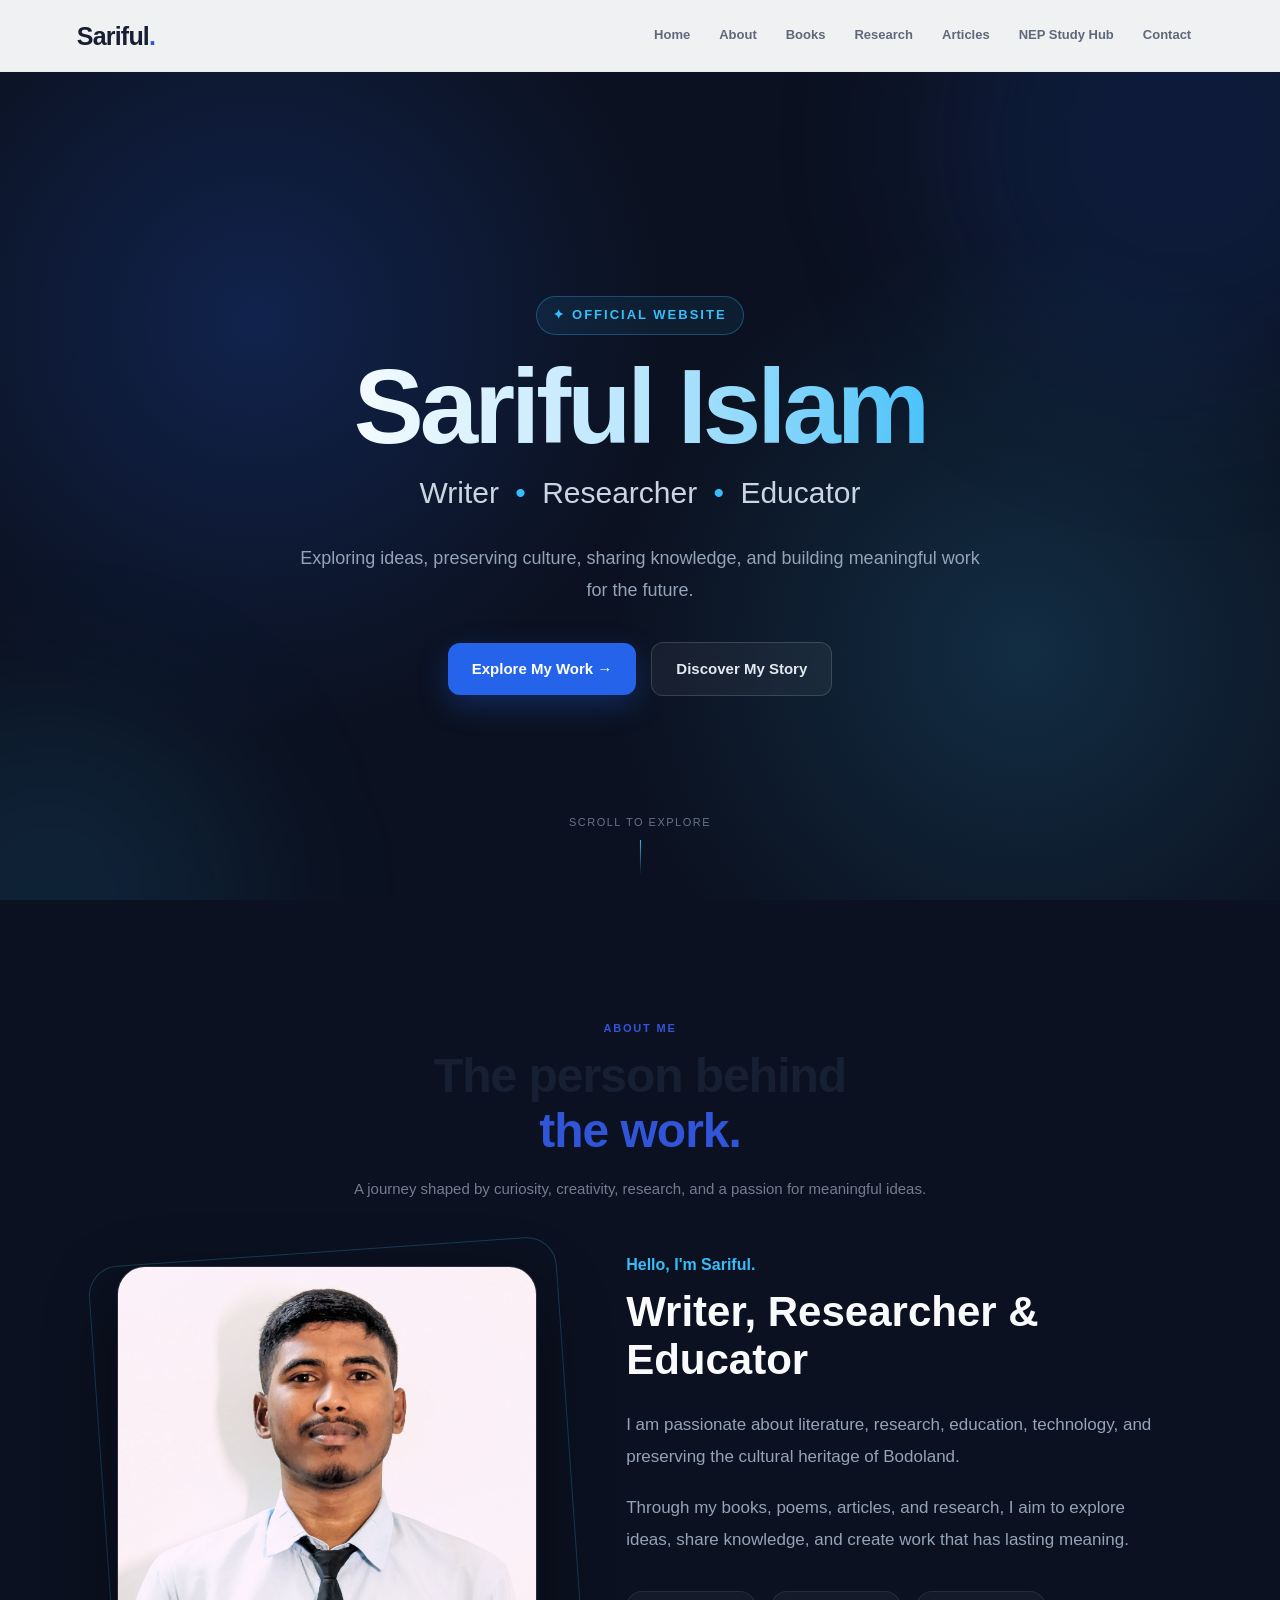
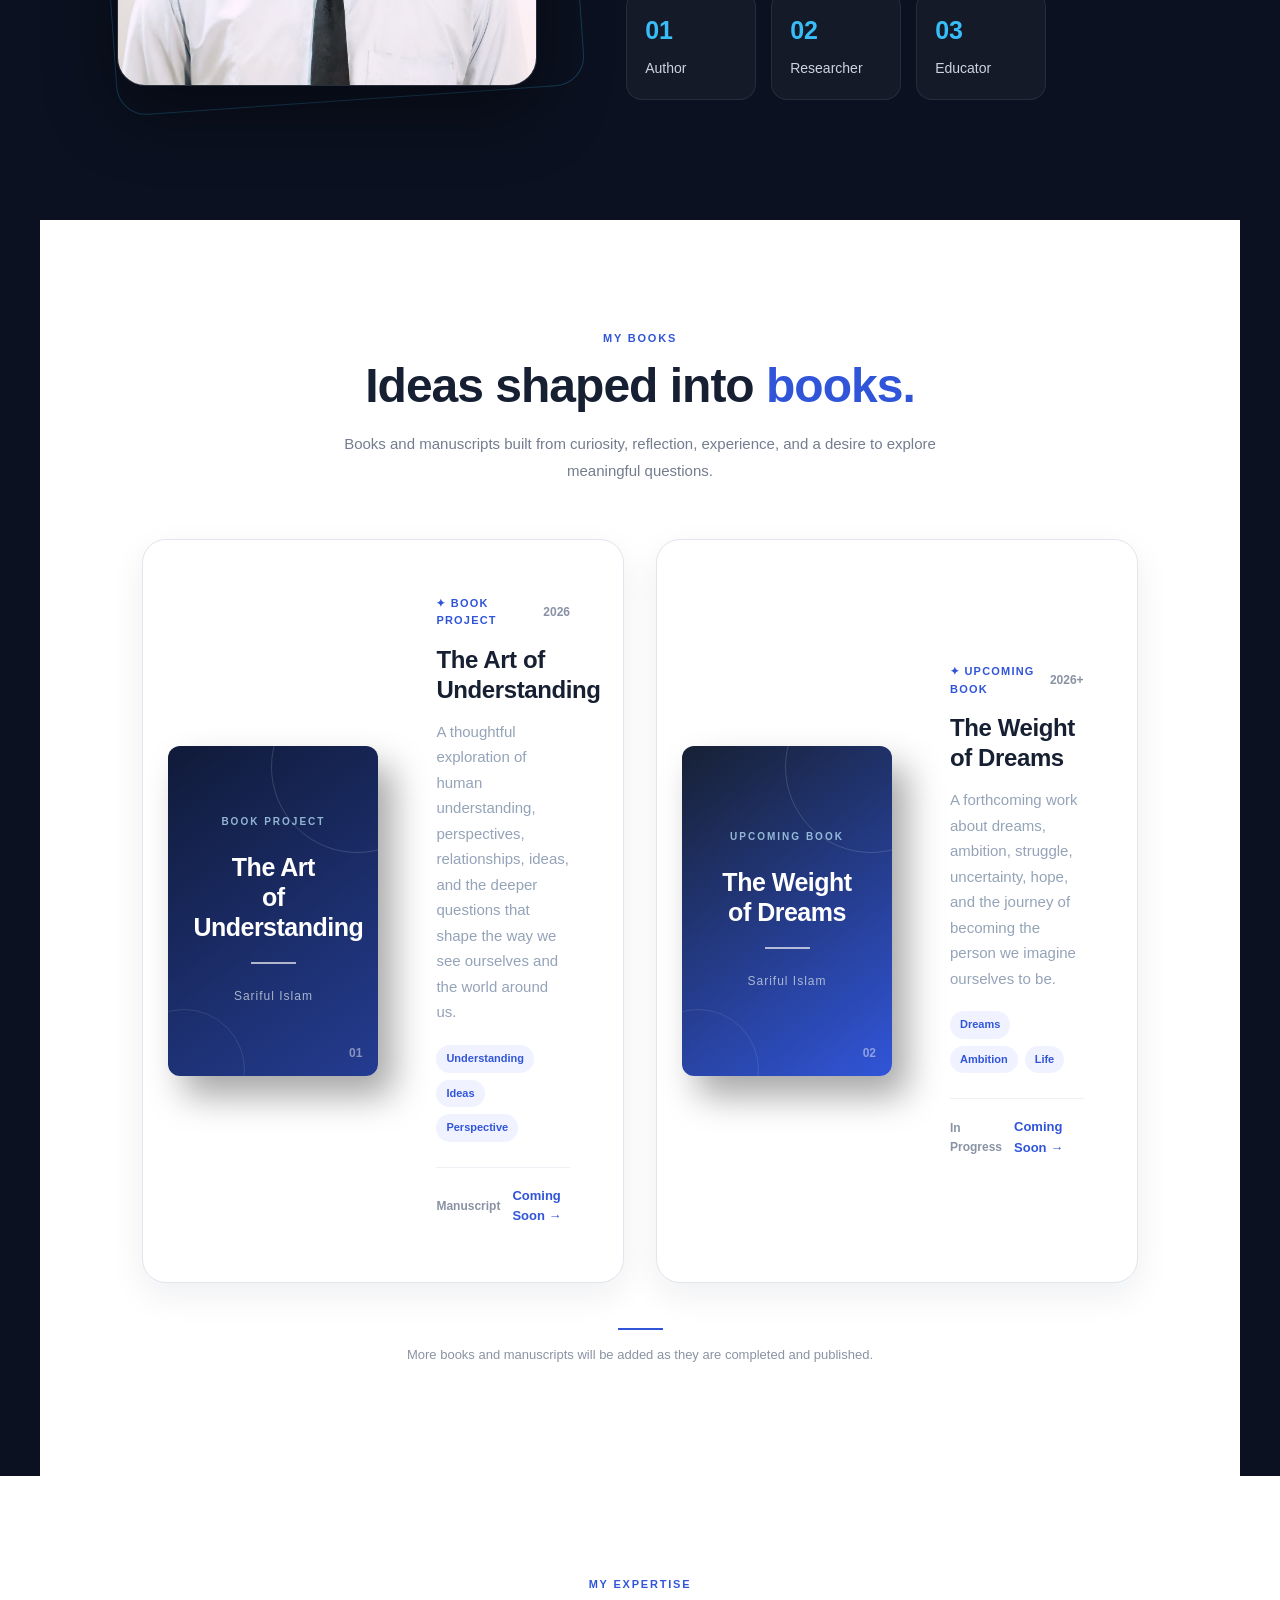
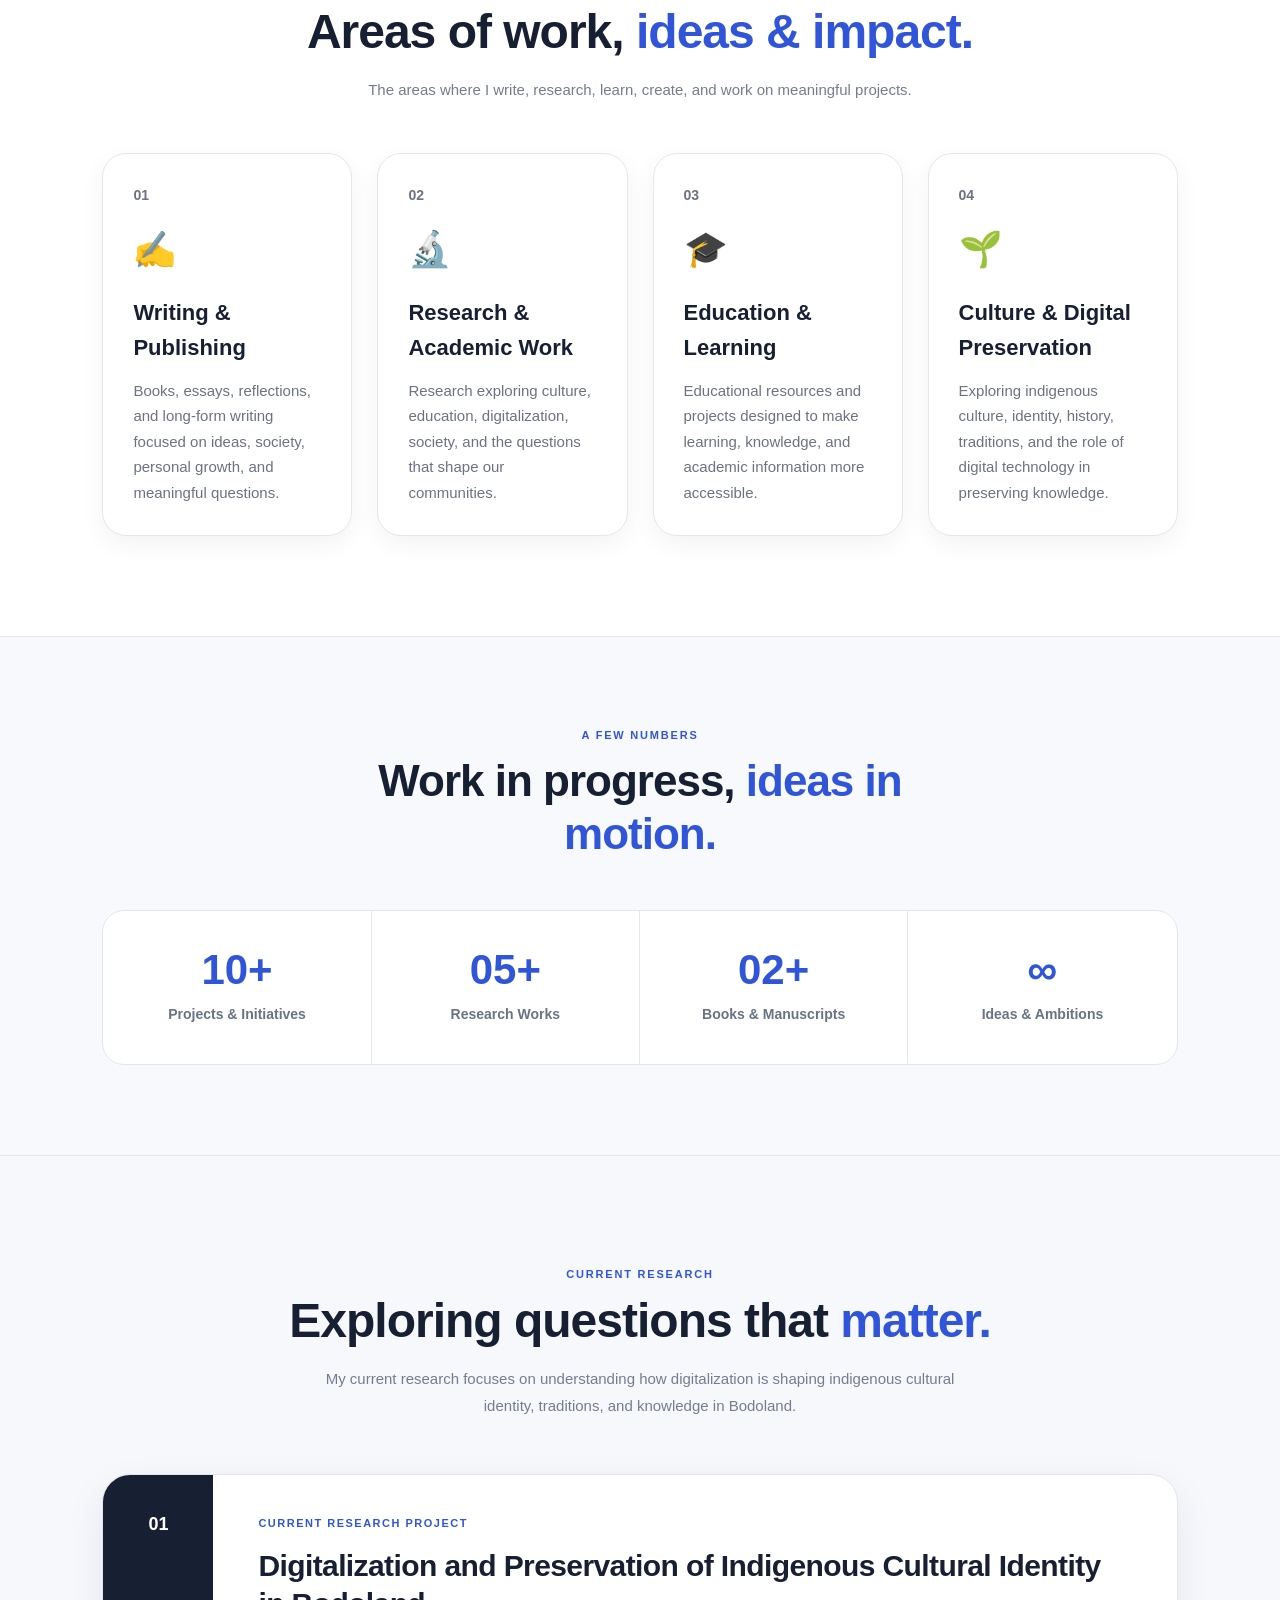
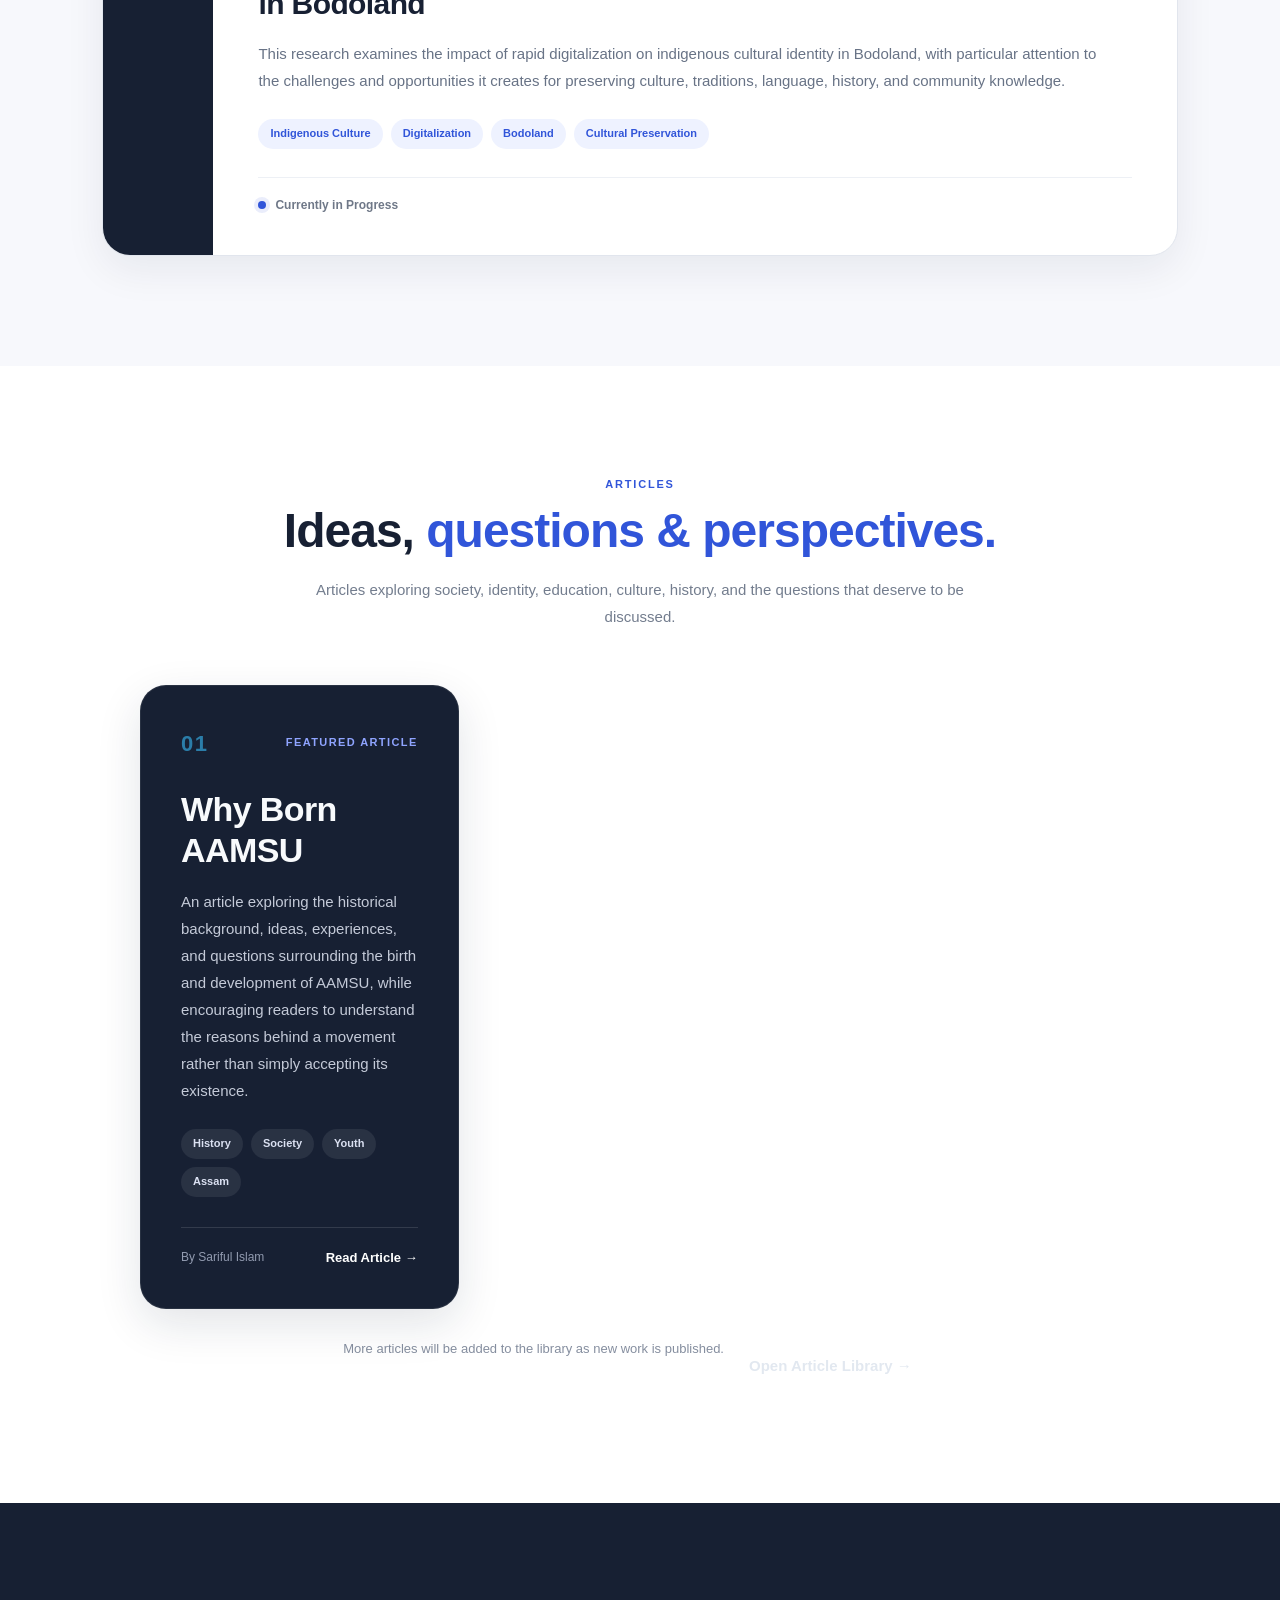
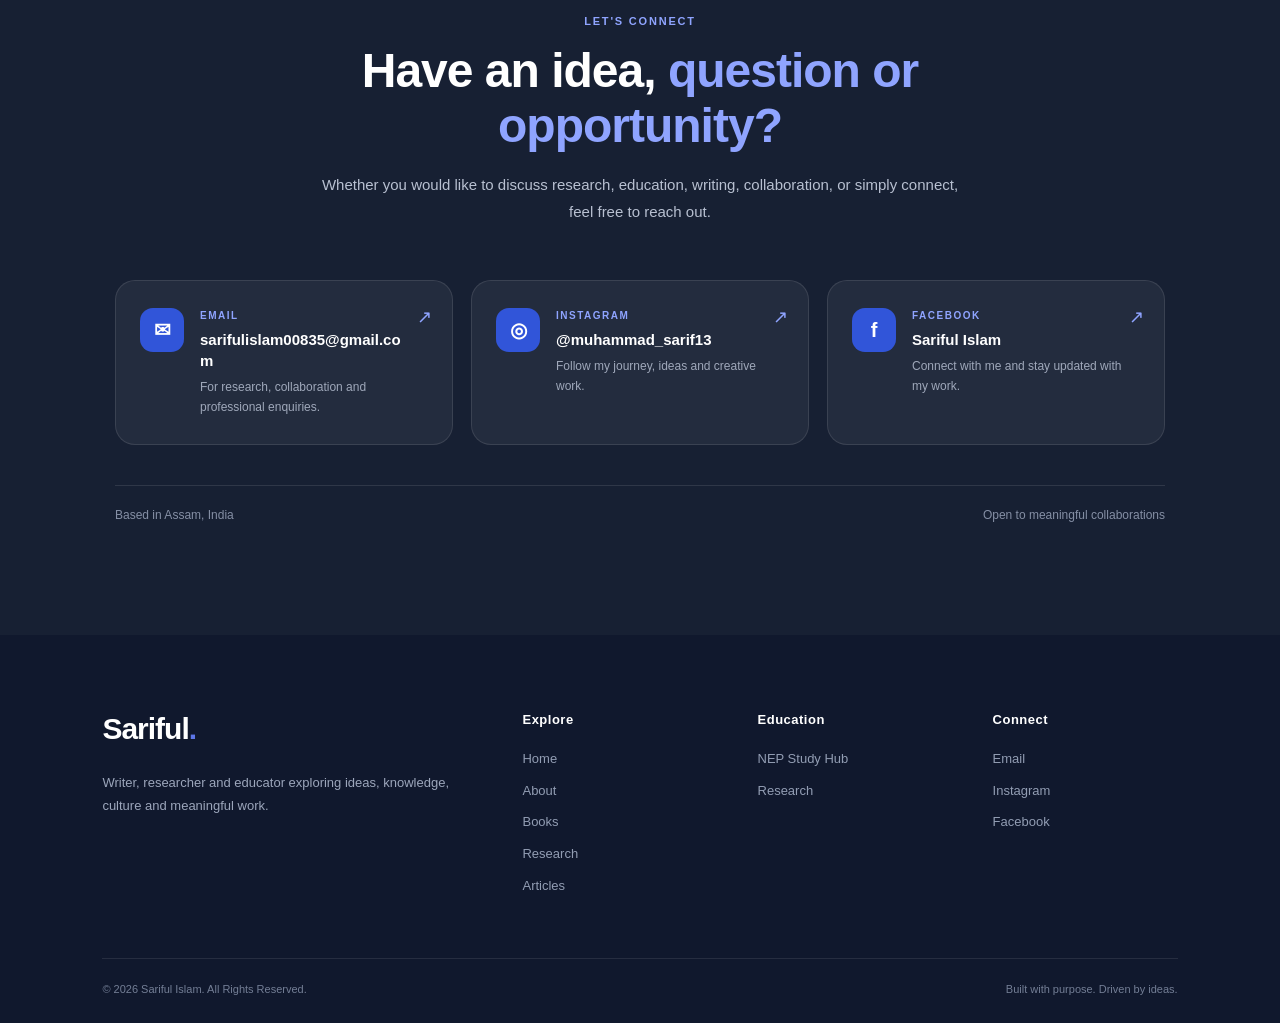
<file: index.html>
<!DOCTYPE html>
<html lang="en">
<head>
<meta charset="UTF-8">
<meta name="viewport" content="width=device-width, initial-scale=1.0">

<title>Sariful Islam | Official Website</title>

<link rel="stylesheet" href="css/style.css">

</head>
<body>

<!DOCTYPE html>
<html lang="en">
<head>
<meta charset="UTF-8">
<meta name="viewport" content="width=device-width, initial-scale=1.0">

<title>Sariful Islam | Official Website</title>

<link rel="stylesheet" href="css/style.css">

</head>
<body>

<!-- Navigation -->

<nav class="navbar">

    <a href="index.html" class="logo">
        Sariful<span>.</span>
    </a>

    <div class="nav-links">

        <a href="index.html">Home</a>
        <a href="about.html">About</a> 
        <a href="#books">Books</a>
        <a href="#research">Research</a>
        <a href="#articles">Articles</a>
        <a href="study-hub.html">NEP Study Hub</a>
        <a href="#contact">Contact</a>

    </div>

    <button class="menu-btn" aria-label="Open Menu">
        ☰
    </button>

</nav>
<!-- =========================================
     STEP 3 — PREMIUM HERO SECTION
========================================= -->

<section class="hero" id="home">

    <div ass="hero-content">

        <p class="hero-label">
            ✦ OFFICIAL WEBSITE
        </p>

        <h1>
            Sariful Islam
        </h1>

        <h2>
            Writer <span>•</span> Researcher <span>•</span> Educator
        </h2>

        <p class="hero-description">
            Exploring ideas, preserving culture, sharing knowledge,
            and building meaningful work for the future.
        </p>

        <div class="hero-buttons">

            <a href="#books" class="hero-btn primary-btn">
                Explore My Work →
            </a>

            <a href="#about" class="hero-btn secondary-btn">
                Discover My Story
            </a>

        </div>

    </div>

    <div class="hero-scroll">
        <span>Scroll to explore</span>
        <div class="scroll-line"></div>
    </div>

</section>


    <!-- =========================================
     STEP 4 — ABOUT SECTION
========================================= -->

<section class="about-section" id="about">

    <div class="section-heading">
        <p class="section-label">ABOUT ME</p>

        <h2>
            The person behind<br>
            <span>the work.</span>
        </h2>

        <p class="section-intro">
            A journey shaped by curiosity, creativity,
            research, and a passion for meaningful ideas.
        </p>
    </div>

    <div class="about-grid">

        <div class="about-image">

            <img
                src="sariful.jpg.jpeg"
                alt="Sariful Islam"
            >

        </div>

        <div class="about-content">

            <p class="about-greeting">
                Hello, I'm Sariful.
            </p>

            <h3>
                Writer, Researcher &amp; Educator
            </h3>

            <p>
                I am passionate about literature, research,
                education, technology, and preserving the
                cultural heritage of Bodoland.
            </p>

            <p>
                Through my books, poems, articles, and research,
                I aim to explore ideas, share knowledge, and
                create work that has lasting meaning.
            </p>

            <div class="about-stats">

                <div class="stat">
                    <strong>01</strong>
                    <span>Author</span>
                </div>

                <div class="stat">
                    <strong>02</strong>
                    <span>Researcher</span>
                </div>

                <div class="stat">
                    <strong>03</strong>
                    <span>Educator</span>
                </div>

            </div>

        </div>

    </div>

</section>
<!-- =========================================
     PREMIUM MY BOOKS SECTION
========================================= -->

<section class="books-section" id="books">

    <div class="section-heading">

        <p class="section-label">MY BOOKS</p>

        <h2>
            Ideas shaped into
            <span>books.</span>
        </h2>

        <p class="section-intro">
            Books and manuscripts built from curiosity,
            reflection, experience, and a desire to explore
            meaningful questions.
        </p>

    </div>


    <div class="books-grid">


        <!-- =====================================
             BOOK 01 — THE ART OF UNDERSTANDING
        ====================================== -->

        <article class="book-card">

            <div class="book-cover">

                <div class="book-cover-content">

                    <p>BOOK PROJECT</p>

                    <h3>
                        The Art<br>
                        of Understanding
                    </h3>

                    <div class="book-divider"></div>

                    <span>
                        Sariful Islam
                    </span>

                </div>

                <div class="book-cover-number">
                    01
                </div>

            </div>


            <div class="book-info">

                <div class="book-top">

                    <p class="book-status">
                        ✦ BOOK PROJECT
                    </p>

                    <span class="book-year">
                        2026
                    </span>

                </div>

                <h3>
                    The Art of Understanding
                </h3>

                <p class="book-description">
                    A thoughtful exploration of human understanding,
                    perspectives, relationships, ideas, and the
                    deeper questions that shape the way we see
                    ourselves and the world around us.
                </p>


                <div class="book-tags">

                    <span>Understanding</span>
                    <span>Ideas</span>
                    <span>Perspective</span>

                </div>


                <div class="book-bottom">

                    <span class="book-type">
                        Manuscript
                    </span>

                    <a href="#" class="book-link">
                        Coming Soon →
                    </a>

                </div>

            </div>

        </article>



        <!-- =====================================
             BOOK 02 — THE WEIGHT OF DREAMS
        ====================================== -->

        <article class="book-card">

            <div class="book-cover book-cover-alt">

                <div class="book-cover-content">

                    <p>UPCOMING BOOK</p>

                    <h3>
                        The Weight<br>
                        of Dreams
                    </h3>

                    <div class="book-divider"></div>

                    <span>
                        Sariful Islam
                    </span>

                </div>

                <div class="book-cover-number">
                    02
                </div>

            </div>


            <div class="book-info">

                <div class="book-top">

                    <p class="book-status">
                        ✦ UPCOMING BOOK
                    </p>

                    <span class="book-year">
                        2026+
                    </span>

                </div>

                <h3>
                    The Weight of Dreams
                </h3>

                <p class="book-description">
                    A forthcoming work about dreams, ambition,
                    struggle, uncertainty, hope, and the journey
                    of becoming the person we imagine ourselves
                    to be.
                </p>


                <div class="book-tags">

                    <span>Dreams</span>
                    <span>Ambition</span>
                    <span>Life</span>

                </div>


                <div class="book-bottom">

                    <span class="book-type">
                        In Progress
                    </span>

                    <a href="#" class="book-link">
                        Coming Soon →
                    </a>

                </div>

            </div>

        </article>

    </div>


    <!-- =====================================
         BOOKS FOOTNOTE
    ====================================== -->

    <div class="books-footer">

        <div class="books-footer-line"></div>

        <p>
            More books and manuscripts will be added
            as they are completed and published.
        </p>

    </div>

</section>
    
<!-- =========================================
     EXPERTISE SECTION
========================================= -->

<section class="expertise-section" id="expertise">

    <div class="section-heading">

        <p class="section-label">MY EXPERTISE</p>

        <h2>
            Areas of work,
            <span>ideas &amp; impact.</span>
        </h2>

        <p class="section-intro">
            The areas where I write, research, learn,
            create, and work on meaningful projects.
        </p>

    </div>


    <div class="expertise-grid">

        <article class="expertise-card">

            <div class="expertise-number">01</div>

            <div class="expertise-icon">✍️</div>

            <h3>Writing &amp; Publishing</h3>

            <p>
                Books, essays, reflections, and long-form
                writing focused on ideas, society,
                personal growth, and meaningful questions.
            </p>

        </article>


        <article class="expertise-card">

            <div class="expertise-number">02</div>

            <div class="expertise-icon">🔬</div>

            <h3>Research &amp; Academic Work</h3>

            <p>
                Research exploring culture, education,
                digitalization, society, and the questions
                that shape our communities.
            </p>

        </article>


        <article class="expertise-card">

            <div class="expertise-number">03</div>

            <div class="expertise-icon">🎓</div>

            <h3>Education &amp; Learning</h3>

            <p>
                Educational resources and projects designed
                to make learning, knowledge, and academic
                information more accessible.
            </p>

        </article>


        <article class="expertise-card">

            <div class="expertise-number">04</div>

            <div class="expertise-icon">🌱</div>

            <h3>Culture &amp; Digital Preservation</h3>

            <p>
                Exploring indigenous culture, identity,
                history, traditions, and the role of
                digital technology in preserving knowledge.
            </p>

        </article>

    </div>

</section>

<!-- =========================================
     STATISTICS SECTION
========================================= -->

<section class="stats-section">

    <div class="stats-intro">

        <p class="section-label">A FEW NUMBERS</p>

        <h2>
            Work in progress,
            <span>ideas in motion.</span>
        </h2>

    </div>


    <div class="stats-grid">

        <div class="stat-item">
            <strong>10+</strong>
            <span>Projects &amp; Initiatives</span>
        </div>

        <div class="stat-item">
            <strong>05+</strong>
            <span>Research Works</span>
        </div>

        <div class="stat-item">
            <strong>02+</strong>
            <span>Books &amp; Manuscripts</span>
        </div>

        <div class="stat-item">
            <strong>∞</strong>
            <span>Ideas &amp; Ambitions</span>
        </div>

    </div>

</section>

    <!-- =========================================
     CURRENT RESEARCH
========================================= -->

<section class="research-section" id="research">

    <div class="section-heading">

        <p class="section-label">CURRENT RESEARCH</p>

        <h2>
            Exploring questions that
            <span>matter.</span>
        </h2>

        <p class="section-intro">
            My current research focuses on understanding
            how digitalization is shaping indigenous cultural
            identity, traditions, and knowledge in Bodoland.
        </p>

    </div>


    <article class="research-feature">

        <div class="research-feature-number">
            01
        </div>


        <div class="research-feature-content">

            <p class="research-type">
                CURRENT RESEARCH PROJECT
            </p>

            <h3>
                Digitalization and Preservation
                of Indigenous Cultural Identity
                in Bodoland
            </h3>

            <p class="research-description">
                This research examines the impact of rapid
                digitalization on indigenous cultural identity
                in Bodoland, with particular attention to the
                challenges and opportunities it creates for
                preserving culture, traditions, language,
                history, and community knowledge.
            </p>


            <div class="research-tags">

                <span>Indigenous Culture</span>
                <span>Digitalization</span>
                <span>Bodoland</span>
                <span>Cultural Preservation</span>

            </div>


            <div class="research-status">

                <span class="status-dot"></span>

                <span>
                    Currently in Progress
                </span>

            </div>

        </div>

    </article>

</section>
 <!-- =========================================
     ARTICLE SECTION
========================================= -->

<section class="articles-section" id="articles">

    <div class="section-heading">

        <p class="section-label">ARTICLES</p>

        <h2>
            Ideas,
            <span>questions & perspectives.</span>
        </h2>

        <p class="section-intro">
            Articles exploring society, identity, education,
            culture, history, and the questions that deserve
            to be discussed.
        </p>

    </div>


    <div class="articles-grid">


        <!-- ARTICLE 01 -->

        <article class="article-card featured-article">

            <div class="article-meta">

                <span class="article-number">
                    01
                </span>

                <span class="article-type">
                    FEATURED ARTICLE
                </span>

            </div>


            <div class="article-content">

                <h3>
                    Why Born AAMSU
                </h3>

                <p>
                    An article exploring the historical background,
                    ideas, experiences, and questions surrounding
                    the birth and development of AAMSU, while
                    encouraging readers to understand the reasons
                    behind a movement rather than simply accepting
                    its existence.
                </p>


                <div class="article-tags">

                    <span>History</span>
                    <span>Society</span>
                    <span>Youth</span>
                    <span>Assam</span>

                </div>


                <div class="article-bottom">

                    <span>
                        By Sariful Islam
                    </span>

                    <a
                        href="Article.html"
                        class="article-link"
                    >
                        Read Article →
                    </a>

                </div>

            </div>

        </article>

    </div>


    <div class="articles-more">

        <p>
            More articles will be added to the library
            as new work is published.
        </p>

        <a
            href="Article.html"
            class="hero-btn secondary-btn"
        >
            Open Article Library →
        </a>

    </div>

</section>   
   
</section>

<!-- =========================================
     PREMIUM CONTACT SECTION
========================================= -->

<section class="contact-section" id="contact">

    <div class="contact-heading">

        <p class="section-label">LET'S CONNECT</p>

        <h2>
            Have an idea,
            <span>question or opportunity?</span>
        </h2>

        <p>
            Whether you would like to discuss research,
            education, writing, collaboration, or simply
            connect, feel free to reach out.
        </p>

    </div>


    <div class="contact-grid">


        <!-- EMAIL -->

        <a
            href="mailto:sarifulislam00835@gmail.com"
            class="contact-card"
        >

            <div class="contact-icon">
                ✉
            </div>

            <div>

                <span class="contact-type">
                    EMAIL
                </span>

                <h3>
                    sarifulislam00835@gmail.com
                </h3>

                <p>
                    For research, collaboration and
                    professional enquiries.
                </p>

            </div>

            <span class="contact-arrow">
                ↗
            </span>

        </a>


        <!-- INSTAGRAM -->

        <a
            href="https://www.instagram.com/muhammad_sarif13"
            target="_blank"
            rel="noopener"
            class="contact-card"
        >

            <div class="contact-icon">
                ◎
            </div>

            <div>

                <span class="contact-type">
                    INSTAGRAM
                </span>

                <h3>
                    @muhammad_sarif13
                </h3>

                <p>
                    Follow my journey, ideas and
                    creative work.
                </p>

            </div>

            <span class="contact-arrow">
                ↗
            </span>

        </a>


        <!-- FACEBOOK -->

        <a
            href="https://www.facebook.com/share/17vDSxPiMW/"
            target="_blank"
            rel="noopener"
            class="contact-card"
        >

            <div class="contact-icon">
                f
            </div>

            <div>

                <span class="contact-type">
                    FACEBOOK
                </span>

                <h3>
                    Sariful Islam
                </h3>

                <p>
                    Connect with me and stay updated
                    with my work.
                </p>

            </div>

            <span class="contact-arrow">
                ↗
            </span>

        </a>

    </div>


    <div class="contact-footer">

        <span>
            Based in Assam, India
        </span>

        <span>
            Open to meaningful collaborations
        </span>

    </div>

</section>

<!-- =========================================
     PREMIUM FOOTER
========================================= -->

<footer class="site-footer">

    <div class="footer-main">

        <div class="footer-brand">

            <a href="index.html" class="footer-logo">
                Sariful<span>.</span>
            </a>

            <p>
                Writer, researcher and educator exploring
                ideas, knowledge, culture and meaningful work.
            </p>

        </div>


        <div class="footer-column">

            <h4>Explore</h4>

            <a href="index.html">Home</a>
            <a href="#about">About</a>
            <a href="#books">Books</a>
            <a href="#research">Research</a>
            <a href="#articles">Articles</a>

        </div>


        <div class="footer-column">

            <h4>Education</h4>

            <a href="study-hub.html">
                NEP Study Hub
            </a>

            <a href="#research">
                Research
            </a>

        </div>


        <div class="footer-column">

            <h4>Connect</h4>

            <a href="mailto:sarifulislam00835@gmail.com">
                Email
            </a>

            <a
                href="https://www.instagram.com/muhammad_sarif13"
                target="_blank"
                rel="noopener"
            >
                Instagram
            </a>

            <a
                href="https://www.facebook.com/share/17vDSxPiMW/"
                target="_blank"
                rel="noopener"
            >
                Facebook
            </a>

        </div>

    </div>


    <div class="footer-bottom">

        <p>
            © 2026 Sariful Islam. All Rights Reserved.
        </p>

        <p>
            Built with purpose. Driven by ideas.
        </p>

    </div>

</footer>
<script src="js/script.js"></script>

</body>
</html>
</file>
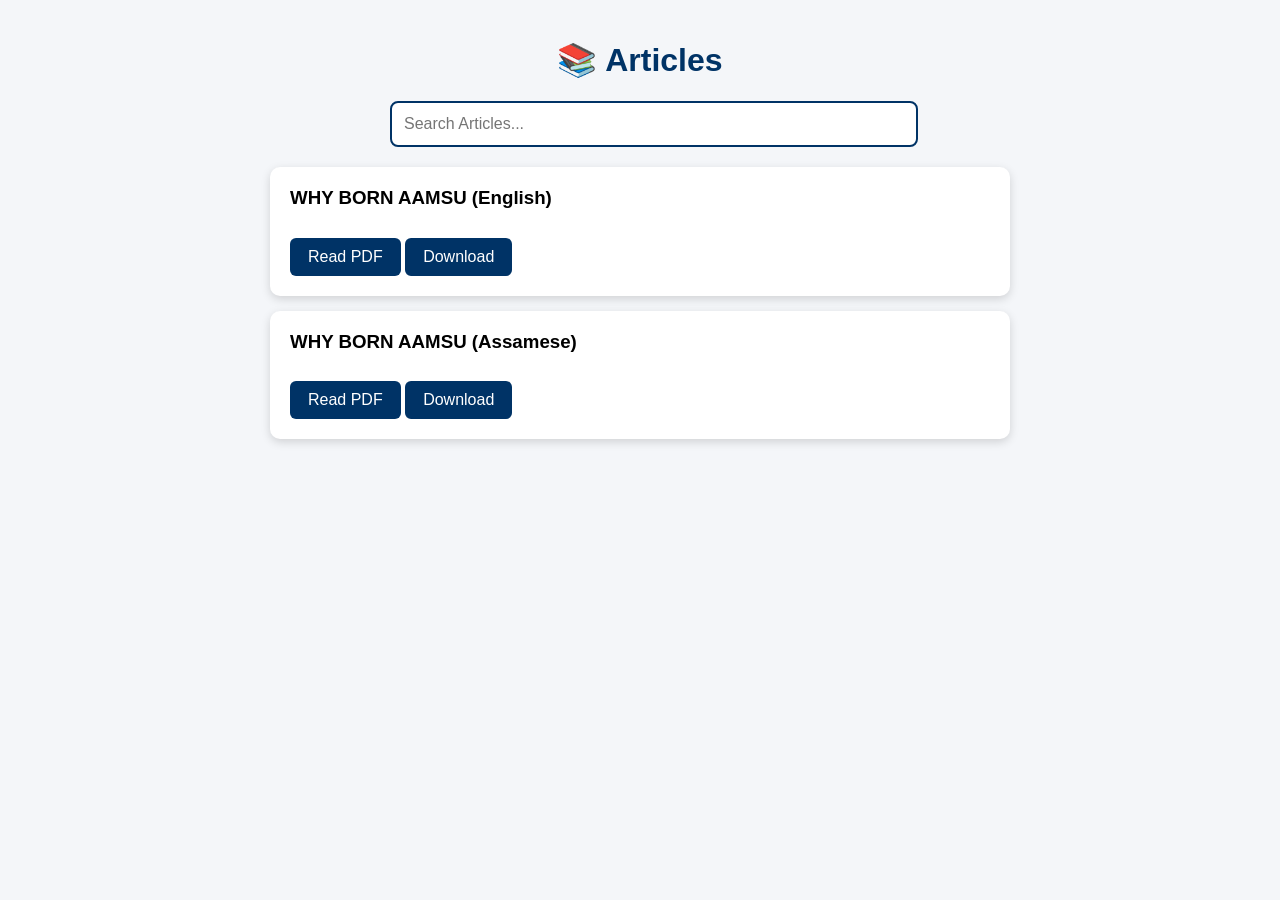
<file: Article.html>
<!DOCTYPE html>
<html lang="en">
<head>
<meta charset="UTF-8">
<meta name="viewport" content="width=device-width, initial-scale=1.0">
<title>Articles | Sariful Islam</title>

<style>
body{
    font-family: Arial, sans-serif;
    background:#f4f6f9;
    margin:0;
    padding:20px;
}

h1{
    text-align:center;
    color:#003366;
}

.search-box{
    max-width:500px;
    margin:20px auto;
}

.search-box input{
    width:100%;
    padding:12px;
    border:2px solid #003366;
    border-radius:8px;
    font-size:16px;
}

.article{
    background:white;
    max-width:700px;
    margin:15px auto;
    padding:20px;
    border-radius:10px;
    box-shadow:0 3px 10px rgba(0,0,0,0.15);
}

.article h3{
    margin-top:0;
}

.btn{
    display:inline-block;
    margin-top:10px;
    padding:10px 18px;
    background:#003366;
    color:white;
    text-decoration:none;
    border-radius:6px;
}

.btn:hover{
    background:#0055aa;
}
</style>
</head>

<body>

<h1>📚 Articles</h1>

<div class="search-box">
<input type="text" id="search" placeholder="Search Articles..." onkeyup="searchArticle()">
</div>

<div class="article">
<h3>WHY BORN AAMSU (English)</h3>
<a class="btn" href="Why_Born_AAMSU_English.pdf" target="_blank">Read PDF</a>
<a class="btn" href="Why_Born_AAMSU_English.pdf" download>Download</a>
</div>

<div class="article">
<h3>WHY BORN AAMSU (Assamese)</h3>
<a class="btn" href="Why_Born_AAMSU_Assamese.pdf" target="_blank">Read PDF</a>
<a class="btn" href="Why_Born_AAMSU_Assamese.pdf" download>Download</a>
</div>

<script>
function searchArticle(){
let input=document.getElementById("search").value.toLowerCase();
let articles=document.getElementsByClassName("article");

for(let i=0;i<articles.length;i++){
let text=articles[i].innerText.toLowerCase();

if(text.indexOf(input)>-1){
articles[i].style.display="";
}else{
articles[i].style.display="none";
}
}
}
</script>

</body>
</html>
</file>
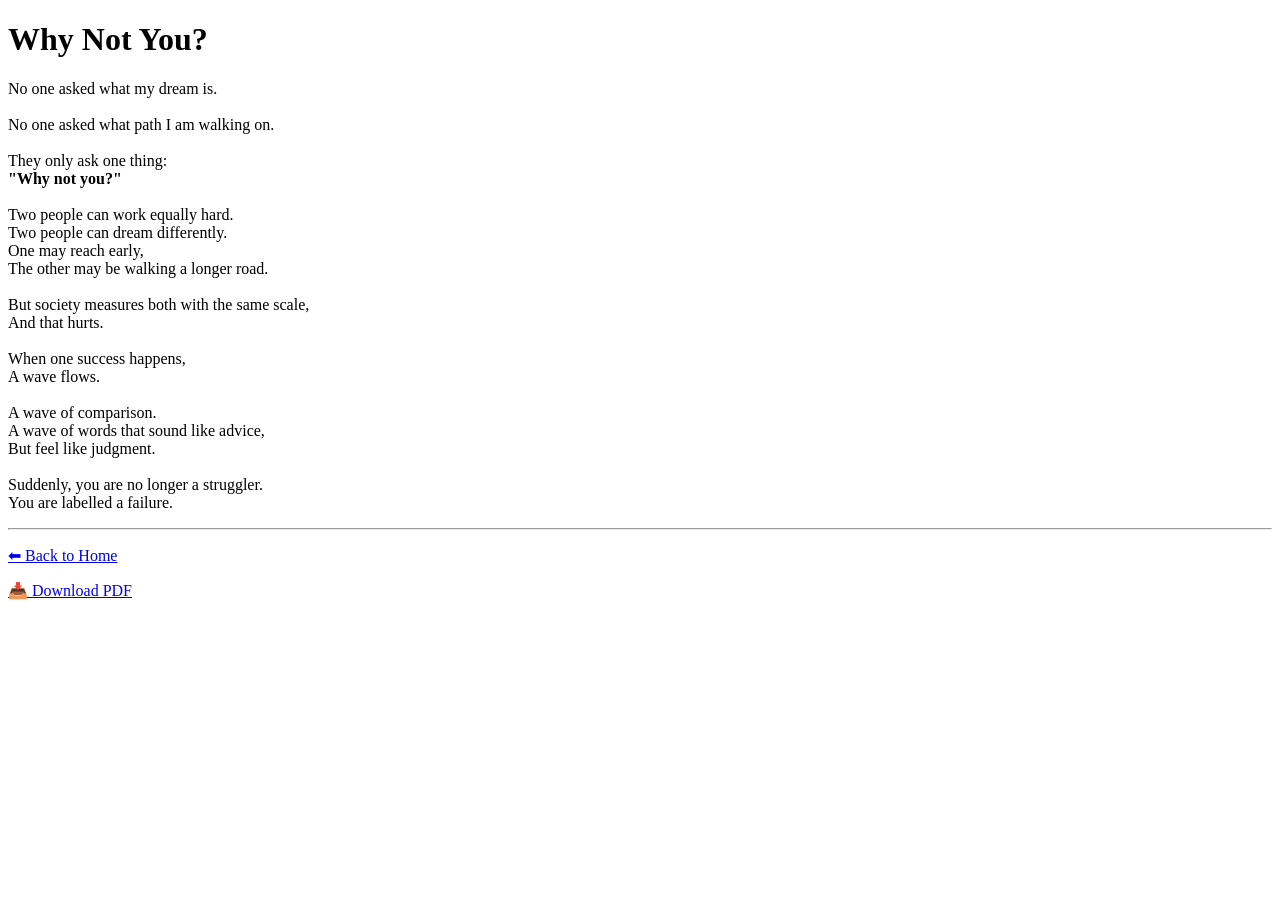
<file: poem1.html>
<!DOCTYPE html>
<html lang="en">
<head>
<meta charset="UTF-8">
<meta name="viewport" content="width=device-width, initial-scale=1.0">
<title>Why Not You?</title>
</head>
<body>

<h1>Why Not You?</h1>

<p>
No one asked what my dream is.<br><br>

No one asked what path I am walking on.<br><br>

They only ask one thing:<br>
<b>"Why not you?"</b><br><br>

Two people can work equally hard.<br>
Two people can dream differently.<br>
One may reach early,<br>
The other may be walking a longer road.<br><br>

But society measures both with the same scale,<br>
And that hurts.<br><br>

When one success happens,<br>
A wave flows.<br><br>

A wave of comparison.<br>
A wave of words that sound like advice,<br>
But feel like judgment.<br><br>

Suddenly, you are no longer a struggler.<br>
You are labelled a failure.
</p>

<hr>

<p><a href="index.html">⬅ Back to Home</a></p>

</body>
</html>
<p>
  <a href="Why_Not_You.pdf" download>
    📥 Download PDF
  </a>
</p>
</file>
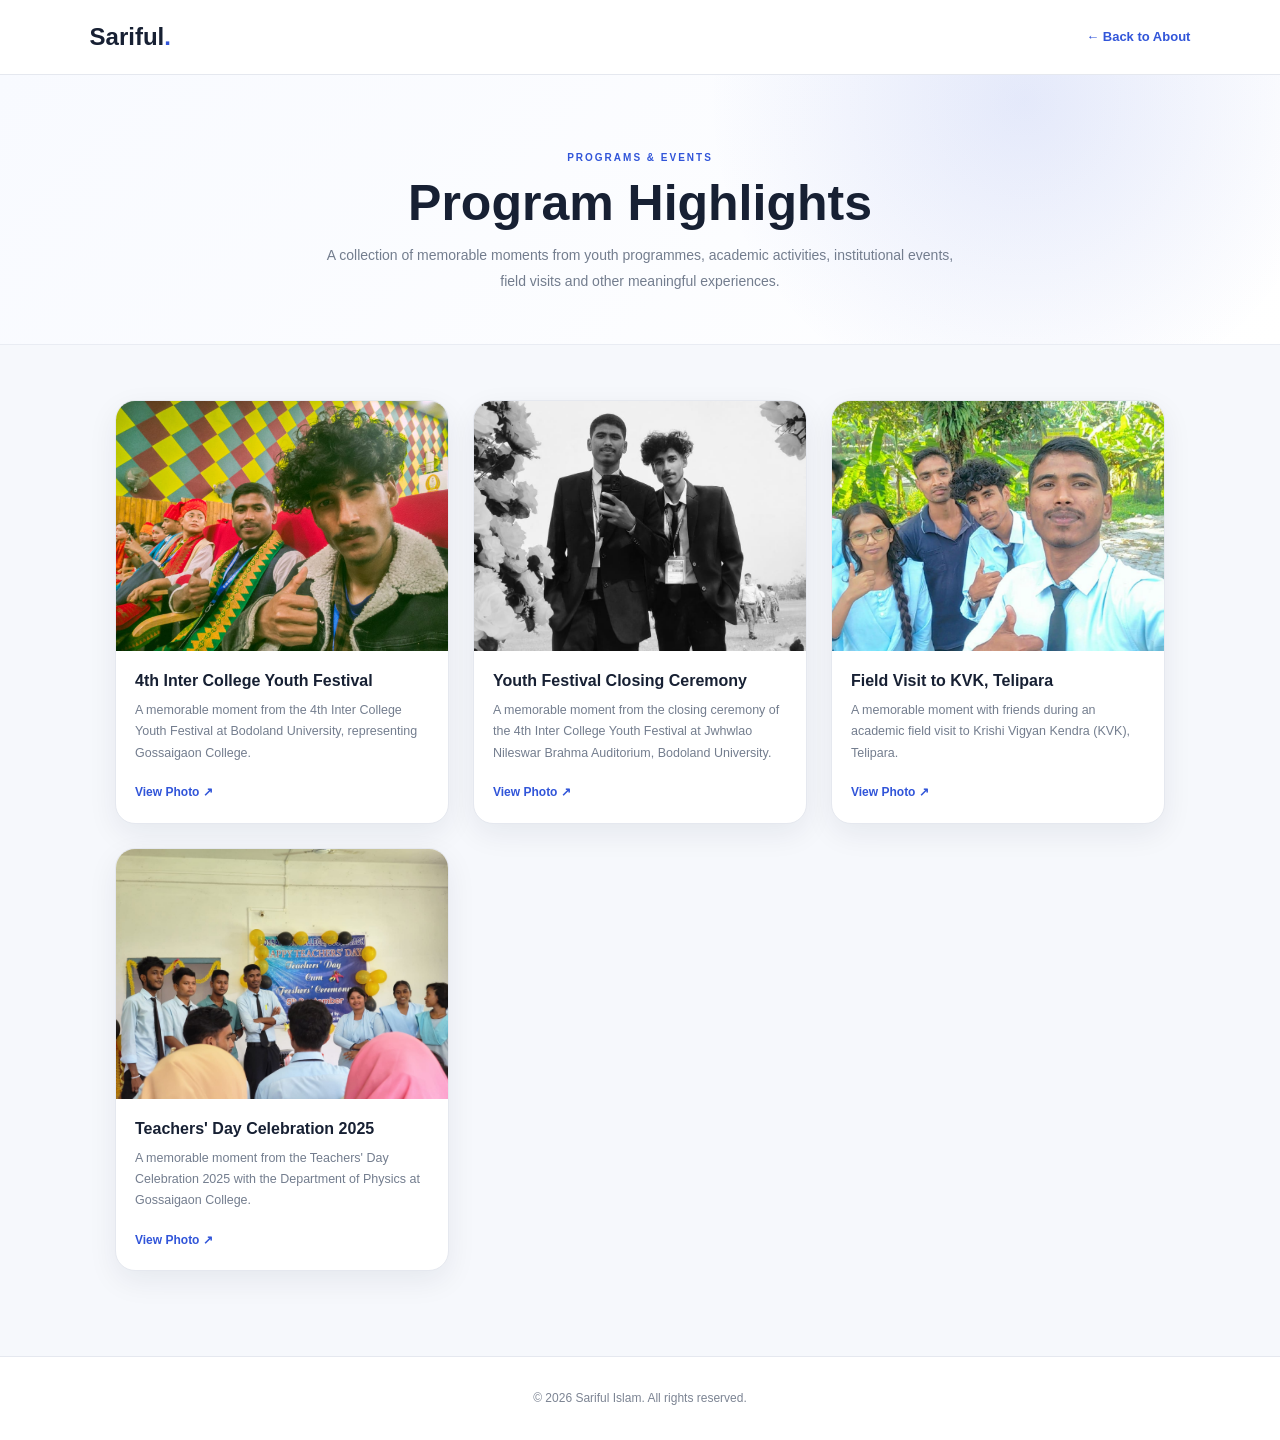
<file: program-gallery.html>
<!DOCTYPE html>
<html lang="en">

<head>

    <meta charset="UTF-8">

    <meta
        name="viewport"
        content="width=device-width, initial-scale=1.0"
    >

    <title>
        Program Highlights | Sariful Islam
    </title>

    <style>

        *{
            margin:0;
            padding:0;
            box-sizing:border-box;
        }

        :root{
            --primary:#3155d9;
            --text:#172033;
            --muted:#737d8e;
            --border:#e5e8ef;
            --light:#f6f8fc;
            --white:#ffffff;
        }

        body{
            font-family:Arial, Helvetica, sans-serif;
            background:var(--light);
            color:var(--text);
            line-height:1.6;
        }

        .topbar{
            position:sticky;
            top:0;
            z-index:100;

            display:flex;
            justify-content:space-between;
            align-items:center;

            padding:18px 7%;

            background:rgba(255,255,255,.95);
            border-bottom:1px solid var(--border);

            backdrop-filter:blur(12px);
        }

        .logo{
            color:var(--text);
            font-size:24px;
            font-weight:850;
        }

        .logo span{
            color:var(--primary);
        }

        .back-link{
            color:var(--primary);
            text-decoration:none;
            font-size:13px;
            font-weight:800;
        }

        .gallery-hero{
            padding:75px 7% 50px;
            text-align:center;

            background:
                radial-gradient(
                    circle at 80% 10%,
                    rgba(49,85,217,.12),
                    transparent 30%
                ),
                linear-gradient(
                    135deg,
                    #f8faff,
                    #ffffff
                );

            border-bottom:1px solid #e9ecf3;
        }

        .gallery-label{
            margin-bottom:10px;
            color:var(--primary);
            font-size:10px;
            font-weight:850;
            letter-spacing:2px;
        }

        .gallery-hero h1{
            margin-bottom:12px;
            font-size:clamp(34px,5vw,50px);
            line-height:1.1;
        }

        .gallery-hero p{
            max-width:650px;
            margin:auto;
            color:var(--muted);
            font-size:14px;
            line-height:1.8;
        }

        .gallery-grid{
            max-width:1100px;
            margin:0 auto;
            padding:55px 25px 85px;

            display:grid;
            grid-template-columns:repeat(3,1fr);
            gap:24px;
        }

        .gallery-card{
            overflow:hidden;
            background:var(--white);

            border:1px solid var(--border);
            border-radius:20px;

            box-shadow:
                0 10px 30px rgba(20,30,60,.07);

            transition:.3s ease;
        }

        .gallery-card:hover{
            transform:translateY(-5px);

            box-shadow:
                0 18px 42px rgba(20,30,60,.11);
        }

        .gallery-card img{
            width:100%;
            height:250px;
            display:block;
            object-fit:cover;
        }

        .card-info{
            padding:19px;
        }

        .card-info h3{
            margin-bottom:8px;
            color:var(--text);
            font-size:16px;
            line-height:1.4;
        }

        .card-info p{
            margin-bottom:14px;
            color:var(--muted);
            font-size:12.5px;
            line-height:1.7;
        }

        .view-photo{
            color:var(--primary);
            text-decoration:none;
            font-size:12px;
            font-weight:850;
        }

        .view-photo:hover{
            text-decoration:underline;
        }

        footer{
            padding:32px 20px;
            text-align:center;

            background:#ffffff;
            border-top:1px solid var(--border);

            color:#7c8493;
            font-size:12px;
        }

        @media(max-width:850px){

            .gallery-grid{
                grid-template-columns:repeat(2,1fr);
            }

        }

        @media(max-width:600px){

            .topbar{
                padding:16px 20px;
            }

            .gallery-hero{
                padding:55px 20px 38px;
            }

            .gallery-grid{
                grid-template-columns:1fr;
                padding:35px 18px 65px;
            }

            .gallery-card img{
                height:auto;
                aspect-ratio:4/3;
            }

        }

    </style>

</head>

<body>

<header class="topbar">

    <div class="logo">
        Sariful<span>.</span>
    </div>

    <a
        href="about.html"
        class="back-link"
    >
        ← Back to About
    </a>

</header>


<section class="gallery-hero">

    <div class="gallery-label">
        PROGRAMS & EVENTS
    </div>

    <h1>
        Program Highlights
    </h1>

    <p>
        A collection of memorable moments from youth programmes,
        academic activities, institutional events, field visits
        and other meaningful experiences.
    </p>

</section>


<main class="gallery-grid">


    <!-- PHOTO 06 -->

    <article class="gallery-card">

        <img
            src="gallery/gallery-06.jpg.jpeg"
            alt="4th Inter College Youth Festival at Bodoland University"
        >

        <div class="card-info">

            <h3>
                4th Inter College Youth Festival
            </h3>

            <p>
                A memorable moment from the 4th Inter College
                Youth Festival at Bodoland University,
                representing Gossaigaon College.
            </p>

            <a
                href="gallery/gallery-06.jpg.jpeg"
                target="_blank"
                class="view-photo"
            >
                View Photo ↗
            </a>

        </div>

    </article>


    <!-- PHOTO 05 -->

    <article class="gallery-card">

        <img
            src="gallery/gallery-05.jpg.jpeg"
            alt="4th Inter College Youth Festival Closing Ceremony"
        >

        <div class="card-info">

            <h3>
                Youth Festival Closing Ceremony
            </h3>

            <p>
                A memorable moment from the closing ceremony
                of the 4th Inter College Youth Festival at
                Jwhwlao Nileswar Brahma Auditorium,
                Bodoland University.
            </p>

            <a
                href="gallery/gallery-05.jpg.jpeg"
                target="_blank"
                class="view-photo"
            >
                View Photo ↗
            </a>

        </div>

    </article>


    <!-- PHOTO 02 -->

    <article class="gallery-card">

        <img
            src="gallery/gallery-02.jpg.jpeg"
            alt="Field Visit to KVK Telipara"
        >

        <div class="card-info">

            <h3>
                Field Visit to KVK, Telipara
            </h3>

            <p>
                A memorable moment with friends during an
                academic field visit to Krishi Vigyan Kendra
                (KVK), Telipara.
            </p>

            <a
                href="gallery/gallery-02.jpg.jpeg"
                target="_blank"
                class="view-photo"
            >
                View Photo ↗
            </a>

        </div>

    </article>


    <!-- PHOTO 01 -->

    <article class="gallery-card">

        <img
            src="gallery/gallery-01.jpg.jpeg"
            alt="Teachers' Day Celebration 2025"
        >

        <div class="card-info">

            <h3>
                Teachers' Day Celebration 2025
            </h3>

            <p>
                A memorable moment from the Teachers' Day
                Celebration 2025 with the Department of Physics
                at Gossaigaon College.
            </p>

            <a
                href="gallery/gallery-01.jpg.jpeg"
                target="_blank"
                class="view-photo"
            >
                View Photo ↗
            </a>

        </div>

    </article>


</main>


<footer>
    © 2026 Sariful Islam. All rights reserved.
</footer>

</body>
</html>
</file>
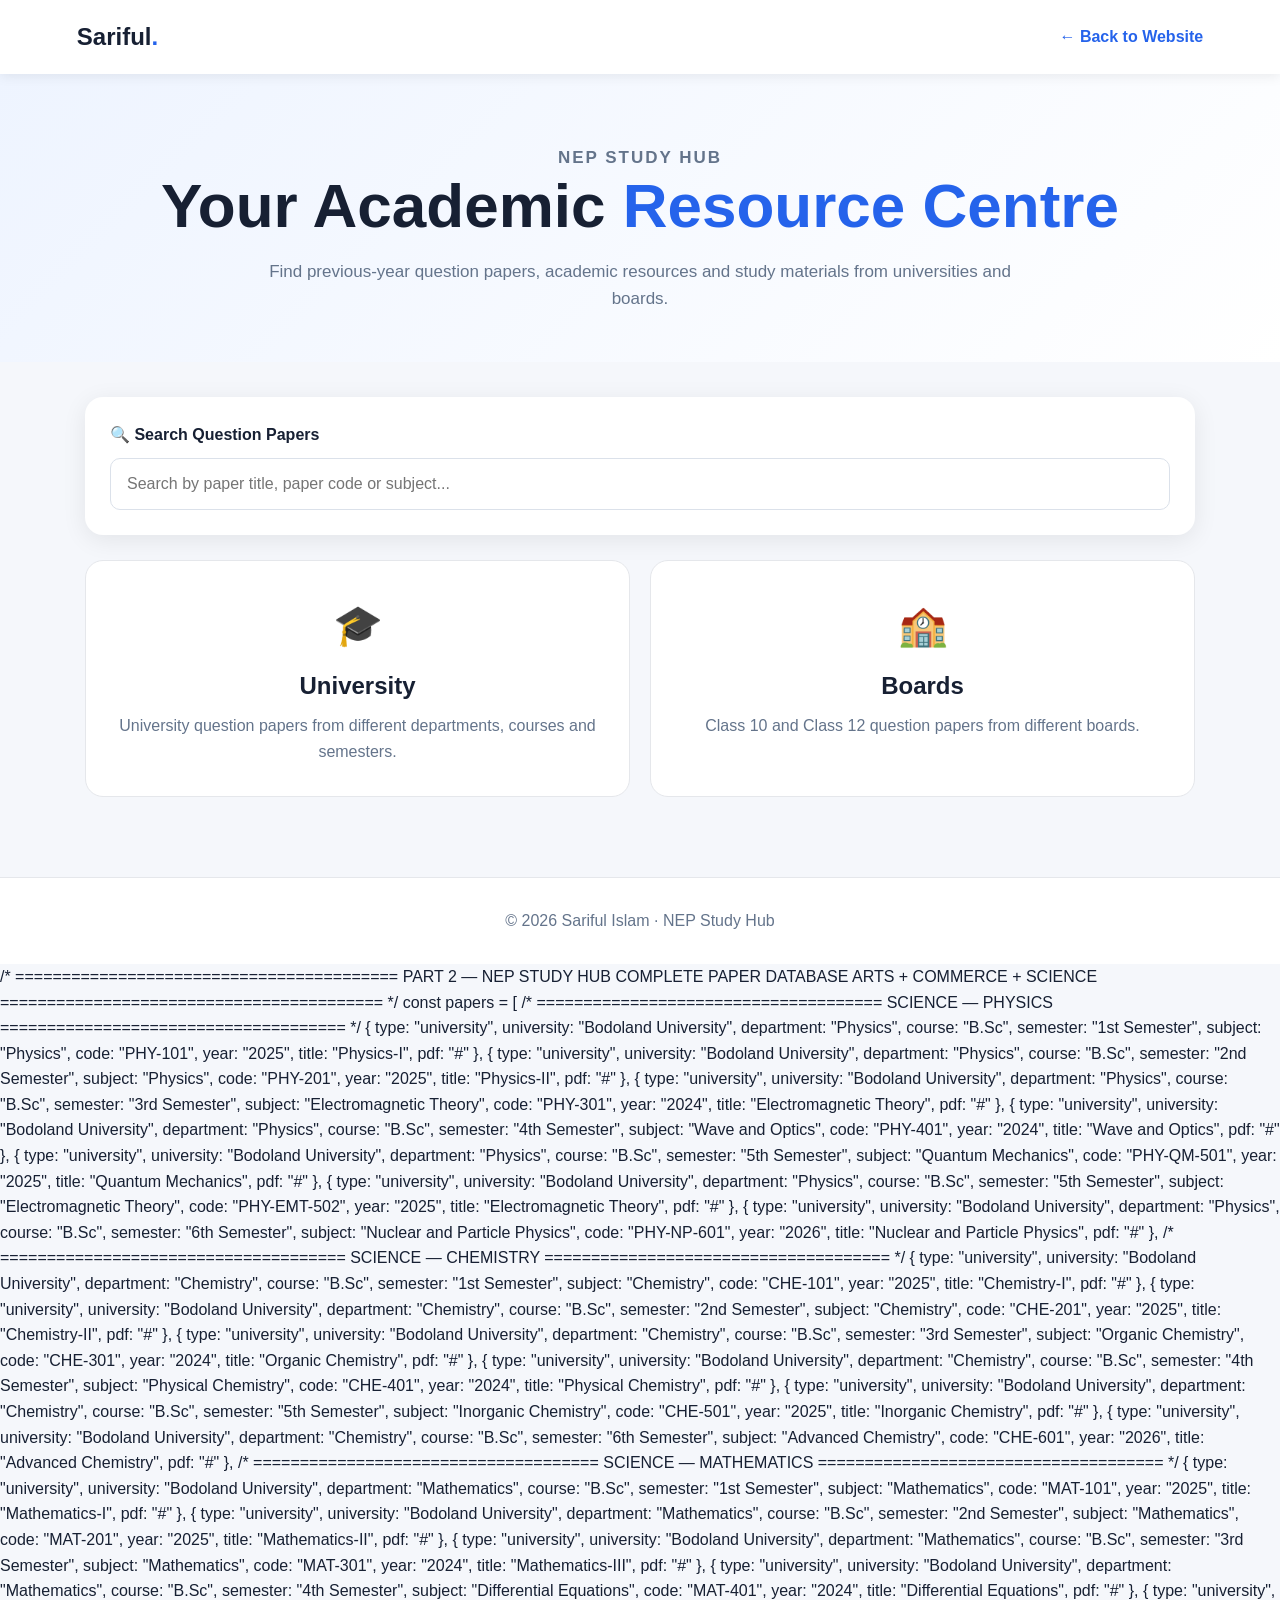
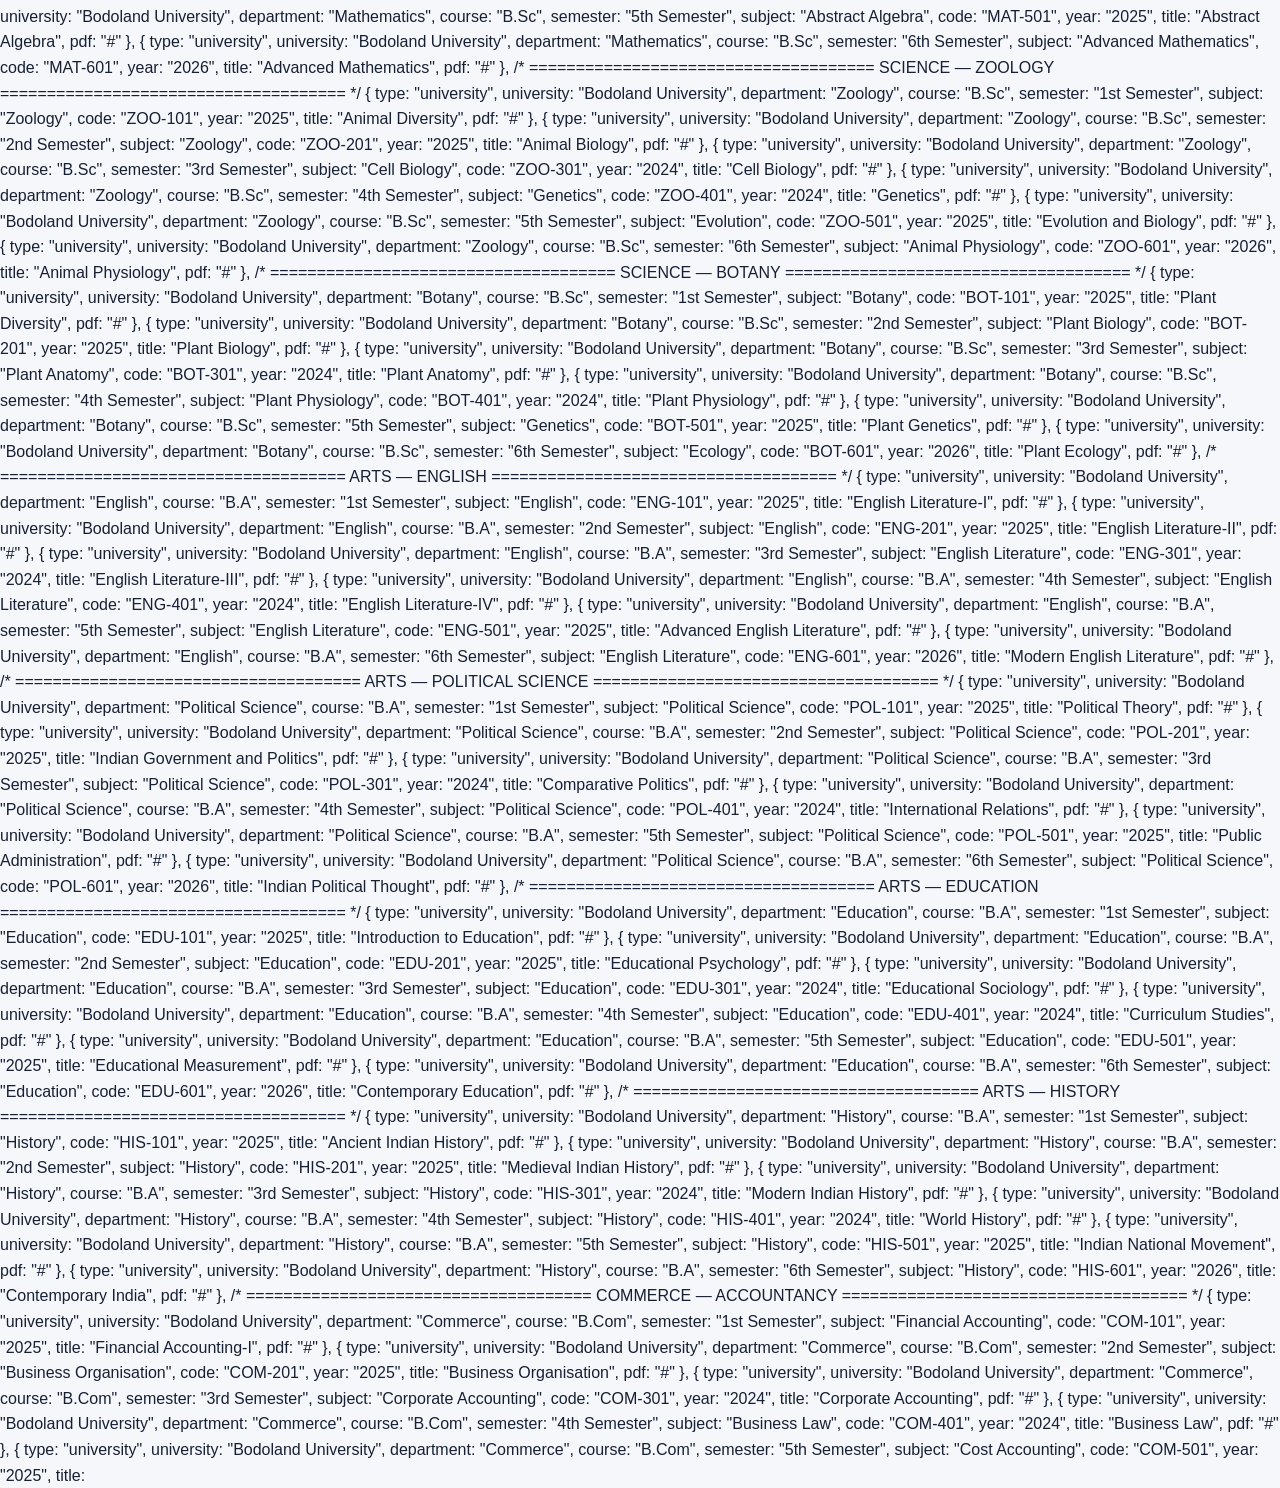
<file: study- hub.html>
<!DOCTYPE html>
<html lang="en">
<head>

<meta charset="UTF-8">
<meta name="viewport" content="width=device-width, initial-scale=1.0">

<title>NEP Study Hub | Sariful Islam</title>

<style>

*{
    box-sizing:border-box;
    margin:0;
    padding:0;
}

body{
    font-family:Arial,Helvetica,sans-serif;
    background:#f5f7fb;
    color:#172033;
    line-height:1.6;
}

.navbar{
    background:#ffffff;
    padding:18px 6%;
    display:flex;
    justify-content:space-between;
    align-items:center;
    box-shadow:0 2px 12px rgba(0,0,0,.08);
    position:sticky;
    top:0;
    z-index:100;
}

.logo{
    text-decoration:none;
    color:#172033;
    font-size:24px;
    font-weight:800;
}

.logo span{
    color:#2563eb;
}

.home-link{
    text-decoration:none;
    color:#2563eb;
    font-weight:600;
}

.hero{
    text-align:center;
    padding:70px 20px 50px;
    background:linear-gradient(135deg,#eef4ff,#ffffff);
}

.label{
    color:#2563eb;
    font-size:13px;
    font-weight:800;
    letter-spacing:2px;
    margin-bottom:12px;
}

.hero h1{
    font-size:clamp(35px,7vw,62px);
    line-height:1.1;
    margin-bottom:18px;
}

.hero h1 span{
    color:#2563eb;
}

.hero p{
    max-width:760px;
    margin:auto;
    color:#64748b;
    font-size:17px;
}

.hub{
    max-width:1150px;
    margin:auto;
    padding:35px 20px 80px;
}

.search-box{
    background:white;
    padding:25px;
    border-radius:18px;
    box-shadow:0 5px 25px rgba(0,0,0,.08);
    margin-bottom:25px;
}

.search-box label{
    display:block;
    font-weight:700;
    margin-bottom:10px;
}

.search-box input{
    width:100%;
    padding:16px;
    border:1px solid #dbe1ea;
    border-radius:10px;
    font-size:16px;
    outline:none;
}

.search-box input:focus{
    border-color:#2563eb;
}

.options{
    display:grid;
    grid-template-columns:repeat(2,1fr);
    gap:20px;
}

.option-card{
    background:white;
    padding:32px;
    border-radius:18px;
    text-align:center;
    cursor:pointer;
    border:1px solid #e5e7eb;
    transition:.2s;
}

.option-card:hover{
    transform:translateY(-3px);
    box-shadow:0 10px 30px rgba(0,0,0,.08);
}

.option-card.active{
    border:2px solid #2563eb;
}

.icon{
    font-size:40px;
    margin-bottom:10px;
}

.option-card h2{
    margin-bottom:8px;
}

.option-card p{
    color:#64748b;
}

.panel{
    background:white;
    margin-top:25px;
    padding:28px;
    border-radius:18px;
    box-shadow:0 5px 25px rgba(0,0,0,.08);
}

.panel-title{
    margin-bottom:22px;
}

.select-grid{
    display:grid;
    grid-template-columns:repeat(2,1fr);
    gap:18px;
}

.field label{
    display:block;
    font-size:14px;
    font-weight:700;
    margin-bottom:7px;
}

select{
    width:100%;
    padding:14px;
    border:1px solid #dbe1ea;
    border-radius:9px;
    background:white;
    font-size:15px;
}

.paper-search{
    margin-top:20px;
}

.paper-search input{
    width:100%;
    padding:14px;
    border:1px solid #dbe1ea;
    border-radius:9px;
    font-size:15px;
}

.section-note{
    margin-top:20px;
    padding:15px;
    background:#f1f5ff;
    border-radius:10px;
    color:#475569;
    font-size:14px;
}

.hidden{
    display:none;
}

footer{
    text-align:center;
    padding:30px;
    color:#64748b;
    background:white;
    border-top:1px solid #e5e7eb;
}

@media(max-width:700px){

    .options,
    .select-grid{
        grid-template-columns:1fr;
    }

    .navbar{
        padding:16px 20px;
    }

    .home-link{
        font-size:14px;
    }

    .hero{
        padding-top:50px;
    }

}

</style>

</head>

<body>


<!-- ================================
     NAVBAR
================================ -->

<nav class="navbar">

    <a href="index.html" class="logo">
        Sariful<span>.</span>
    </a>

    <a href="index.html" class="home-link">
        ← Back to Website
    </a>

</nav>


<!-- ================================
     HERO
================================ -->

<section class="hero">

    <p class="label">
        NEP STUDY HUB
    </p>

    <h1>
        Your Academic
        <span>Resource Centre</span>
    </h1>

    <p>
        Find previous-year question papers, academic resources
        and study materials from universities and boards.
    </p>

</section>


<main class="hub">


<!-- ================================
     GLOBAL SEARCH
================================ -->

<div class="search-box">

    <label for="globalSearch">
        🔍 Search Question Papers
    </label>

    <input
        type="search"
        id="globalSearch"
        placeholder="Search by paper title, paper code or subject..."
    >

</div>


<!-- ================================
     UNIVERSITY / BOARD
================================ -->

<div class="options">

    <div
        class="option-card"
        id="universityCard"
        onclick="showUniversity()"
    >

        <div class="icon">🎓</div>

        <h2>University</h2>

        <p>
            University question papers from different
            departments, courses and semesters.
        </p>

    </div>


    <div
        class="option-card"
        id="boardsCard"
        onclick="showBoards()"
    >

        <div class="icon">🏫</div>

        <h2>Boards</h2>

        <p>
            Class 10 and Class 12 question papers
            from different boards.
        </p>

    </div>

</div>


<!-- ==================================================
     UNIVERSITY SECTION
================================================== -->

<section
    id="universityPanel"
    class="panel hidden"
>

    <h2 class="panel-title">
        🎓 University Question Papers
    </h2>


    <div class="select-grid">


        <!-- UNIVERSITY -->

        <div class="field">

            <label>
                University
            </label>

            <select id="university">

                <option value="">
                    Select University
                </option>

                <option>
                    Bodoland University
                </option>

                <option>
                    Gauhati University
                </option>

                <option>
                    Dibrugarh University
                </option>

                <option>
                    Assam University
                </option>

                <option>
                    Tezpur University
                </option>

                <option>
                    Cotton University
                </option>

                <option>
                    Kumar Bhaskar Varma Sanskrit and Ancient Studies University
                </option>

                <option>
                    Rabindranath Tagore University
                </option>

            </select>

        </div>


        <!-- STREAM -->

        <div class="field">

            <label>
                Stream
            </label>

            <select id="stream">

                <option value="">
                    Select Stream
                </option>

                <option>
                    Arts
                </option>

                <option>
                    Commerce
                </option>

                <option>
                    Science
                </option>

            </select>

        </div>


        <!-- DEPARTMENT -->

        <div class="field">

            <label>
                Department
            </label>

            <select id="department">

                <option value="">
                    Select Department
                </option>

                <!-- ARTS -->

                <optgroup label="Arts">

                    <option>English</option>
                    <option>Assamese</option>
                    <option>Bengali</option>
                    <option>Hindi</option>
                    <option>History</option>
                    <option>Political Science</option>
                    <option>Education</option>
                    <option>Economics</option>
                    <option>Geography</option>
                    <option>Sociology</option>
                    <option>Philosophy</option>
                    <option>Psychology</option>
                    <option>Anthropology</option>
                    <option>Journalism and Mass Communication</option>
                    <option>Social Work</option>
                    <option>Library and Information Science</option>
                    <option>Home Science</option>
                    <option>Archaeology</option>
                    <option>Fine Arts</option>
                    <option>Music</option>

                </optgroup>


                <!-- COMMERCE -->

                <optgroup label="Commerce">

                    <option>Commerce</option>
                    <option>Accountancy</option>
                    <option>Finance</option>
                    <option>Management</option>
                    <option>Marketing</option>
                    <option>Business Administration</option>
                    <option>Banking and Insurance</option>
                    <option>Human Resource Management</option>
                    <option>Business Economics</option>

                </optgroup>


                <!-- SCIENCE -->

                <optgroup label="Science">

                    <option>Physics</option>
                    <option>Chemistry</option>
                    <option>Mathematics</option>
                    <option>Zoology</option>
                    <option>Botany</option>
                    <option>Computer Science</option>
                    <option>Statistics</option>
                    <option>Geology</option>
                    <option>Environmental Science</option>
                    <option>Biotechnology</option>
                    <option>Microbiology</option>
                    <option>Electronics</option>
                    <option>Information Technology</option>

                </optgroup>

            </select>

        </div>


        <!-- COURSE -->

        <div class="field">

            <label>
                Course / Programme
            </label>

            <select id="course">

                <option value="">
                    Select Course
                </option>

                <optgroup label="Undergraduate">

                    <option>B.A.</option>
                    <option>B.Sc.</option>
                    <option>B.Com.</option>
                    <option>BBA</option>
                    <option>BCA</option>
                    <option>BSW</option>
                    <option>B.Sc. Computer Science</option>

                </optgroup>

                <optgroup label="Postgraduate">

                    <option>M.A.</option>
                    <option>M.Sc.</option>
                    <option>M.Com.</option>
                    <option>MBA</option>
                    <option>MCA</option>
                    <option>MSW</option>

                </optgroup>

            </select>

        </div>


        <!-- SEMESTER -->

        <div class="field">

            <label>
                Semester
            </label>

            <select id="semester">

                <option value="">
                    Select Semester
                </option>

                <option>1st Semester</option>
                <option>2nd Semester</option>
                <option>3rd Semester</option>
                <option>4th Semester</option>
                <option>5th Semester</option>
                <option>6th Semester</option>
                <option>7th Semester</option>
                <option>8th Semester</option>

            </select>

        </div>


        <!-- YEAR -->

        <div class="field">

            <label>
                Examination Year
            </label>

            <select id="year">

                <option value="">
                    Select Year
                </option>

                <option>2026</option>
                <option>2025</option>
                <option>2024</option>
                <option>2023</option>
                <option>2022</option>
                <option>2021</option>
                <option>2020</option>
                <option>2019</option>
                <option>2018</option>
                <option>2017</option>
                <option>2016</option>
                <option>2015</option>

            </select>

        </div>

    </div>


    <!-- PAPER SEARCH -->

    <div class="paper-search">

        <label>
            📄 Paper Title / Paper Code
        </label>

        <input
            type="search"
            id="paperSearch"
            placeholder="Example: Quantum Mechanics / PHY-QM-501"
        >

    </div>


    <div class="section-note">

        📚 <strong>How it will work:</strong>

        Select University → Stream → Department →
        Course → Semester → Year → Search Paper Title
        or Paper Code → Get PDF.

    </div>


    <!-- RESULTS WILL COME HERE IN PART 2 -->

    <div id="universityResults"></div>

</section>


<!-- ==================================================
     BOARD SECTION
================================================== -->

<section
    id="boardsPanel"
    class="panel hidden"
>

    <h2 class="panel-title">
        🏫 Board Question Papers
    </h2>


    <div class="select-grid">


        <!-- BOARD -->

        <div class="field">

            <label>
                Board
            </label>

            <select id="board">

                <option value="">
                    Select Board
                </option>

                <option>
                    Assam State School Education Board
                </option>

                <option>
                    CBSE
                </option>

                <option>
                    CISCE
                </option>

            </select>

        </div>


        <!-- CLASS -->

        <div class="field">

            <label>
                Class
            </label>

            <select id="className">

                <option value="">
                    Select Class
                </option>

                <option>
                    Class 10
                </option>

                <option>
                    Class 12
                </option>

            </select>

        </div>


        <!-- STREAM -->

        <div class="field">

            <label>
                Stream
            </label>

            <select id="boardStream">

                <option value="">
                    Select Stream
                </option>

                <option>
                    Arts
                </option>

                <option>
                    Commerce
                </option>

                <option>
                    Science
                </option>

            </select>

        </div>


        <!-- SUBJECT -->

        <div class="field">

            <label>
                Subject
            </label>

            <select id="subject">

                <option value="">
                    Select Subject
                </option>

                <optgroup label="Languages">

                    <option>English</option>
                    <option>Assamese</option>
                    <option>Hindi</option>
                    <option>Bengali</option>

                </optgroup>


                <optgroup label="Arts">

                    <option>History</option>
                    <option>Political Science</option>
                    <option>Geography</option>
                    <option>Economics</option>
                    <option>Education</option>
                    <option>Sociology</option>
                    <option>Philosophy</option>

                </optgroup>


                <optgroup label="Commerce">

                    <option>Accountancy</option>
                    <option>Business Studies</option>
                    <option>Economics</option>
                    <option>Entrepreneurship</option>

                </optgroup>


                <optgroup label="Science">

                    <option>Mathematics</option>
                    <option>Physics</option>
                    <option>Chemistry</option>
                    <option>Biology</option>
                    <option>Computer Science</option>
                    <option>Environmental Science</option>

                </optgroup>

            </select>

        </div>


        <!-- BOARD YEAR -->

        <div class="field">

            <label>
                Examination Year
            </label>

            <select id="boardYear">

                <option value="">
                    Select Year
                </option>

                <option>2026</option>
                <option>2025</option>
                <option>2024</option>
                <option>2023</option>
                <option>2022</option>
                <option>2021</option>
                <option>2020</option>
                <option>2019</option>
                <option>2018</option>
                <option>2017</option>

            </select>

        </div>

    </div>


    <!-- BOARD PAPER SEARCH -->

    <div class="paper-search">

        <label>
            📄 Paper Title / Subject
        </label>

        <input
            type="search"
            id="boardPaperSearch"
            placeholder="Example: Physics / Mathematics / English"
        >

    </div>


    <div class="section-note">

        📚 <strong>Board search:</strong>

        Select Board → Class → Stream → Subject →
        Year → Search → Get Question Paper PDF.

    </div>


    <!-- RESULTS WILL COME HERE IN PART 2 -->

    <div id="boardResults"></div>

</section>


</main>


<!-- ================================
     FOOTER
================================ -->

<footer>

    © 2026 Sariful Islam · NEP Study Hub

</footer>

/* =========================================
   PART 2 — NEP STUDY HUB
   COMPLETE PAPER DATABASE
   ARTS + COMMERCE + SCIENCE
========================================= */

const papers = [

    /* =====================================
       SCIENCE — PHYSICS
    ===================================== */

    {
        type: "university",
        university: "Bodoland University",
        department: "Physics",
        course: "B.Sc",
        semester: "1st Semester",
        subject: "Physics",
        code: "PHY-101",
        year: "2025",
        title: "Physics-I",
        pdf: "#"
    },

    {
        type: "university",
        university: "Bodoland University",
        department: "Physics",
        course: "B.Sc",
        semester: "2nd Semester",
        subject: "Physics",
        code: "PHY-201",
        year: "2025",
        title: "Physics-II",
        pdf: "#"
    },

    {
        type: "university",
        university: "Bodoland University",
        department: "Physics",
        course: "B.Sc",
        semester: "3rd Semester",
        subject: "Electromagnetic Theory",
        code: "PHY-301",
        year: "2024",
        title: "Electromagnetic Theory",
        pdf: "#"
    },

    {
        type: "university",
        university: "Bodoland University",
        department: "Physics",
        course: "B.Sc",
        semester: "4th Semester",
        subject: "Wave and Optics",
        code: "PHY-401",
        year: "2024",
        title: "Wave and Optics",
        pdf: "#"
    },

    {
        type: "university",
        university: "Bodoland University",
        department: "Physics",
        course: "B.Sc",
        semester: "5th Semester",
        subject: "Quantum Mechanics",
        code: "PHY-QM-501",
        year: "2025",
        title: "Quantum Mechanics",
        pdf: "#"
    },

    {
        type: "university",
        university: "Bodoland University",
        department: "Physics",
        course: "B.Sc",
        semester: "5th Semester",
        subject: "Electromagnetic Theory",
        code: "PHY-EMT-502",
        year: "2025",
        title: "Electromagnetic Theory",
        pdf: "#"
    },

    {
        type: "university",
        university: "Bodoland University",
        department: "Physics",
        course: "B.Sc",
        semester: "6th Semester",
        subject: "Nuclear and Particle Physics",
        code: "PHY-NP-601",
        year: "2026",
        title: "Nuclear and Particle Physics",
        pdf: "#"
    },


    /* =====================================
       SCIENCE — CHEMISTRY
    ===================================== */

    {
        type: "university",
        university: "Bodoland University",
        department: "Chemistry",
        course: "B.Sc",
        semester: "1st Semester",
        subject: "Chemistry",
        code: "CHE-101",
        year: "2025",
        title: "Chemistry-I",
        pdf: "#"
    },

    {
        type: "university",
        university: "Bodoland University",
        department: "Chemistry",
        course: "B.Sc",
        semester: "2nd Semester",
        subject: "Chemistry",
        code: "CHE-201",
        year: "2025",
        title: "Chemistry-II",
        pdf: "#"
    },

    {
        type: "university",
        university: "Bodoland University",
        department: "Chemistry",
        course: "B.Sc",
        semester: "3rd Semester",
        subject: "Organic Chemistry",
        code: "CHE-301",
        year: "2024",
        title: "Organic Chemistry",
        pdf: "#"
    },

    {
        type: "university",
        university: "Bodoland University",
        department: "Chemistry",
        course: "B.Sc",
        semester: "4th Semester",
        subject: "Physical Chemistry",
        code: "CHE-401",
        year: "2024",
        title: "Physical Chemistry",
        pdf: "#"
    },

    {
        type: "university",
        university: "Bodoland University",
        department: "Chemistry",
        course: "B.Sc",
        semester: "5th Semester",
        subject: "Inorganic Chemistry",
        code: "CHE-501",
        year: "2025",
        title: "Inorganic Chemistry",
        pdf: "#"
    },

    {
        type: "university",
        university: "Bodoland University",
        department: "Chemistry",
        course: "B.Sc",
        semester: "6th Semester",
        subject: "Advanced Chemistry",
        code: "CHE-601",
        year: "2026",
        title: "Advanced Chemistry",
        pdf: "#"
    },


    /* =====================================
       SCIENCE — MATHEMATICS
    ===================================== */

    {
        type: "university",
        university: "Bodoland University",
        department: "Mathematics",
        course: "B.Sc",
        semester: "1st Semester",
        subject: "Mathematics",
        code: "MAT-101",
        year: "2025",
        title: "Mathematics-I",
        pdf: "#"
    },

    {
        type: "university",
        university: "Bodoland University",
        department: "Mathematics",
        course: "B.Sc",
        semester: "2nd Semester",
        subject: "Mathematics",
        code: "MAT-201",
        year: "2025",
        title: "Mathematics-II",
        pdf: "#"
    },

    {
        type: "university",
        university: "Bodoland University",
        department: "Mathematics",
        course: "B.Sc",
        semester: "3rd Semester",
        subject: "Mathematics",
        code: "MAT-301",
        year: "2024",
        title: "Mathematics-III",
        pdf: "#"
    },

    {
        type: "university",
        university: "Bodoland University",
        department: "Mathematics",
        course: "B.Sc",
        semester: "4th Semester",
        subject: "Differential Equations",
        code: "MAT-401",
        year: "2024",
        title: "Differential Equations",
        pdf: "#"
    },

    {
        type: "university",
        university: "Bodoland University",
        department: "Mathematics",
        course: "B.Sc",
        semester: "5th Semester",
        subject: "Abstract Algebra",
        code: "MAT-501",
        year: "2025",
        title: "Abstract Algebra",
        pdf: "#"
    },

    {
        type: "university",
        university: "Bodoland University",
        department: "Mathematics",
        course: "B.Sc",
        semester: "6th Semester",
        subject: "Advanced Mathematics",
        code: "MAT-601",
        year: "2026",
        title: "Advanced Mathematics",
        pdf: "#"
    },


    /* =====================================
       SCIENCE — ZOOLOGY
    ===================================== */

    {
        type: "university",
        university: "Bodoland University",
        department: "Zoology",
        course: "B.Sc",
        semester: "1st Semester",
        subject: "Zoology",
        code: "ZOO-101",
        year: "2025",
        title: "Animal Diversity",
        pdf: "#"
    },

    {
        type: "university",
        university: "Bodoland University",
        department: "Zoology",
        course: "B.Sc",
        semester: "2nd Semester",
        subject: "Zoology",
        code: "ZOO-201",
        year: "2025",
        title: "Animal Biology",
        pdf: "#"
    },

    {
        type: "university",
        university: "Bodoland University",
        department: "Zoology",
        course: "B.Sc",
        semester: "3rd Semester",
        subject: "Cell Biology",
        code: "ZOO-301",
        year: "2024",
        title: "Cell Biology",
        pdf: "#"
    },

    {
        type: "university",
        university: "Bodoland University",
        department: "Zoology",
        course: "B.Sc",
        semester: "4th Semester",
        subject: "Genetics",
        code: "ZOO-401",
        year: "2024",
        title: "Genetics",
        pdf: "#"
    },

    {
        type: "university",
        university: "Bodoland University",
        department: "Zoology",
        course: "B.Sc",
        semester: "5th Semester",
        subject: "Evolution",
        code: "ZOO-501",
        year: "2025",
        title: "Evolution and Biology",
        pdf: "#"
    },

    {
        type: "university",
        university: "Bodoland University",
        department: "Zoology",
        course: "B.Sc",
        semester: "6th Semester",
        subject: "Animal Physiology",
        code: "ZOO-601",
        year: "2026",
        title: "Animal Physiology",
        pdf: "#"
    },


    /* =====================================
       SCIENCE — BOTANY
    ===================================== */

    {
        type: "university",
        university: "Bodoland University",
        department: "Botany",
        course: "B.Sc",
        semester: "1st Semester",
        subject: "Botany",
        code: "BOT-101",
        year: "2025",
        title: "Plant Diversity",
        pdf: "#"
    },

    {
        type: "university",
        university: "Bodoland University",
        department: "Botany",
        course: "B.Sc",
        semester: "2nd Semester",
        subject: "Plant Biology",
        code: "BOT-201",
        year: "2025",
        title: "Plant Biology",
        pdf: "#"
    },

    {
        type: "university",
        university: "Bodoland University",
        department: "Botany",
        course: "B.Sc",
        semester: "3rd Semester",
        subject: "Plant Anatomy",
        code: "BOT-301",
        year: "2024",
        title: "Plant Anatomy",
        pdf: "#"
    },

    {
        type: "university",
        university: "Bodoland University",
        department: "Botany",
        course: "B.Sc",
        semester: "4th Semester",
        subject: "Plant Physiology",
        code: "BOT-401",
        year: "2024",
        title: "Plant Physiology",
        pdf: "#"
    },

    {
        type: "university",
        university: "Bodoland University",
        department: "Botany",
        course: "B.Sc",
        semester: "5th Semester",
        subject: "Genetics",
        code: "BOT-501",
        year: "2025",
        title: "Plant Genetics",
        pdf: "#"
    },

    {
        type: "university",
        university: "Bodoland University",
        department: "Botany",
        course: "B.Sc",
        semester: "6th Semester",
        subject: "Ecology",
        code: "BOT-601",
        year: "2026",
        title: "Plant Ecology",
        pdf: "#"
    },


    /* =====================================
       ARTS — ENGLISH
    ===================================== */

    {
        type: "university",
        university: "Bodoland University",
        department: "English",
        course: "B.A",
        semester: "1st Semester",
        subject: "English",
        code: "ENG-101",
        year: "2025",
        title: "English Literature-I",
        pdf: "#"
    },

    {
        type: "university",
        university: "Bodoland University",
        department: "English",
        course: "B.A",
        semester: "2nd Semester",
        subject: "English",
        code: "ENG-201",
        year: "2025",
        title: "English Literature-II",
        pdf: "#"
    },

    {
        type: "university",
        university: "Bodoland University",
        department: "English",
        course: "B.A",
        semester: "3rd Semester",
        subject: "English Literature",
        code: "ENG-301",
        year: "2024",
        title: "English Literature-III",
        pdf: "#"
    },

    {
        type: "university",
        university: "Bodoland University",
        department: "English",
        course: "B.A",
        semester: "4th Semester",
        subject: "English Literature",
        code: "ENG-401",
        year: "2024",
        title: "English Literature-IV",
        pdf: "#"
    },

    {
        type: "university",
        university: "Bodoland University",
        department: "English",
        course: "B.A",
        semester: "5th Semester",
        subject: "English Literature",
        code: "ENG-501",
        year: "2025",
        title: "Advanced English Literature",
        pdf: "#"
    },

    {
        type: "university",
        university: "Bodoland University",
        department: "English",
        course: "B.A",
        semester: "6th Semester",
        subject: "English Literature",
        code: "ENG-601",
        year: "2026",
        title: "Modern English Literature",
        pdf: "#"
    },


    /* =====================================
       ARTS — POLITICAL SCIENCE
    ===================================== */

    {
        type: "university",
        university: "Bodoland University",
        department: "Political Science",
        course: "B.A",
        semester: "1st Semester",
        subject: "Political Science",
        code: "POL-101",
        year: "2025",
        title: "Political Theory",
        pdf: "#"
    },

    {
        type: "university",
        university: "Bodoland University",
        department: "Political Science",
        course: "B.A",
        semester: "2nd Semester",
        subject: "Political Science",
        code: "POL-201",
        year: "2025",
        title: "Indian Government and Politics",
        pdf: "#"
    },

    {
        type: "university",
        university: "Bodoland University",
        department: "Political Science",
        course: "B.A",
        semester: "3rd Semester",
        subject: "Political Science",
        code: "POL-301",
        year: "2024",
        title: "Comparative Politics",
        pdf: "#"
    },

    {
        type: "university",
        university: "Bodoland University",
        department: "Political Science",
        course: "B.A",
        semester: "4th Semester",
        subject: "Political Science",
        code: "POL-401",
        year: "2024",
        title: "International Relations",
        pdf: "#"
    },

    {
        type: "university",
        university: "Bodoland University",
        department: "Political Science",
        course: "B.A",
        semester: "5th Semester",
        subject: "Political Science",
        code: "POL-501",
        year: "2025",
        title: "Public Administration",
        pdf: "#"
    },

    {
        type: "university",
        university: "Bodoland University",
        department: "Political Science",
        course: "B.A",
        semester: "6th Semester",
        subject: "Political Science",
        code: "POL-601",
        year: "2026",
        title: "Indian Political Thought",
        pdf: "#"
    },


    /* =====================================
       ARTS — EDUCATION
    ===================================== */

    {
        type: "university",
        university: "Bodoland University",
        department: "Education",
        course: "B.A",
        semester: "1st Semester",
        subject: "Education",
        code: "EDU-101",
        year: "2025",
        title: "Introduction to Education",
        pdf: "#"
    },

    {
        type: "university",
        university: "Bodoland University",
        department: "Education",
        course: "B.A",
        semester: "2nd Semester",
        subject: "Education",
        code: "EDU-201",
        year: "2025",
        title: "Educational Psychology",
        pdf: "#"
    },

    {
        type: "university",
        university: "Bodoland University",
        department: "Education",
        course: "B.A",
        semester: "3rd Semester",
        subject: "Education",
        code: "EDU-301",
        year: "2024",
        title: "Educational Sociology",
        pdf: "#"
    },

    {
        type: "university",
        university: "Bodoland University",
        department: "Education",
        course: "B.A",
        semester: "4th Semester",
        subject: "Education",
        code: "EDU-401",
        year: "2024",
        title: "Curriculum Studies",
        pdf: "#"
    },

    {
        type: "university",
        university: "Bodoland University",
        department: "Education",
        course: "B.A",
        semester: "5th Semester",
        subject: "Education",
        code: "EDU-501",
        year: "2025",
        title: "Educational Measurement",
        pdf: "#"
    },

    {
        type: "university",
        university: "Bodoland University",
        department: "Education",
        course: "B.A",
        semester: "6th Semester",
        subject: "Education",
        code: "EDU-601",
        year: "2026",
        title: "Contemporary Education",
        pdf: "#"
    },


    /* =====================================
       ARTS — HISTORY
    ===================================== */

    {
        type: "university",
        university: "Bodoland University",
        department: "History",
        course: "B.A",
        semester: "1st Semester",
        subject: "History",
        code: "HIS-101",
        year: "2025",
        title: "Ancient Indian History",
        pdf: "#"
    },

    {
        type: "university",
        university: "Bodoland University",
        department: "History",
        course: "B.A",
        semester: "2nd Semester",
        subject: "History",
        code: "HIS-201",
        year: "2025",
        title: "Medieval Indian History",
        pdf: "#"
    },

    {
        type: "university",
        university: "Bodoland University",
        department: "History",
        course: "B.A",
        semester: "3rd Semester",
        subject: "History",
        code: "HIS-301",
        year: "2024",
        title: "Modern Indian History",
        pdf: "#"
    },

    {
        type: "university",
        university: "Bodoland University",
        department: "History",
        course: "B.A",
        semester: "4th Semester",
        subject: "History",
        code: "HIS-401",
        year: "2024",
        title: "World History",
        pdf: "#"
    },

    {
        type: "university",
        university: "Bodoland University",
        department: "History",
        course: "B.A",
        semester: "5th Semester",
        subject: "History",
        code: "HIS-501",
        year: "2025",
        title: "Indian National Movement",
        pdf: "#"
    },

    {
        type: "university",
        university: "Bodoland University",
        department: "History",
        course: "B.A",
        semester: "6th Semester",
        subject: "History",
        code: "HIS-601",
        year: "2026",
        title: "Contemporary India",
        pdf: "#"
    },


    /* =====================================
       COMMERCE — ACCOUNTANCY
    ===================================== */

    {
        type: "university",
        university: "Bodoland University",
        department: "Commerce",
        course: "B.Com",
        semester: "1st Semester",
        subject: "Financial Accounting",
        code: "COM-101",
        year: "2025",
        title: "Financial Accounting-I",
        pdf: "#"
    },

    {
        type: "university",
        university: "Bodoland University",
        department: "Commerce",
        course: "B.Com",
        semester: "2nd Semester",
        subject: "Business Organisation",
        code: "COM-201",
        year: "2025",
        title: "Business Organisation",
        pdf: "#"
    },

    {
        type: "university",
        university: "Bodoland University",
        department: "Commerce",
        course: "B.Com",
        semester: "3rd Semester",
        subject: "Corporate Accounting",
        code: "COM-301",
        year: "2024",
        title: "Corporate Accounting",
        pdf: "#"
    },

    {
        type: "university",
        university: "Bodoland University",
        department: "Commerce",
        course: "B.Com",
        semester: "4th Semester",
        subject: "Business Law",
        code: "COM-401",
        year: "2024",
        title: "Business Law",
        pdf: "#"
    },

    {
        type: "university",
        university: "Bodoland University",
        department: "Commerce",
        course: "B.Com",
        semester: "5th Semester",
        subject: "Cost Accounting",
        code: "COM-501",
        year: "2025",
        title:
    <script>

/* =========================================
   PART 3 — SEARCH & FILTER SYSTEM
========================================= */

const globalSearch = document.getElementById("globalSearch");
const paperSearch = document.getElementById("paperSearch");
const boardPaperSearch = document.getElementById("boardPaperSearch");

const university = document.getElementById("university");
const stream = document.getElementById("stream");
const department = document.getElementById("department");
const course = document.getElementById("course");
const semester = document.getElementById("semester");
const year = document.getElementById("year");

const board = document.getElementById("board");
const className = document.getElementById("className");
const boardStream = document.getElementById("boardStream");
const subject = document.getElementById("subject");
const boardYear = document.getElementById("boardYear");

const universityResults =
    document.getElementById("universityResults");

const boardResults =
    document.getElementById("boardResults");


/* =========================================
   SHOW UNIVERSITY
========================================= */

function showUniversity(){

    document
        .getElementById("universityPanel")
        .classList.remove("hidden");

    document
        .getElementById("boardsPanel")
        .classList.add("hidden");

    document
        .getElementById("universityCard")
        .classList.add("active");

    document
        .getElementById("boardsCard")
        .classList.remove("active");

    renderUniversityPapers();
}


/* =========================================
   SHOW BOARDS
========================================= */

function showBoards(){

    document
        .getElementById("boardsPanel")
        .classList.remove("hidden");

    document
        .getElementById("universityPanel")
        .classList.add("hidden");

    document
        .getElementById("boardsCard")
        .classList.add("active");

    document
        .getElementById("universityCard")
        .classList.remove("active");

    renderBoardPapers();
}


/* =========================================
   UNIVERSITY SEARCH
========================================= */

function renderUniversityPapers(){

    if(!universityResults) return;

    const searchText = (

        (globalSearch?.value || "") +
        " " +
        (paperSearch?.value || "")

    ).toLowerCase().trim();


    const filtered = papers.filter(paper => {

        if(paper.type !== "university")
            return false;


        if(
            university.value &&
            paper.university !== university.value
        )
            return false;


        if(
            stream.value &&
            !getStream(paper.department)
                .toLowerCase()
                .includes(stream.value.toLowerCase())
        )
            return false;


        if(
            department.value &&
            paper.department !== department.value
        )
            return false;


        if(
            course.value &&
            paper.course.replace(".", "") !==
            course.value.replace(".", "")
        )
            return false;


        if(
            semester.value &&
            paper.semester !== semester.value
        )
            return false;


        if(
            year.value &&
            paper.year !== year.value
        )
            return false;


        if(searchText){

            const searchable = (

                (paper.title || "") +
                " " +
                (paper.subject || "") +
                " " +
                (paper.code || "") +
                " " +
                (paper.department || "") +
                " " +
                (paper.course || "") +
                " " +
                (paper.semester || "") +
                " " +
                (paper.year || "") +
                " " +
                (paper.university || "")

            ).toLowerCase();


            if(!searchable.includes(searchText))
                return false;
        }


        return true;

    });


    displayUniversityResults(filtered);
}


/* =========================================
   STREAM DETECTION
========================================= */

function getStream(dept){

    const arts = [
        "English",
        "Assamese",
        "Bengali",
        "Hindi",
        "History",
        "Political Science",
        "Education",
        "Economics",
        "Geography",
        "Sociology",
        "Philosophy",
        "Psychology",
        "Anthropology",
        "Journalism and Mass Communication",
        "Social Work",
        "Library and Information Science",
        "Home Science",
        "Archaeology",
        "Fine Arts",
        "Music"
    ];


    const commerce = [
        "Commerce",
        "Accountancy",
        "Finance",
        "Management",
        "Marketing",
        "Business Administration",
        "Banking and Insurance",
        "Human Resource Management",
        "Business Economics"
    ];


    if(arts.includes(dept))
        return "Arts";


    if(commerce.includes(dept))
        return "Commerce";


    return "Science";
}


/* =========================================
   DISPLAY UNIVERSITY RESULTS
========================================= */

function displayUniversityResults(results){

    if(results.length === 0){

        universityResults.innerHTML = `
            <div class="section-note">
                ❌ No question paper found.
                Try changing your filters or search term.
            </div>
        `;

        return;
    }


    universityResults.innerHTML = `

        <div class="section-note">

            📚 <strong>
                ${results.length}
                question paper(s) found
            </strong>

        </div>

        ${results.map(paper => `

            <article
                class="paper"
                style="
                    margin-top:15px;
                    padding:20px;
                    border:1px solid #e2e8f0;
                    border-radius:14px;
                "
            >

                <h3>
                    📄 ${paper.title}
                </h3>

                <p
                    style="
                        color:#64748b;
                        margin:10px 0;
                    "
                >

                    <strong>
                        ${paper.university}
                    </strong>

                    <br>

                    Stream:
                    ${getStream(paper.department)}

                    <br>

                    Department:
                    ${paper.department}

                    <br>

                    Course:
                    ${paper.course}

                    <br>

                    Semester:
                    ${paper.semester}

                    <br>

                    Subject:
                    ${paper.subject}

                    <br>

                    Paper Code:
                    <strong>
                        ${paper.code}
                    </strong>

                    <br>

                    Year:
                    ${paper.year}

                </p>


                <div>

                    <a
                        href="${paper.pdf}"
                        target="_blank"
                        style="
                            display:inline-block;
                            background:#2563eb;
                            color:white;
                            padding:10px 16px;
                            border-radius:8px;
                            text-decoration:none;
                            margin-right:8px;
                        "
                    >
                        📄 View PDF
                    </a>


                    <a
                        href="${paper.pdf}"
                        download
                        style="
                            display:inline-block;
                            background:#e8eefc;
                            color:#2563eb;
                            padding:10px 16px;
                            border-radius:8px;
                            text-decoration:none;
                        "
                    >
                        ⬇ Download
                    </a>

                </div>

            </article>

        `).join("")}

    `;
}


/* =========================================
   BOARD SEARCH
========================================= */

function renderBoardPapers(){

    if(!boardResults) return;


    const searchText = (

        (globalSearch?.value || "") +
        " " +
        (boardPaperSearch?.value || "")

    ).toLowerCase().trim();


    const filtered = papers.filter(paper => {

        if(paper.type !== "board")
            return false;


        if(
            board.value &&
            paper.board !== board.value
        )
            return false;


        if(
            className.value &&
            paper.className !== className.value
        )
            return false;


        if(
            boardStream.value &&
            !getBoardStream(paper.subject)
                .toLowerCase()
                .includes(
                    boardStream.value.toLowerCase()
                )
        )
            return false;


        if(
            subject.value &&
            paper.subject !== subject.value
        )
            return false;


        if(
            boardYear.value &&
            paper.year !== boardYear.value
        )
            return false;


        if(searchText){

            const searchable = (

                (paper.title || "") +
                " " +
                (paper.subject || "") +
                " " +
                (paper.code || "") +
                " " +
                (paper.year || "") +
                " " +
                (paper.board || "") +
                " " +
                (paper.className || "")

            ).toLowerCase();


            if(!searchable.includes(searchText))
                return false;
        }


        return true;

    });


    displayBoardResults(filtered);
}


/* =========================================
   BOARD STREAM
========================================= */

function getBoardStream(subjectName){

    const science = [
        "Mathematics",
        "Physics",
        "Chemistry",
        "Biology",
        "Computer Science",
        "Environmental Science"
    ];


    const commerce = [
        "Accountancy",
        "Business Studies",
        "Economics",
        "Entrepreneurship"
    ];


    const arts = [
        "History",
        "Political Science",
        "Geography",
        "Economics",
        "Education",
        "Sociology",
        "Philosophy"
    ];


    if(science.includes(subjectName))
        return "Science";


    if(commerce.includes(subjectName))
        return "Commerce";


    if(arts.includes(subjectName))
        return "Arts";


    return "";
}


/* =========================================
   DISPLAY BOARD RESULTS
========================================= */

function displayBoardResults(results){

    if(results.length === 0){

        boardResults.innerHTML = `
            <div class="section-note">
                ❌ No question paper found.
                Try changing your filters or search term.
            </div>
        `;

        return;
    }


    boardResults.innerHTML = `

        <div class="section-note">

            📚 <strong>
                ${results.length}
                board paper(s) found
            </strong>

        </div>


        ${results.map(paper => `

            <article
                class="paper"
                style="
                    margin-top:15px;
                    padding:20px;
                    border:1px solid #e2e8f0;
                    border-radius:14px;
                "
            >

                <h3>
                    📄 ${paper.title}
                </h3>

                <p
                    style="
                        color:#64748b;
                        margin:10px 0;
                    "
                >

                    <strong>
                        ${paper.board}
                    </strong>

                    <br>

                    Class:
                    ${paper.className}

                    <br>

                    Subject:
                    ${paper.subject}

                    <br>

                    Paper Code:
                    <strong>
                        ${paper.code}
                    </strong>

                    <br>

                    Year:
                    ${paper.year}

                </p>


                <a
                    href="${paper.pdf}"
                    target="_blank"
                    style="
                        display:inline-block;
                        background:#2563eb;
                        color:white;
                        padding:10px 16px;
                        border-radius:8px;
                        text-decoration:none;
                    "
                >
                    📄 View PDF
                </a>

            </article>

        `).join("")}

    `;
}


/* =========================================
   ALL FILTER EVENTS
========================================= */

[
    globalSearch,
    paperSearch,
    university,
    stream,
    department,
    course,
    semester,
    year
].forEach(element => {

    if(!element) return;

    element.addEventListener(
        "input",
        renderUniversityPapers
    );

    element.addEventListener(
        "change",
        renderUniversityPapers
    );

});


[
    boardPaperSearch,
    board,
    className,
    boardStream,
    subject,
    boardYear
].forEach(element => {

    if(!element) return;

    element.addEventListener(
        "input",
        renderBoardPapers
    );

    element.addEventListener(
        "change",
        renderBoardPapers
    );

});


/* =========================================
   INITIAL STATE
========================================= */

console.log(
    "NEP Study Hub Search System Loaded"
);

</script>
</body>
</html>
</file>
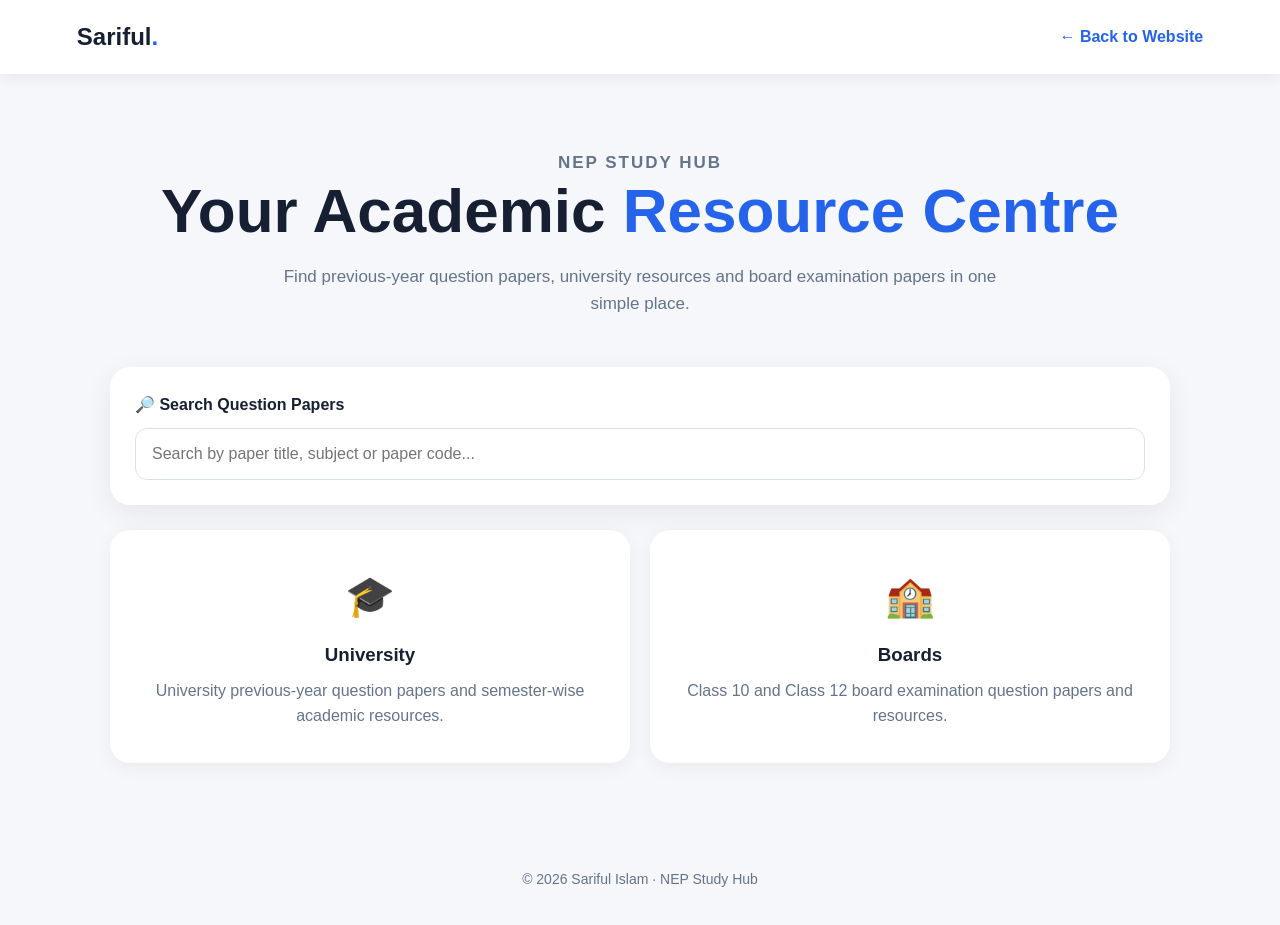
<file: study-hub.html>
<!DOCTYPE html>
<html lang="en">
<head>

<meta charset="UTF-8">
<meta name="viewport" content="width=device-width, initial-scale=1.0">

<title>NEP Study Hub | Sariful Islam</title>

<style>

*{
    box-sizing:border-box;
    margin:0;
    padding:0;
}

body{
    font-family:Arial, sans-serif;
    background:#f5f7fb;
    color:#172033;
    line-height:1.6;
}

a{
    text-decoration:none;
}

.navbar{
    background:#fff;
    padding:18px 6%;
    display:flex;
    justify-content:space-between;
    align-items:center;
    box-shadow:0 2px 15px rgba(0,0,0,.08);
    position:sticky;
    top:0;
    z-index:100;
}

.logo{
    font-size:24px;
    font-weight:700;
    color:#172033;
}

.logo span{
    color:#2563eb;
}

.back{
    color:#2563eb;
    font-weight:600;
}

.hero{
    text-align:center;
    padding:75px 20px 50px;
}

.label{
    color:#2563eb;
    font-size:13px;
    font-weight:700;
    letter-spacing:2px;
    margin-bottom:12px;
}

.hero h1{
    font-size:clamp(36px,7vw,62px);
    line-height:1.1;
    margin-bottom:18px;
}

.hero h1 span{
    color:#2563eb;
}

.hero p{
    max-width:760px;
    margin:auto;
    color:#64748b;
    font-size:17px;
}

.hub{
    max-width:1100px;
    margin:auto;
    padding:0 20px 70px;
}

.search-box{
    background:#fff;
    padding:25px;
    border-radius:20px;
    box-shadow:0 8px 30px rgba(0,0,0,.07);
    margin-bottom:25px;
}

.search-box label{
    display:block;
    font-weight:700;
    margin-bottom:10px;
}

.search-box input{
    width:100%;
    padding:16px;
    border:1px solid #dbe1ea;
    border-radius:12px;
    font-size:16px;
    outline:none;
}

.search-box input:focus{
    border-color:#2563eb;
}

.options{
    display:grid;
    grid-template-columns:repeat(2,1fr);
    gap:20px;
}

.option-card{
    background:#fff;
    padding:32px;
    border-radius:20px;
    text-align:center;
    cursor:pointer;
    border:2px solid transparent;
    transition:.2s;
    box-shadow:0 5px 20px rgba(0,0,0,.05);
}

.option-card:hover{
    transform:translateY(-4px);
}

.option-card.active{
    border-color:#2563eb;
}

.icon{
    font-size:40px;
    margin-bottom:12px;
}

.option-card p{
    color:#64748b;
    margin-top:8px;
}

.panel{
    background:#fff;
    margin-top:25px;
    padding:28px;
    border-radius:20px;
    box-shadow:0 8px 30px rgba(0,0,0,.07);
}

.panel h2{
    margin-bottom:22px;
}

.select-grid{
    display:grid;
    grid-template-columns:repeat(2,1fr);
    gap:18px;
}

.field label{
    display:block;
    font-weight:600;
    font-size:14px;
    margin-bottom:7px;
}

select{
    width:100%;
    padding:14px;
    border:1px solid #dbe1ea;
    border-radius:10px;
    background:#fff;
    font-size:15px;
}

.action-row{
    display:flex;
    gap:10px;
    margin-top:20px;
}

.btn{
    border:none;
    padding:12px 18px;
    border-radius:9px;
    cursor:pointer;
    font-weight:600;
}

.clear-btn{
    background:#eef2f7;
    color:#172033;
}

.results{
    margin-top:28px;
}

.result-count{
    color:#64748b;
    margin-bottom:15px;
}

.paper{
    background:#fff;
    border:1px solid #e2e8f0;
    padding:22px;
    border-radius:15px;
    margin-bottom:15px;
}

.paper h3{
    margin-bottom:10px;
}

.paper-info{
    color:#64748b;
    font-size:14px;
    line-height:1.9;
}

.paper-code{
    display:inline-block;
    background:#eef4ff;
    color:#2563eb;
    padding:3px 8px;
    border-radius:5px;
    font-weight:700;
}

.paper-buttons{
    margin-top:15px;
}

.paper-buttons a{
    display:inline-block;
    padding:10px 15px;
    border-radius:8px;
    margin-right:8px;
    font-size:14px;
}

.view{
    background:#2563eb;
    color:#fff;
}

.download{
    background:#e8eefc;
    color:#2563eb;
}

.no-result{
    text-align:center;
    padding:35px;
    color:#64748b;
    border:1px dashed #cbd5e1;
    border-radius:14px;
}

.hidden{
    display:none;
}

footer{
    text-align:center;
    padding:35px 20px;
    color:#64748b;
    font-size:14px;
}

@media(max-width:650px){

    .options,
    .select-grid{
        grid-template-columns:1fr;
    }

    .navbar{
        padding:16px 20px;
    }

    .back{
        font-size:14px;
    }

    .hero{
        padding-top:50px;
    }

    .panel{
        padding:20px;
    }

}

</style>

</head>

<body>

<nav class="navbar">

    <a href="index.html" class="logo">
        Sariful<span>.</span>
    </a>

    <a href="index.html" class="back">
        ← Back to Website
    </a>

</nav>


<section class="hero">

    <p class="label">NEP STUDY HUB</p>

    <h1>
        Your Academic
        <span>Resource Centre</span>
    </h1>

    <p>
        Find previous-year question papers, university resources
        and board examination papers in one simple place.
    </p>

</section>


<main class="hub">


<div class="search-box">

    <label for="paperSearch">
        🔎 Search Question Papers
    </label>

    <input
        type="search"
        id="paperSearch"
        placeholder="Search by paper title, subject or paper code..."
    >

</div>


<div class="options">

   <a
    href="university.html"
    class="option-card"
    id="universityCard"
    style="text-decoration:none; color:inherit; display:block;"
>

    <div class="icon">🎓</div>

    <h3>University</h3>

    <p>
        University previous-year question papers
        and semester-wise academic resources.
    </p>

</a>

    <div
        class="option-card"
        id="boardsCard"
        onclick="showBoards()"
    >

        <div class="icon">🏫</div>

        <h3>Boards</h3>

        <p>
            Class 10 and Class 12 board examination
            question papers and resources.
        </p>

    </div>

</div>


<div
    id="universityPanel"
    class="panel hidden"
>

    <h2>🎓 University Question Papers</h2>

    <div class="select-grid">

        <div class="field">

            <label>University</label>

            <select id="university">

                <option value="">
                    All Universities
                </option>

                <option value="Bodoland University">
                    Bodoland University
                </option>

            </select>

        </div>


        <div class="field">

            <label>Stream</label>

            <select id="stream">

                <option value="">
                    All Streams
                </option>

                <option value="Science">
                    Science
                </option>

                <option value="Arts">
                    Arts
                </option>

                <option value="Commerce">
                    Commerce
                </option>

            </select>

        </div>


        <div class="field">

            <label>Department</label>

            <select id="department">

                <option value="">
                    All Departments
                </option>

            </select>

        </div>


        <div class="field">

            <label>Course / Programme</label>

            <select id="course">

                <option value="">
                    All Courses
                </option>

            </select>

        </div>


        <div class="field">

            <label>Semester</label>

            <select id="semester">

                <option value="">
                    All Semesters
                </option>

                <option>1st Semester</option>
                <option>2nd Semester</option>
                <option>3rd Semester</option>
                <option>4th Semester</option>
                <option>5th Semester</option>
                <option>6th Semester</option>
                <option>7th Semester</option>
                <option>8th Semester</option>

            </select>

        </div>


        <div class="field">

            <label>Year</label>

            <select id="year">

                <option value="">
                    All Years
                </option>

                <option>2026</option>
                <option>2025</option>
                <option>2024</option>
                <option>2023</option>
                <option>2022</option>
                <option>2021</option>
                <option>2020</option>

            </select>

        </div>

    </div>


    <div class="action-row">

        <button
            class="btn clear-btn"
            onclick="clearUniversityFilters()"
        >
            Clear Filters
        </button>

    </div>


    <div
        class="results"
        id="universityResults"
    ></div>

</div>


<div
    id="boardsPanel"
    class="panel hidden"
>

    <h2>🏫 Board Question Papers</h2>

    <div class="select-grid">

        <div class="field">

            <label>Board</label>

            <select id="board">

                <option value="">
                    All Boards
                </option>

                <option>Assam Board</option>
                <option>CBSE</option>

            </select>

        </div>


        <div class="field">

            <label>Class</label>

            <select id="className">

                <option value="">
                    All Classes
                </option>

                <option>Class 10</option>
                <option>Class 12</option>

            </select>

        </div>


        <div class="field">

            <label>Stream</label>

            <select id="boardStream">

                <option value="">
                    All Streams
                </option>

                <option>Science</option>
                <option>Arts</option>
                <option>Commerce</option>

            </select>

        </div>


        <div class="field">

            <label>Subject</label>

            <select id="subject">

                <option value="">
                    All Subjects
                </option>

            </select>

        </div>


        <div class="field">

            <label>Year</label>

            <select id="boardYear">

                <option value="">
                    All Years
                </option>

                <option>2026</option>
                <option>2025</option>
                <option>2024</option>
                <option>2023</option>
                <option>2022</option>

            </select>

        </div>

    </div>


    <div class="action-row">

        <button
            class="btn clear-btn"
            onclick="clearBoardFilters()"
        >
            Clear Filters
        </button>

    </div>


    <div
        class="results"
        id="boardResults"
    ></div>

</div>


</main>


<footer>

    © 2026 Sariful Islam · NEP Study Hub

</footer>
<script>

/* =========================================================
   PART 2 — NEP STUDY HUB
   COMPLETE PAPER DATABASE
   SCIENCE + ARTS + COMMERCE
   ========================================================= */

const studyPapers = [

/* =========================================================
   SCIENCE — PHYSICS
   ========================================================= */

{
    type: "university",
    university: "Bodoland University",
    department: "Physics",
    course: "B.Sc",
    semester: "1st Semester",
    subject: "Physics",
    code: "PHY-101",
    year: "2025",
    title: "Physics-I",
    pdf: "#"
},

{
    type: "university",
    university: "Bodoland University",
    department: "Physics",
    course: "B.Sc",
    semester: "2nd Semester",
    subject: "Physics",
    code: "PHY-201",
    year: "2025",
    title: "Physics-II",
    pdf: "#"
},

{
    type: "university",
    university: "Bodoland University",
    department: "Physics",
    course: "B.Sc",
    semester: "3rd Semester",
    subject: "Electromagnetic Theory",
    code: "PHY-301",
    year: "2024",
    title: "Electromagnetic Theory",
    pdf: "#"
},

{
    type: "university",
    university: "Bodoland University",
    department: "Physics",
    course: "B.Sc",
    semester: "4th Semester",
    subject: "Wave and Optics",
    code: "PHY-401",
    year: "2024",
    title: "Wave and Optics",
    pdf: "#"
},

{
    type: "university",
    university: "Bodoland University",
    department: "Physics",
    course: "B.Sc",
    semester: "5th Semester",
    subject: "Quantum Mechanics",
    code: "PHY-QM-501",
    year: "2025",
    title: "Quantum Mechanics",
    pdf: "#"
},

{
    type: "university",
    university: "Bodoland University",
    department: "Physics",
    course: "B.Sc",
    semester: "5th Semester",
    subject: "Electromagnetic Theory",
    code: "PHY-EMT-502",
    year: "2025",
    title: "Electromagnetic Theory",
    pdf: "#"
},

{
    type: "university",
    university: "Bodoland University",
    department: "Physics",
    course: "B.Sc",
    semester: "6th Semester",
    subject: "Nuclear and Particle Physics",
    code: "PHY-NP-601",
    year: "2026",
    title: "Nuclear and Particle Physics",
    pdf: "#"
},

/* =========================================================
   SCIENCE — CHEMISTRY
   ========================================================= */

{
    type: "university",
    university: "Bodoland University",
    department: "Chemistry",
    course: "B.Sc",
    semester: "1st Semester",
    subject: "Chemistry",
    code: "CHE-101",
    year: "2025",
    title: "Chemistry-I",
    pdf: "#"
},

{
    type: "university",
    university: "Bodoland University",
    department: "Chemistry",
    course: "B.Sc",
    semester: "2nd Semester",
    subject: "Chemistry",
    code: "CHE-201",
    year: "2025",
    title: "Chemistry-II",
    pdf: "#"
},

{
    type: "university",
    university: "Bodoland University",
    department: "Chemistry",
    course: "B.Sc",
    semester: "3rd Semester",
    subject: "Organic Chemistry",
    code: "CHE-301",
    year: "2024",
    title: "Organic Chemistry",
    pdf: "#"
},

{
    type: "university",
    university: "Bodoland University",
    department: "Chemistry",
    course: "B.Sc",
    semester: "4th Semester",
    subject: "Physical Chemistry",
    code: "CHE-401",
    year: "2024",
    title: "Physical Chemistry",
    pdf: "#"
},

{
    type: "university",
    university: "Bodoland University",
    department: "Chemistry",
    course: "B.Sc",
    semester: "5th Semester",
    subject: "Inorganic Chemistry",
    code: "CHE-501",
    year: "2025",
    title: "Inorganic Chemistry",
    pdf: "#"
},

{
    type: "university",
    university: "Bodoland University",
    department: "Chemistry",
    course: "B.Sc",
    semester: "6th Semester",
    subject: "Advanced Chemistry",
    code: "CHE-601",
    year: "2026",
    title: "Advanced Chemistry",
    pdf: "#"
},

/* =========================================================
   SCIENCE — MATHEMATICS
   ========================================================= */

{
    type: "university",
    university: "Bodoland University",
    department: "Mathematics",
    course: "B.Sc",
    semester: "1st Semester",
    subject: "Mathematics",
    code: "MAT-101",
    year: "2025",
    title: "Mathematics-I",
    pdf: "#"
},

{
    type: "university",
    university: "Bodoland University",
    department: "Mathematics",
    course: "B.Sc",
    semester: "2nd Semester",
    subject: "Mathematics",
    code: "MAT-201",
    year: "2025",
    title: "Mathematics-II",
    pdf: "#"
},

{
    type: "university",
    university: "Bodoland University",
    department: "Mathematics",
    course: "B.Sc",
    semester: "3rd Semester",
    subject: "Mathematics",
    code: "MAT-301",
    year: "2024",
    title: "Mathematics-III",
    pdf: "#"
},

{
    type: "university",
    university: "Bodoland University",
    department: "Mathematics",
    course: "B.Sc",
    semester: "4th Semester",
    subject: "Differential Equations",
    code: "MAT-401",
    year: "2024",
    title: "Differential Equations",
    pdf: "#"
},

{
    type: "university",
    university: "Bodoland University",
    department: "Mathematics",
    course: "B.Sc",
    semester: "5th Semester",
    subject: "Abstract Algebra",
    code: "MAT-501",
    year: "2025",
    title: "Abstract Algebra",
    pdf: "#"
},

{
    type: "university",
    university: "Bodoland University",
    department: "Mathematics",
    course: "B.Sc",
    semester: "6th Semester",
    subject: "Advanced Mathematics",
    code: "MAT-601",
    year: "2026",
    title: "Advanced Mathematics",
    pdf: "#"
},

/* =========================================================
   SCIENCE — ZOOLOGY
   ========================================================= */

{
    type: "university",
    university: "Bodoland University",
    department: "Zoology",
    course: "B.Sc",
    semester: "1st Semester",
    subject: "Zoology",
    code: "ZOO-101",
    year: "2025",
    title: "Zoology-I",
    pdf: "#"
},

{
    type: "university",
    university: "Bodoland University",
    department: "Zoology",
    course: "B.Sc",
    semester: "2nd Semester",
    subject: "Animal Diversity",
    code: "ZOO-201",
    year: "2025",
    title: "Animal Diversity",
    pdf: "#"
},

{
    type: "university",
    university: "Bodoland University",
    department: "Zoology",
    course: "B.Sc",
    semester: "3rd Semester",
    subject: "Cell Biology",
    code: "ZOO-301",
    year: "2024",
    title: "Cell Biology",
    pdf: "#"
},

{
    type: "university",
    university: "Bodoland University",
    department: "Zoology",
    course: "B.Sc",
    semester: "4th Semester",
    subject: "Genetics",
    code: "ZOO-401",
    year: "2024",
    title: "Genetics",
    pdf: "#"
},

{
    type: "university",
    university: "Bodoland University",
    department: "Zoology",
    course: "B.Sc",
    semester: "5th Semester",
    subject: "Evolution",
    code: "ZOO-501",
    year: "2025",
    title: "Evolution",
    pdf: "#"
},

{
    type: "university",
    university: "Bodoland University",
    department: "Zoology",
    course: "B.Sc",
    semester: "6th Semester",
    subject: "Animal Physiology",
    code: "ZOO-601",
    year: "2026",
    title: "Animal Physiology",
    pdf: "#"
},

/* =========================================================
   SCIENCE — BOTANY
   ========================================================= */

{
    type: "university",
    university: "Bodoland University",
    department: "Botany",
    course: "B.Sc",
    semester: "1st Semester",
    subject: "Botany",
    code: "BOT-101",
    year: "2025",
    title: "Botany-I",
    pdf: "#"
},

{
    type: "university",
    university: "Bodoland University",
    department: "Botany",
    course: "B.Sc",
    semester: "2nd Semester",
    subject: "Plant Diversity",
    code: "BOT-201",
    year: "2025",
    title: "Plant Diversity",
    pdf: "#"
},

{
    type: "university",
    university: "Bodoland University",
    department: "Botany",
    course: "B.Sc",
    semester: "3rd Semester",
    subject: "Plant Anatomy",
    code: "BOT-301",
    year: "2024",
    title: "Plant Anatomy",
    pdf: "#"
},

{
    type: "university",
    university: "Bodoland University",
    department: "Botany",
    course: "B.Sc",
    semester: "4th Semester",
    subject: "Plant Physiology",
    code: "BOT-401",
    year: "2024",
    title: "Plant Physiology",
    pdf: "#"
},

{
    type: "university",
    university: "Bodoland University",
    department: "Botany",
    course: "B.Sc",
    semester: "5th Semester",
    subject: "Ecology",
    code: "BOT-501",
    year: "2025",
    title: "Ecology",
    pdf: "#"
},

{
    type: "university",
    university: "Bodoland University",
    department: "Botany",
    course: "B.Sc",
    semester: "6th Semester",
    subject: "Plant Biotechnology",
    code: "BOT-601",
    year: "2026",
    title: "Plant Biotechnology",
    pdf: "#"
},

/* =========================================================
   SCIENCE — COMPUTER SCIENCE
   ========================================================= */

{
    type: "university",
    university: "Bodoland University",
    department: "Computer Science",
    course: "B.Sc",
    semester: "1st Semester",
    subject: "Computer Fundamentals",
    code: "CSC-101",
    year: "2025",
    title: "Computer Fundamentals",
    pdf: "#"
},

{
    type: "university",
    university: "Bodoland University",
    department: "Computer Science",
    course: "B.Sc",
    semester: "2nd Semester",
    subject: "Programming in C",
    code: "CSC-201",
    year: "2025",
    title: "Programming in C",
    pdf: "#"
},

{
    type: "university",
    university: "Bodoland University",
    department: "Computer Science",
    course: "B.Sc",
    semester: "3rd Semester",
    subject: "Data Structures",
    code: "CSC-301",
    year: "2024",
    title: "Data Structures",
    pdf: "#"
},

{
    type: "university",
    university: "Bodoland University",
    department: "Computer Science",
    course: "B.Sc",
    semester: "4th Semester",
    subject: "Database Management",
    code: "CSC-401",
    year: "2024",
    title: "Database Management",
    pdf: "#"
},

{
    type: "university",
    university: "Bodoland University",
    department: "Computer Science",
    course: "B.Sc",
    semester: "5th Semester",
    subject: "Operating Systems",
    code: "CSC-501",
    year: "2025",
    title: "Operating Systems",
    pdf: "#"
},

{
    type: "university",
    university: "Bodoland University",
    department: "Computer Science",
    course: "B.Sc",
    semester: "6th Semester",
    subject: "Computer Networks",
    code: "CSC-601",
    year: "2026",
    title: "Computer Networks",
    pdf: "#"
},

/* =========================================================
   ARTS — ENGLISH
   ========================================================= */

{
    type: "university",
    university: "Bodoland University",
    department: "English",
    course: "B.A",
    semester: "1st Semester",
    subject: "English Literature",
    code: "ENG-101",
    year: "2025",
    title: "English Literature-I",
    pdf: "#"
},

{
    type: "university",
    university: "Bodoland University",
    department: "English",
    course: "B.A",
    semester: "2nd Semester",
    subject: "English Literature",
    code: "ENG-201",
    year: "2025",
    title: "English Literature-II",
    pdf: "#"
},

{
    type: "university",
    university: "Bodoland University",
    department: "English",
    course: "B.A",
    semester: "3rd Semester",
    subject: "British Literature",
    code: "ENG-301",
    year: "2024",
    title: "British Literature",
    pdf: "#"
},

{
    type: "university",
    university: "Bodoland University",
    department: "English",
    course: "B.A",
    semester: "4th Semester",
    subject: "Indian Writing in English",
    code: "ENG-401",
    year: "2024",
    title: "Indian Writing in English",
    pdf: "#"
},

{
    type: "university",
    university: "Bodoland University",
    department: "English",
    course: "B.A",
    semester: "5th Semester",
    subject: "Literary Criticism",
    code: "ENG-501",
    year: "2025",
    title: "Literary Criticism",
    pdf: "#"
},

{
    type: "university",
    university: "Bodoland University",
    department: "English",
    course: "B.A",
    semester: "6th Semester",
    subject: "Modern Literature",
    code: "ENG-601",
    year: "2026",
    title: "Modern Literature",
    pdf: "#"
},

/* =========================================================
   ARTS — HISTORY
   ========================================================= */

{
    type: "university",
    university: "Bodoland University",
    department: "History",
    course: "B.A",
    semester: "1st Semester",
    subject: "Ancient Indian History",
    code: "HIS-101",
    year: "2025",
    title: "Ancient Indian History",
    pdf: "#"
},

{
    type: "university",
    university: "Bodoland University",
    department: "History",
    course: "B.A",
    semester: "2nd Semester",
    subject: "Medieval Indian History",
    code: "HIS-201",
    year: "2025",
    title: "Medieval Indian History",
    pdf: "#"
},

{
    type: "university",
    university: "Bodoland University",
    department: "History",
    course: "B.A",
    semester: "3rd Semester",
    subject: "Modern Indian History",
    code: "HIS-301",
    year: "2024",
    title: "Modern Indian History",
    pdf: "#"
},

{
    type: "university",
    university: "Bodoland University",
    department: "History",
    course: "B.A",
    semester: "4th Semester",
    subject: "World History",
    code: "HIS-401",
    year: "2024",
    title: "World History",
    pdf: "#"
},

{
    type: "university",
    university: "Bodoland University",
    department: "History",
    course: "B.A",
    semester: "5th Semester",
    subject: "Indian National Movement",
    code: "HIS-501",
    year: "2025",
    title: "Indian National Movement",
    pdf: "#"
},

{
    type: "university",
    university: "Bodoland University",
    department: "History",
    course: "B.A",
    semester: "6th Semester",
    subject: "History of Assam",
    code: "HIS-601",
    year: "2026",
    title: "History of Assam",
    pdf: "#"
},

/* =========================================================
   ARTS — POLITICAL SCIENCE
   ========================================================= */

{
    type: "university",
    university: "Bodoland University",
    department: "Political Science",
    course: "B.A",
    semester: "1st Semester",
    subject: "Political Theory",
    code: "POL-101",
    year: "2025",
    title: "Political Theory",
    pdf: "#"
},

{
    type: "university",
    university: "Bodoland University",
    department: "Political Science",
    course: "B.A",
    semester: "2nd Semester",
    subject: "Indian Government",
    code: "POL-201",
    year: "2025",
    title: "Indian Government and Politics",
    pdf: "#"
},

{
    type: "university",
    university: "Bodoland University",
    department: "Political Science",
    course: "B.A",
    semester: "3rd Semester",
    subject: "Public Administration",
    code: "POL-301",
    year: "2024",
    title: "Public Administration",
    pdf: "#"
},

{
    type: "university",
    university: "Bodoland University",
    department: "Political Science",
    course: "B.A",
    semester: "4th Semester",
    subject: "International Relations",
    code: "POL-401",
    year: "2024",
    title: "International Relations",
    pdf: "#"
},

{
    type: "university",
    university: "Bodoland University",
    department: "Political Science",
    course: "B.A",
    semester: "5th Semester",
    subject: "Comparative Politics",
    code: "POL-501",
    year: "2025",
    title: "Comparative Politics",
    pdf: "#"
},

{
    type: "university",
    university: "Bodoland University",
    department: "Political Science",
    course: "B.A",
    semester: "6th Semester",
    subject: "Indian Political Thought",
    code: "POL-601",
    year: "2026",
    title: "Indian Political Thought",
    pdf: "#"
},

/* =========================================================
   ARTS — EDUCATION
   ========================================================= */

{
    type: "university",
    university: "Bodoland University",
    department: "Education",
    course: "B.A",
    semester: "1st Semester",
    subject: "Foundations of Education",
    code: "EDU-101",
    year: "2025",
    title: "Foundations of Education",
    pdf: "#"
},

{
    type: "university",
    university: "Bodoland University",
    department: "Education",
    course: "B.A",
    semester: "2nd Semester",
    subject: "Educational Psychology",
    code: "EDU-201",
    year: "2025",
    title: "Educational Psychology",
    pdf: "#"
},

{
    type: "university",
    university: "Bodoland University",
    department: "Education",
    course: "B.A",
    semester: "3rd Semester",
    subject: "Curriculum Studies",
    code: "EDU-301",
    year: "2024",
    title: "Curriculum Studies",
    pdf: "#"
},

{
    type: "university",
    university: "Bodoland University",
    department: "Education",
    course: "B.A",
    semester: "4th Semester",
    subject: "Educational Technology",
    code: "EDU-401",
    year: "2024",
    title: "Educational Technology",
    pdf: "#"
},

{
    type: "university",
    university: "Bodoland University",
    department: "Education",
    course: "B.A",
    semester: "5th Semester",
    subject: "Guidance and Counselling",
    code: "EDU-501",
    year: "2025",
    title: "Guidance and Counselling",
    pdf: "#"
},

{
    type: "university",
    university: "Bodoland University",
    department: "Education",
    course: "B.A",
    semester: "6th Semester",
    subject: "Inclusive Education",
    code: "EDU-601",
    year: "2026",
    title: "Inclusive Education",
    pdf: "#"
},

/* =========================================================
   ARTS — ECONOMICS
   ========================================================= */

{
    type: "university",
    university: "Bodoland University",
    department: "Economics",
    course: "B.A",
    semester: "1st Semester",
    subject: "Microeconomics",
    code: "ECO-101",
    year: "2025",
    title: "Microeconomics-I",
    pdf: "#"
},

{
    type: "university",
    university: "Bodoland University",
    department: "Economics",
    course: "B.A",
    semester: "2nd Semester",
    subject: "Macroeconomics",
    code: "ECO-201",
    year: "2025",
    title: "Macroeconomics-I",
    pdf: "#"
},

{
    type: "university",
    university: "Bodoland University",
    department: "Economics",
    course: "B.A",
    semester: "3rd Semester",
    subject: "Indian Economy",
    code: "ECO-301",
    year: "2024",
    title: "Indian Economy",
    pdf: "#"
},

{
    type: "university",
    university: "Bodoland University",
    department: "Economics",
    course: "B.A",
    semester: "4th Semester",
    subject: "Public Finance",
    code: "ECO-401",
    year: "2024",
    title: "Public Finance",
    pdf: "#"
},

{
    type: "university",
    university: "Bodoland University",
    department: "Economics",
    course: "B.A",
    semester: "5th Semester",
    subject: "Development Economics",
    code: "ECO-501",
    year: "2025",
    title: "Development Economics",
    pdf: "#"
},

{
    type: "university",
    university: "Bodoland University",
    department: "Economics",
    course: "B.A",
    semester: "6th Semester",
    subject: "Econometrics",
    code: "ECO-601",
    year: "2026",
    title: "Econometrics",
    pdf: "#"
},

/* =========================================================
   COMMERCE — ACCOUNTANCY
   ========================================================= */

{
    type: "university",
    university: "Bodoland University",
    department: "Commerce",
    course: "B.Com",
    semester: "1st
        
<script>

/* =========================================================
   PART 2 — NEP STUDY HUB
   COMPLETE PAPER DATABASE
   SCIENCE + ARTS + COMMERCE
   ========================================================= */

const studyPapers = [

/* =========================================================
   SCIENCE — PHYSICS
   ========================================================= */

{
    type: "university",
    university: "Bodoland University",
    department: "Physics",
    course: "B.Sc",
    semester: "1st Semester",
    subject: "Physics",
    code: "PHY-101",
    year: "2025",
    title: "Physics-I",
    pdf: "#"
},

{
    type: "university",
    university: "Bodoland University",
    department: "Physics",
    course: "B.Sc",
    semester: "2nd Semester",
    subject: "Physics",
    code: "PHY-201",
    year: "2025",
    title: "Physics-II",
    pdf: "#"
},

{
    type: "university",
    university: "Bodoland University",
    department: "Physics",
    course: "B.Sc",
    semester: "3rd Semester",
    subject: "Electromagnetic Theory",
    code: "PHY-301",
    year: "2024",
    title: "Electromagnetic Theory",
    pdf: "#"
},

{
    type: "university",
    university: "Bodoland University",
    department: "Physics",
    course: "B.Sc",
    semester: "4th Semester",
    subject: "Wave and Optics",
    code: "PHY-401",
    year: "2024",
    title: "Wave and Optics",
    pdf: "#"
},

{
    type: "university",
    university: "Bodoland University",
    department: "Physics",
    course: "B.Sc",
    semester: "5th Semester",
    subject: "Quantum Mechanics",
    code: "PHY-QM-501",
    year: "2025",
    title: "Quantum Mechanics",
    pdf: "#"
},

{
    type: "university",
    university: "Bodoland University",
    department: "Physics",
    course: "B.Sc",
    semester: "5th Semester",
    subject: "Electromagnetic Theory",
    code: "PHY-EMT-502",
    year: "2025",
    title: "Electromagnetic Theory",
    pdf: "#"
},

{
    type: "university",
    university: "Bodoland University",
    department: "Physics",
    course: "B.Sc",
    semester: "6th Semester",
    subject: "Nuclear and Particle Physics",
    code: "PHY-NP-601",
    year: "2026",
    title: "Nuclear and Particle Physics",
    pdf: "#"
},

/* =========================================================
   SCIENCE — CHEMISTRY
   ========================================================= */

{
    type: "university",
    university: "Bodoland University",
    department: "Chemistry",
    course: "B.Sc",
    semester: "1st Semester",
    subject: "Chemistry",
    code: "CHE-101",
    year: "2025",
    title: "Chemistry-I",
    pdf: "#"
},

{
    type: "university",
    university: "Bodoland University",
    department: "Chemistry",
    course: "B.Sc",
    semester: "2nd Semester",
    subject: "Chemistry",
    code: "CHE-201",
    year: "2025",
    title: "Chemistry-II",
    pdf: "#"
},

{
    type: "university",
    university: "Bodoland University",
    department: "Chemistry",
    course: "B.Sc",
    semester: "3rd Semester",
    subject: "Organic Chemistry",
    code: "CHE-301",
    year: "2024",
    title: "Organic Chemistry",
    pdf: "#"
},

{
    type: "university",
    university: "Bodoland University",
    department: "Chemistry",
    course: "B.Sc",
    semester: "4th Semester",
    subject: "Physical Chemistry",
    code: "CHE-401",
    year: "2024",
    title: "Physical Chemistry",
    pdf: "#"
},

{
    type: "university",
    university: "Bodoland University",
    department: "Chemistry",
    course: "B.Sc",
    semester: "5th Semester",
    subject: "Inorganic Chemistry",
    code: "CHE-501",
    year: "2025",
    title: "Inorganic Chemistry",
    pdf: "#"
},

{
    type: "university",
    university: "Bodoland University",
    department: "Chemistry",
    course: "B.Sc",
    semester: "6th Semester",
    subject: "Advanced Chemistry",
    code: "CHE-601",
    year: "2026",
    title: "Advanced Chemistry",
    pdf: "#"
},

/* =========================================================
   SCIENCE — MATHEMATICS
   ========================================================= */

{
    type: "university",
    university: "Bodoland University",
    department: "Mathematics",
    course: "B.Sc",
    semester: "1st Semester",
    subject: "Mathematics",
    code: "MAT-101",
    year: "2025",
    title: "Mathematics-I",
    pdf: "#"
},

{
    type: "university",
    university: "Bodoland University",
    department: "Mathematics",
    course: "B.Sc",
    semester: "2nd Semester",
    subject: "Mathematics",
    code: "MAT-201",
    year: "2025",
    title: "Mathematics-II",
    pdf: "#"
},

{
    type: "university",
    university: "Bodoland University",
    department: "Mathematics",
    course: "B.Sc",
    semester: "3rd Semester",
    subject: "Mathematics",
    code: "MAT-301",
    year: "2024",
    title: "Mathematics-III",
    pdf: "#"
},

{
    type: "university",
    university: "Bodoland University",
    department: "Mathematics",
    course: "B.Sc",
    semester: "4th Semester",
    subject: "Differential Equations",
    code: "MAT-401",
    year: "2024",
    title: "Differential Equations",
    pdf: "#"
},

{
    type: "university",
    university: "Bodoland University",
    department: "Mathematics",
    course: "B.Sc",
    semester: "5th Semester",
    subject: "Abstract Algebra",
    code: "MAT-501",
    year: "2025",
    title: "Abstract Algebra",
    pdf: "#"
},

{
    type: "university",
    university: "Bodoland University",
    department: "Mathematics",
    course: "B.Sc",
    semester: "6th Semester",
    subject: "Advanced Mathematics",
    code: "MAT-601",
    year: "2026",
    title: "Advanced Mathematics",
    pdf: "#"
},

/* =========================================================
   SCIENCE — ZOOLOGY
   ========================================================= */

{
    type: "university",
    university: "Bodoland University",
    department: "Zoology",
    course: "B.Sc",
    semester: "1st Semester",
    subject: "Zoology",
    code: "ZOO-101",
    year: "2025",
    title: "Zoology-I",
    pdf: "#"
},

{
    type: "university",
    university: "Bodoland University",
    department: "Zoology",
    course: "B.Sc",
    semester: "2nd Semester",
    subject: "Animal Diversity",
    code: "ZOO-201",
    year: "2025",
    title: "Animal Diversity",
    pdf: "#"
},

{
    type: "university",
    university: "Bodoland University",
    department: "Zoology",
    course: "B.Sc",
    semester: "3rd Semester",
    subject: "Cell Biology",
    code: "ZOO-301",
    year: "2024",
    title: "Cell Biology",
    pdf: "#"
},

{
    type: "university",
    university: "Bodoland University",
    department: "Zoology",
    course: "B.Sc",
    semester: "4th Semester",
    subject: "Genetics",
    code: "ZOO-401",
    year: "2024",
    title: "Genetics",
    pdf: "#"
},

{
    type: "university",
    university: "Bodoland University",
    department: "Zoology",
    course: "B.Sc",
    semester: "5th Semester",
    subject: "Evolution",
    code: "ZOO-501",
    year: "2025",
    title: "Evolution",
    pdf: "#"
},

{
    type: "university",
    university: "Bodoland University",
    department: "Zoology",
    course: "B.Sc",
    semester: "6th Semester",
    subject: "Animal Physiology",
    code: "ZOO-601",
    year: "2026",
    title: "Animal Physiology",
    pdf: "#"
},

/* =========================================================
   SCIENCE — BOTANY
   ========================================================= */

{
    type: "university",
    university: "Bodoland University",
    department: "Botany",
    course: "B.Sc",
    semester: "1st Semester",
    subject: "Botany",
    code: "BOT-101",
    year: "2025",
    title: "Botany-I",
    pdf: "#"
},

{
    type: "university",
    university: "Bodoland University",
    department: "Botany",
    course: "B.Sc",
    semester: "2nd Semester",
    subject: "Plant Diversity",
    code: "BOT-201",
    year: "2025",
    title: "Plant Diversity",
    pdf: "#"
},

{
    type: "university",
    university: "Bodoland University",
    department: "Botany",
    course: "B.Sc",
    semester: "3rd Semester",
    subject: "Plant Anatomy",
    code: "BOT-301",
    year: "2024",
    title: "Plant Anatomy",
    pdf: "#"
},

{
    type: "university",
    university: "Bodoland University",
    department: "Botany",
    course: "B.Sc",
    semester: "4th Semester",
    subject: "Plant Physiology",
    code: "BOT-401",
    year: "2024",
    title: "Plant Physiology",
    pdf: "#"
},

{
    type: "university",
    university: "Bodoland University",
    department: "Botany",
    course: "B.Sc",
    semester: "5th Semester",
    subject: "Ecology",
    code: "BOT-501",
    year: "2025",
    title: "Ecology",
    pdf: "#"
},

{
    type: "university",
    university: "Bodoland University",
    department: "Botany",
    course: "B.Sc",
    semester: "6th Semester",
    subject: "Plant Biotechnology",
    code: "BOT-601",
    year: "2026",
    title: "Plant Biotechnology",
    pdf: "#"
},

/* =========================================================
   SCIENCE — COMPUTER SCIENCE
   ========================================================= */

{
    type: "university",
    university: "Bodoland University",
    department: "Computer Science",
    course: "B.Sc",
    semester: "1st Semester",
    subject: "Computer Fundamentals",
    code: "CSC-101",
    year: "2025",
    title: "Computer Fundamentals",
    pdf: "#"
},

{
    type: "university",
    university: "Bodoland University",
    department: "Computer Science",
    course: "B.Sc",
    semester: "2nd Semester",
    subject: "Programming in C",
    code: "CSC-201",
    year: "2025",
    title: "Programming in C",
    pdf: "#"
},

{
    type: "university",
    university: "Bodoland University",
    department: "Computer Science",
    course: "B.Sc",
    semester: "3rd Semester",
    subject: "Data Structures",
    code: "CSC-301",
    year: "2024",
    title: "Data Structures",
    pdf: "#"
},

{
    type: "university",
    university: "Bodoland University",
    department: "Computer Science",
    course: "B.Sc",
    semester: "4th Semester",
    subject: "Database Management",
    code: "CSC-401",
    year: "2024",
    title: "Database Management",
    pdf: "#"
},

{
    type: "university",
    university: "Bodoland University",
    department: "Computer Science",
    course: "B.Sc",
    semester: "5th Semester",
    subject: "Operating Systems",
    code: "CSC-501",
    year: "2025",
    title: "Operating Systems",
    pdf: "#"
},

{
    type: "university",
    university: "Bodoland University",
    department: "Computer Science",
    course: "B.Sc",
    semester: "6th Semester",
    subject: "Computer Networks",
    code: "CSC-601",
    year: "2026",
    title: "Computer Networks",
    pdf: "#"
},

/* =========================================================
   ARTS — ENGLISH
   ========================================================= */

{
    type: "university",
    university: "Bodoland University",
    department: "English",
    course: "B.A",
    semester: "1st Semester",
    subject: "English Literature",
    code: "ENG-101",
    year: "2025",
    title: "English Literature-I",
    pdf: "#"
},

{
    type: "university",
    university: "Bodoland University",
    department: "English",
    course: "B.A",
    semester: "2nd Semester",
    subject: "English Literature",
    code: "ENG-201",
    year: "2025",
    title: "English Literature-II",
    pdf: "#"
},

{
    type: "university",
    university: "Bodoland University",
    department: "English",
    course: "B.A",
    semester: "3rd Semester",
    subject: "British Literature",
    code: "ENG-301",
    year: "2024",
    title: "British Literature",
    pdf: "#"
},

{
    type: "university",
    university: "Bodoland University",
    department: "English",
    course: "B.A",
    semester: "4th Semester",
    subject: "Indian Writing in English",
    code: "ENG-401",
    year: "2024",
    title: "Indian Writing in English",
    pdf: "#"
},

{
    type: "university",
    university: "Bodoland University",
    department: "English",
    course: "B.A",
    semester: "5th Semester",
    subject: "Literary Criticism",
    code: "ENG-501",
    year: "2025",
    title: "Literary Criticism",
    pdf: "#"
},

{
    type: "university",
    university: "Bodoland University",
    department: "English",
    course: "B.A",
    semester: "6th Semester",
    subject: "Modern Literature",
    code: "ENG-601",
    year: "2026",
    title: "Modern Literature",
    pdf: "#"
},

/* =========================================================
   ARTS — HISTORY
   ========================================================= */

{
    type: "university",
    university: "Bodoland University",
    department: "History",
    course: "B.A",
    semester: "1st Semester",
    subject: "Ancient Indian History",
    code: "HIS-101",
    year: "2025",
    title: "Ancient Indian History",
    pdf: "#"
},

{
    type: "university",
    university: "Bodoland University",
    department: "History",
    course: "B.A",
    semester: "2nd Semester",
    subject: "Medieval Indian History",
    code: "HIS-201",
    year: "2025",
    title: "Medieval Indian History",
    pdf: "#"
},

{
    type: "university",
    university: "Bodoland University",
    department: "History",
    course: "B.A",
    semester: "3rd Semester",
    subject: "Modern Indian History",
    code: "HIS-301",
    year: "2024",
    title: "Modern Indian History",
    pdf: "#"
},

{
    type: "university",
    university: "Bodoland University",
    department: "History",
    course: "B.A",
    semester: "4th Semester",
    subject: "World History",
    code: "HIS-401",
    year: "2024",
    title: "World History",
    pdf: "#"
},

{
    type: "university",
    university: "Bodoland University",
    department: "History",
    course: "B.A",
    semester: "5th Semester",
    subject: "Indian National Movement",
    code: "HIS-501",
    year: "2025",
    title: "Indian National Movement",
    pdf: "#"
},

{
    type: "university",
    university: "Bodoland University",
    department: "History",
    course: "B.A",
    semester: "6th Semester",
    subject: "History of Assam",
    code: "HIS-601",
    year: "2026",
    title: "History of Assam",
    pdf: "#"
},

/* =========================================================
   ARTS — POLITICAL SCIENCE
   ========================================================= */

{
    type: "university",
    university: "Bodoland University",
    department: "Political Science",
    course: "B.A",
    semester: "1st Semester",
    subject: "Political Theory",
    code: "POL-101",
    year: "2025",
    title: "Political Theory",
    pdf: "#"
},

{
    type: "university",
    university: "Bodoland University",
    department: "Political Science",
    course: "B.A",
    semester: "2nd Semester",
    subject: "Indian Government",
    code: "POL-201",
    year: "2025",
    title: "Indian Government and Politics",
    pdf: "#"
},

{
    type: "university",
    university: "Bodoland University",
    department: "Political Science",
    course: "B.A",
    semester: "3rd Semester",
    subject: "Public Administration",
    code: "POL-301",
    year: "2024",
    title: "Public Administration",
    pdf: "#"
},

{
    type: "university",
    university: "Bodoland University",
    department: "Political Science",
    course: "B.A",
    semester: "4th Semester",
    subject: "International Relations",
    code: "POL-401",
    year: "2024",
    title: "International Relations",
    pdf: "#"
},

{
    type: "university",
    university: "Bodoland University",
    department: "Political Science",
    course: "B.A",
    semester: "5th Semester",
    subject: "Comparative Politics",
    code: "POL-501",
    year: "2025",
    title: "Comparative Politics",
    pdf: "#"
},

{
    type: "university",
    university: "Bodoland University",
    department: "Political Science",
    course: "B.A",
    semester: "6th Semester",
    subject: "Indian Political Thought",
    code: "POL-601",
    year: "2026",
    title: "Indian Political Thought",
    pdf: "#"
},

/* =========================================================
   ARTS — EDUCATION
   ========================================================= */

{
    type: "university",
    university: "Bodoland University",
    department: "Education",
    course: "B.A",
    semester: "1st Semester",
    subject: "Foundations of Education",
    code: "EDU-101",
    year: "2025",
    title: "Foundations of Education",
    pdf: "#"
},

{
    type: "university",
    university: "Bodoland University",
    department: "Education",
    course: "B.A",
    semester: "2nd Semester",
    subject: "Educational Psychology",
    code: "EDU-201",
    year: "2025",
    title: "Educational Psychology",
    pdf: "#"
},

{
    type: "university",
    university: "Bodoland University",
    department: "Education",
    course: "B.A",
    semester: "3rd Semester",
    subject: "Curriculum Studies",
    code: "EDU-301",
    year: "2024",
    title: "Curriculum Studies",
    pdf: "#"
},

{
    type: "university",
    university: "Bodoland University",
    department: "Education",
    course: "B.A",
    semester: "4th Semester",
    subject: "Educational Technology",
    code: "EDU-401",
    year: "2024",
    title: "Educational Technology",
    pdf: "#"
},

{
    type: "university",
    university: "Bodoland University",
    department: "Education",
    course: "B.A",
    semester: "5th Semester",
    subject: "Guidance and Counselling",
    code: "EDU-501",
    year: "2025",
    title: "Guidance and Counselling",
    pdf: "#"
},

{
    type: "university",
    university: "Bodoland University",
    department: "Education",
    course: "B.A",
    semester: "6th Semester",
    subject: "Inclusive Education",
    code: "EDU-601",
    year: "2026",
    title: "Inclusive Education",
    pdf: "#"
},

/* =========================================================
   ARTS — ECONOMICS
   ========================================================= */

{
    type: "university",
    university: "Bodoland University",
    department: "Economics",
    course: "B.A",
    semester: "1st Semester",
    subject: "Microeconomics",
    code: "ECO-101",
    year: "2025",
    title: "Microeconomics-I",
    pdf: "#"
},

{
    type: "university",
    university: "Bodoland University",
    department: "Economics",
    course: "B.A",
    semester: "2nd Semester",
    subject: "Macroeconomics",
    code: "ECO-201",
    year: "2025",
    title: "Macroeconomics-I",
    pdf: "#"
},

{
    type: "university",
    university: "Bodoland University",
    department: "Economics",
    course: "B.A",
    semester: "3rd Semester",
    subject: "Indian Economy",
    code: "ECO-301",
    year: "2024",
    title: "Indian Economy",
    pdf: "#"
},

{
    type: "university",
    university: "Bodoland University",
    department: "Economics",
    course: "B.A",
    semester: "4th Semester",
    subject: "Public Finance",
    code: "ECO-401",
    year: "2024",
    title: "Public Finance",
    pdf: "#"
},

{
    type: "university",
    university: "Bodoland University",
    department: "Economics",
    course: "B.A",
    semester: "5th Semester",
    subject: "Development Economics",
    code: "ECO-501",
    year: "2025",
    title: "Development Economics",
    pdf: "#"
},

{
    type: "university",
    university: "Bodoland University",
    department: "Economics",
    course: "B.A",
    semester: "6th Semester",
    subject: "Econometrics",
    code: "ECO-601",
    year: "2026",
    title: "Econometrics",
    pdf: "#"
},

/* =========================================================
   COMMERCE — ACCOUNTANCY
   ========================================================= */

{
    type: "university",
    university: "Bodoland University",
    department: "Commerce",
    course: "B.Com",
    semester: "1st
    <script>
function showUniversity() {
    const panel = document.getElementById("universityPanel");

    if (!panel) {
        alert("University panel not found!");
        return;
    }

    // University panel show karo
    panel.classList.remove("hidden");

    // University section tak automatically le jao
    panel.scrollIntoView({
        behavior: "smooth",
        block: "start"
    });
}
</script>    
</body>
</html>
</file>
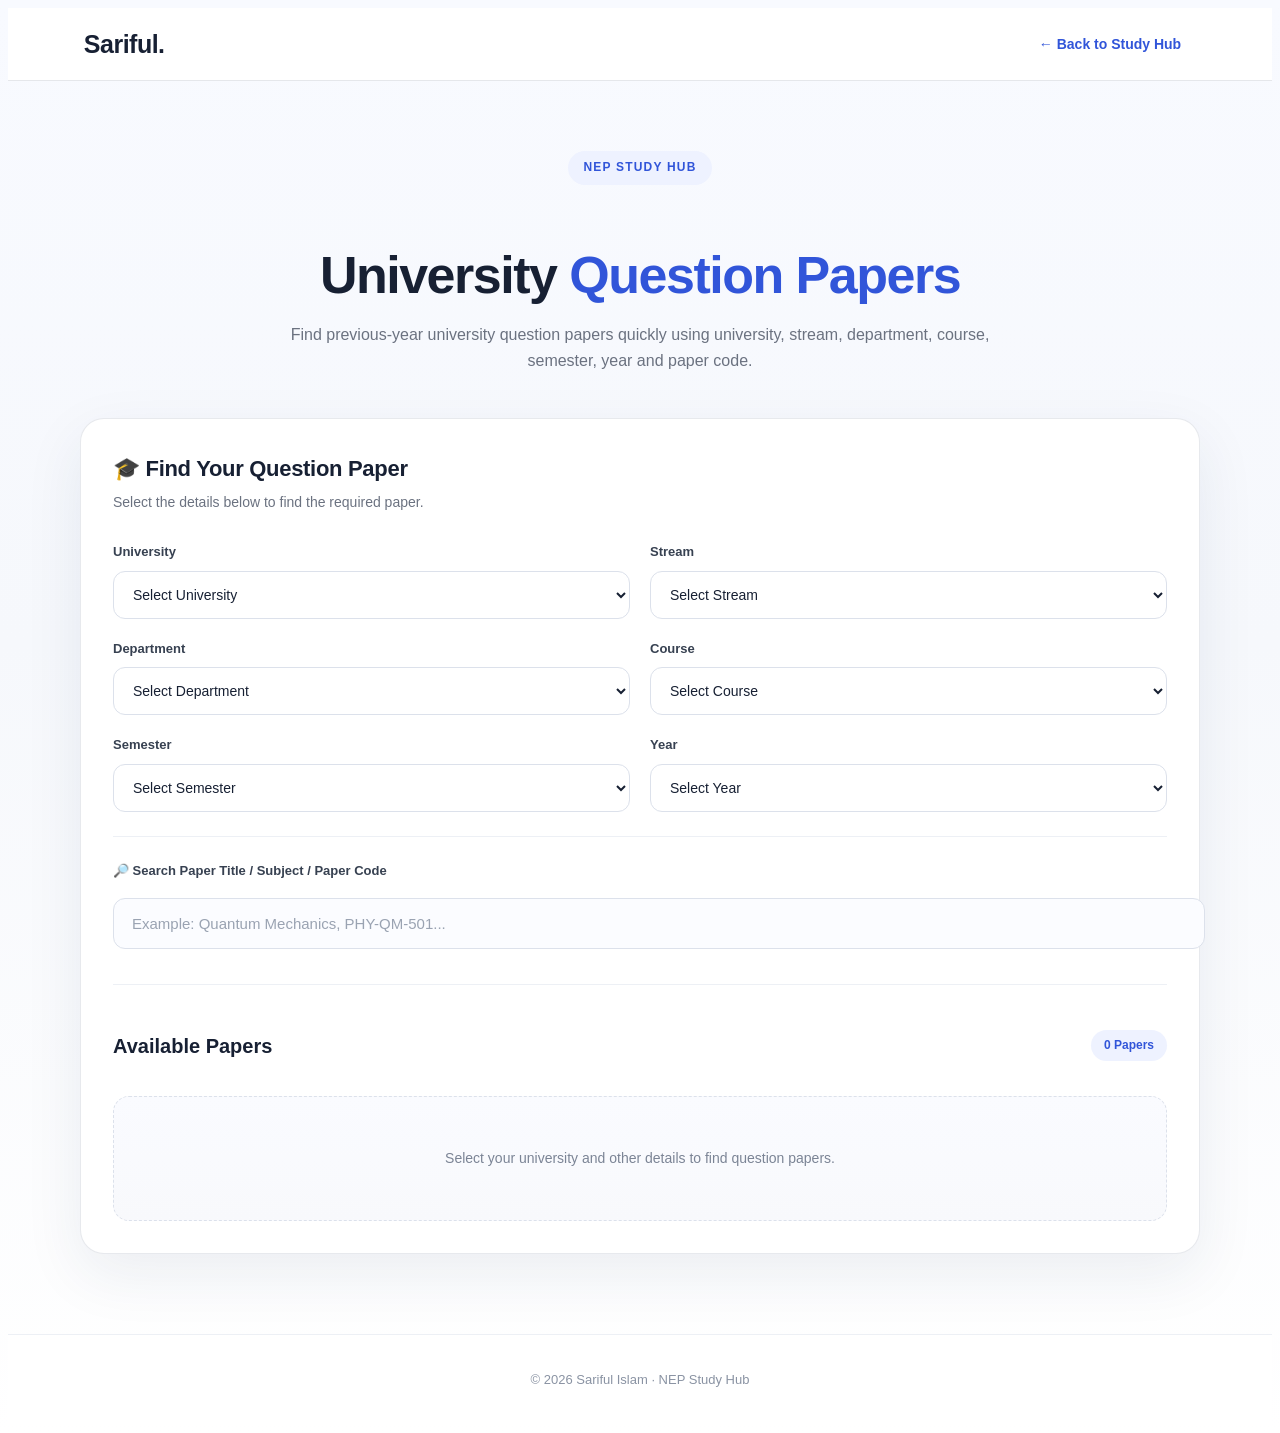
<file: university.html>
<!DOCTYPE html>
<html lang="en">
<head>
<meta charset="UTF-8">
<meta name="viewport" content="width=device-width, initial-scale=1.0">

<title>University Question Papers | NEP Study Hub</title>

<style>
<style>

*{
    box-sizing:border-box;
    margin:0;
    padding:0;
}

:root{
    --primary:#3155d9;
    --primary-dark:#2443b5;
    --text:#172033;
    --muted:#6b7280;
    --border:#e5e7eb;
    --bg:#f6f8fc;
    --white:#ffffff;
}

body{
    font-family:
        Inter,
        Arial,
        Helvetica,
        sans-serif;

    background:
        linear-gradient(
            180deg,
            #f8faff 0%,
            #f6f8fc 45%,
            #ffffff 100%
        );

    color:var(--text);
    line-height:1.6;
    min-height:100vh;
}


/* =========================
   HEADER
========================= */

header{
    position:sticky;
    top:0;
    z-index:100;

    background:rgba(255,255,255,.94);
    backdrop-filter:blur(12px);

    border-bottom:1px solid var(--border);

    padding:16px 6%;

    display:flex;
    justify-content:space-between;
    align-items:center;
}

.logo{
    font-size:25px;
    font-weight:850;
    letter-spacing:-.5px;
    color:var(--text);
}

.back{
    text-decoration:none;
    color:var(--primary);
    font-size:14px;
    font-weight:700;

    padding:9px 15px;
    border-radius:10px;

    transition:.2s;
}

.back:hover{
    background:#eef2ff;
}


/* =========================
   HERO
========================= */

.hero{
    text-align:center;

    max-width:900px;
    margin:auto;

    padding:70px 20px 45px;
}

.badge{
    display:inline-flex;
    align-items:center;

    background:#eef2ff;
    color:var(--primary);

    padding:7px 15px;

    border-radius:30px;

    font-size:12px;
    font-weight:800;

    letter-spacing:1.2px;

    margin-bottom:18px;
}

.hero h1{
    font-size:clamp(34px,5vw,52px);

    line-height:1.12;

    letter-spacing:-1.5px;

    margin-bottom:18px;
}

.hero h1 span{
    color:var(--primary);
}

.hero p{
    max-width:700px;
    margin:auto;

    color:var(--muted);

    font-size:16px;
}


/* =========================
   MAIN CONTAINER
========================= */

.container{
    max-width:1120px;

    margin:0 auto 80px;

    padding:0 20px;
}


/* =========================
   MAIN PANEL
========================= */

.panel{
    background:var(--white);

    border:1px solid rgba(229,231,235,.9);

    border-radius:24px;

    padding:32px;

    box-shadow:
        0 20px 60px rgba(31,45,85,.08);
}

.panel-title{
    font-size:22px;
    font-weight:800;

    letter-spacing:-.3px;

    margin-bottom:5px;
}

.panel-subtitle{
    color:var(--muted);

    font-size:14px;

    margin-bottom:28px;
}


/* =========================
   FILTER GRID
========================= */

.grid{
    display:grid;

    grid-template-columns:
        repeat(2,minmax(0,1fr));

    gap:20px;
}

.field label,
.search-box label{
    display:block;

    font-size:13px;

    font-weight:800;

    color:#374151;

    margin-bottom:8px;
}


/* =========================
   INPUTS
========================= */

select,
input{
    width:100%;

    padding:14px 15px;

    border:1px solid #dce1eb;

    border-radius:12px;

    background:#fff;

    color:var(--text);

    font-size:14px;

    outline:none;

    transition:
        border-color .2s,
        box-shadow .2s,
        transform .2s;
}

select{
    cursor:pointer;
}

select:hover,
input:hover{
    border-color:#b9c3d6;
}

select:focus,
input:focus{
    border-color:var(--primary);

    box-shadow:
        0 0 0 4px rgba(49,85,217,.10);
}


/* =========================
   SEARCH
========================= */

.search-box{
    margin-top:24px;

    padding-top:24px;

    border-top:1px solid #edf0f5;
}

.search-box input{
    margin-top:8px;

    padding:16px 18px;

    font-size:15px;

    background:#fbfcff;
}

.search-box input::placeholder{
    color:#9aa3b2;
}


/* =========================
   RESULTS
========================= */

.results{
    margin-top:35px;

    padding-top:28px;

    border-top:1px solid #edf0f5;
}

.results-header{
    display:flex;

    justify-content:space-between;

    align-items:center;

    gap:15px;

    margin-bottom:18px;
}

.results-header h2{
    font-size:20px;

    font-weight:800;
}

.count{
    background:#eef2ff;

    color:var(--primary);

    padding:6px 13px;

    border-radius:20px;

    font-size:12px;

    font-weight:800;

    white-space:nowrap;
}


/* =========================
   PAPER CARD
========================= */

.paper{
    background:#fff;

    border:1px solid #e5e8ef;

    border-radius:16px;

    padding:20px;

    margin-bottom:13px;

    display:flex;

    justify-content:space-between;

    align-items:center;

    gap:20px;

    transition:
        transform .2s,
        box-shadow .2s,
        border-color .2s;
}

.paper:hover{
    transform:translateY(-2px);

    border-color:#cbd4ed;

    box-shadow:
        0 10px 30px rgba(31,45,85,.08);
}

.paper-info{
    min-width:0;
}

.paper-info h3{
    font-size:17px;

    font-weight:800;

    margin-bottom:5px;
}

.paper-info p{
    color:var(--muted);

    font-size:13px;

    margin-bottom:7px;
}

.code{
    display:inline-block;

    background:#f3f5f9;

    color:#4b5563;

    padding:4px 9px;

    border-radius:6px;

    font-size:11px;

    font-weight:800;
}


/* =========================
   VIEW BUTTON
========================= */

.view-btn{
    display:inline-flex;

    align-items:center;

    justify-content:center;

    text-decoration:none;

    background:var(--primary);

    color:#fff;

    padding:11px 17px;

    border-radius:10px;

    font-size:13px;

    font-weight:800;

    white-space:nowrap;

    transition:
        background .2s,
        transform .2s,
        box-shadow .2s;
}

.view-btn:hover{
    background:var(--primary-dark);

    transform:translateY(-1px);

    box-shadow:
        0 6px 18px rgba(49,85,217,.22);
}


/* =========================
   EMPTY STATE
========================= */

.empty{
    text-align:center;

    padding:50px 20px;

    color:#7b8495;

    background:
        linear-gradient(
            180deg,
            #fafbff,
            #f8f9fc
        );

    border:1px dashed #dce1eb;

    border-radius:16px;

    font-size:14px;
}


/* =========================
   FOOTER
========================= */

footer{
    text-align:center;

    padding:35px 15px;

    color:#8a93a3;

    font-size:13px;

    border-top:1px solid #edf0f5;

    background:#fff;
}


/* =========================
   MOBILE
========================= */

@media(max-width:700px){

    header{
        padding:14px 5%;
    }

    .logo{
        font-size:22px;
    }

    .back{
        font-size:12px;

        padding:8px 10px;
    }

    .hero{
        padding:
            50px 18px
            35px;
    }

    .hero h1{
        font-size:34px;
    }

    .hero p{
        font-size:14px;
    }

    .container{
        padding:0 12px;

        margin-bottom:50px;
    }

    .panel{
        padding:20px 16px;

        border-radius:19px;
    }

    .grid{
        grid-template-columns:1fr;

        gap:16px;
    }

    .results-header{
        align-items:flex-start;
    }

    .paper{
        flex-direction:column;

        align-items:flex-start;

        padding:18px;
    }

    .view-btn{
        width:100%;
    }

}


/* =========================
   VERY SMALL SCREEN
========================= */

@media(max-width:420px){

    .hero h1{
        font-size:29px;
    }

    .panel-title{
        font-size:19px;
    }

    .results-header h2{
        font-size:18px;
    }

}

</style>
</style>
</head>

<body>

<header>
    <div class="logo">Sariful.</div>

    <a href="study-hub.html" class="back">
        ← Back to Study Hub
    </a>
</header>

<section class="hero">

    <div class="badge">NEP STUDY HUB</div>

    <h1>
        University <span>Question Papers</span>
    </h1>

    <p>
        Find previous-year university question papers
        quickly using university, stream, department,
        course, semester, year and paper code.
    </p>

</section>

<main class="container">

<div class="panel">

    <div class="panel-title">
        🎓 Find Your Question Paper
    </div>

    <div class="panel-subtitle">
        Select the details below to find the required paper.
    </div>

    <div class="grid">

        <div class="field">
            <label>University</label>
<select id="university">
    <option value="">Select University</option>

    <option value="Assam University">Assam University</option>
    <option value="Tezpur University">Tezpur University</option>
    <option value="Gauhati University">Gauhati University</option>
    <option value="Dibrugarh University">Dibrugarh University</option>
    <option value="Cotton University">Cotton University</option>
    <option value="Bodoland University">Bodoland University</option>
    <option value="Assam Science and Technology University">Assam Science and Technology University</option>
    <option value="Assam Agricultural University">Assam Agricultural University</option>
    <option value="Krishna Kanta Handiqui State Open University">Krishna Kanta Handiqui State Open University</option>
    <option value="Kumar Bhaskar Varma Sanskrit and Ancient Studies University">Kumar Bhaskar Varma Sanskrit and Ancient Studies University</option>
    <option value="Assam Women's University">Assam Women's University</option>
    <option value="Majuli University of Culture">Majuli University of Culture</option>
    <option value="Madhabdev University">Madhabdev University</option>
    <option value="Bhattadev University">Bhattadev University</option>
    <option value="Rabindranath Tagore University">Rabindranath Tagore University</option>
    <option value="Assam Rajiv Gandhi University of Cooperative Management">Assam Rajiv Gandhi University of Cooperative Management</option>
    <option value="Assam Don Bosco University">Assam Don Bosco University</option>
    <option value="Royal Global University">Royal Global University</option>
    <option value="Kaziranga University">Kaziranga University</option>
    <option value="Down Town University">Down Town University</option>
    <option value="Mahapurusha Srimanta Sankaradeva Viswavidyalaya">Mahapurusha Srimanta Sankaradeva Viswavidyalaya</option>
    <option value="Krishnaguru Adhyatmik Visvavidyalaya">Krishnaguru Adhyatmik Visvavidyalaya</option>
</select>
            
        </div>


        <div class="field">
            <label>Stream</label>

            <select id="stream">
                <option value="">Select Stream</option>
                <option value="Science">Science</option>
                <option value="Arts">Arts</option>
                <option value="Commerce">Commerce</option>
            </select>
        </div>


        <div class="field">
            <label>Department</label>

            <select id="department">
                <option value="">Select Department</option>
                
            </select>
        </div>


        <div class="field">
            <label>Course</label>

          <select id="course">
    <option value="">Select Course</option>
</select>  
        </div>


        <div class="field">
            <label>Semester</label>

            <select id="semester">
                <option value="">Select Semester</option>
                <option>1st Semester</option>
                <option>2nd Semester</option>
                <option>3rd Semester</option>
                <option>4th Semester</option>
                <option>5th Semester</option>
                <option>6th Semester</option>
                <option>7th Semester</option>
<option>8th Semester</option>
            </select>
        </div>


        <div class="field">
            <label>Year</label>

            <select id="year">
                <option value="">Select Year</option>
                <option>2026</option>
                <option>2025</option>
                <option>2024</option>
                <option>2023</option>
            </select>
        </div>

    </div>


    <div class="search-box">

        <label>
            🔎 Search Paper Title / Subject / Paper Code
        </label>

        <input
            type="text"
            id="paperSearch"
            placeholder="Example: Quantum Mechanics, PHY-QM-501..."
        >

    </div>


    <div class="results">

        <div class="results-header">

            <h2>Available Papers</h2>

            <span class="count" id="paperCount">
                0 Papers
            </span>

        </div>

        <div id="paperResults">

            <div class="empty">
                Select your university and other details
                to find question papers.
            </div>

        </div>

    </div>

</div>

</main>


<footer>
    © 2026 Sariful Islam · NEP Study Hub
</footer>


<script>

const papers = [

    {
        university:"Bodoland University",
        stream:"Science",
        department:"Physics",
        course:"B.Sc",
        semester:"1st Semester",
        year:"2025",
        subject:"Physics",
        code:"PHY-101",
        title:"Physics-I",
        pdf:"#"
    },

    {
        university:"Bodoland University",
        stream:"Science",
        department:"Physics",
        course:"B.Sc",
        semester:"2nd Semester",
        year:"2025",
        subject:"Physics",
        code:"PHY-201",
        title:"Physics-II",
        pdf:"#"
    },

    {
        university:"Bodoland University",
        stream:"Science",
        department:"Physics",
        course:"B.Sc",
        semester:"3rd Semester",
        year:"2024",
        subject:"Electromagnetic Theory",
        code:"PHY-301",
        title:"Electromagnetic Theory",
        pdf:"#"
    },

    {
        university:"Bodoland University",
        stream:"Science",
        department:"Physics",
        course:"B.Sc",
        semester:"4th Semester",
        year:"2024",
        subject:"Wave and Optics",
        code:"PHY-401",
        title:"Wave and Optics",
        pdf:"#"
    },

    {
        university:"Bodoland University",
        stream:"Science",
        department:"Physics",
        course:"B.Sc",
        semester:"5th Semester",
        year:"2025",
        subject:"Quantum Mechanics",
        code:"PHY-QM-501",
        title:"Quantum Mechanics",
        pdf:"#"
    },

    {
        university:"Bodoland University",
        stream:"Science",
        department:"Physics",
        course:"B.Sc",
        semester:"6th Semester",
        year:"2026",
        subject:"Nuclear and Particle Physics",
        code:"PHY-NP-601",
        title:"Nuclear and Particle Physics",
        pdf:"#"
    },

    {
        university:"Bodoland University",
        stream:"Science",
        department:"Chemistry",
        course:"B.Sc",
        semester:"1st Semester",
        year:"2025",
        subject:"Chemistry",
        code:"CHE-101",
        title:"Chemistry-I",
        pdf:"#"
    },

    {
        university:"Bodoland University",
        stream:"Science",
        department:"Mathematics",
        course:"B.Sc",
        semester:"1st Semester",
        year:"2025",
        subject:"Mathematics",
        code:"MAT-101",
        title:"Mathematics-I",
        pdf:"#"
    }

];


const university =
document.getElementById("university");

const stream =
document.getElementById("stream");

const department =
document.getElementById("department");

const course =
document.getElementById("course");

const semester =
document.getElementById("semester");

const year =
document.getElementById("year");

const search =
document.getElementById("paperSearch");

const results =
document.getElementById("paperResults");

const count =
document.getElementById("paperCount");


function showPapers(){

    const selectedUniversity =
        university.value.toLowerCase();

    const selectedStream =
        stream.value.toLowerCase();

    const selectedDepartment =
        department.value.toLowerCase();

    const selectedCourse =
        course.value.toLowerCase();

    const selectedSemester =
        semester.value.toLowerCase();

    const selectedYear =
        year.value.toLowerCase();

    const searchText =
        search.value.toLowerCase().trim();


    const filtered = papers.filter(paper => {

        const matchesUniversity =
            !selectedUniversity ||
            paper.university.toLowerCase()
            === selectedUniversity;

        const matchesStream =
            !selectedStream ||
            paper.stream.toLowerCase()
            === selectedStream;

        const matchesDepartment =
            !selectedDepartment ||
            paper.department.toLowerCase()
            === selectedDepartment;

        const matchesCourse =
            !selectedCourse ||
            paper.course.toLowerCase()
            === selectedCourse;

        const matchesSemester =
            !selectedSemester ||
            paper.semester.toLowerCase()
            === selectedSemester;

        const matchesYear =
            !selectedYear ||
            paper.year.toLowerCase()
            === selectedYear;

        const matchesSearch =
            !searchText ||
            paper.title.toLowerCase()
            .includes(searchText) ||

            paper.subject.toLowerCase()
            .includes(searchText) ||

            paper.code.toLowerCase()
            .includes(searchText);


        return (
            matchesUniversity &&
            matchesStream &&
            matchesDepartment &&
            matchesCourse &&
            matchesSemester &&
            matchesYear &&
            matchesSearch
        );

    });


    count.textContent =
        filtered.length + " Papers";


    if(filtered.length === 0){

        results.innerHTML = `
            <div class="empty">
                No question paper found.
                <br>
                Try changing your filters or search.
            </div>
        `;

        return;
    }


    results.innerHTML = filtered.map(paper => `

        <div class="paper">

            <div class="paper-info">

                <h3>
                    ${paper.title}
                </h3>

                <p>
                    ${paper.university}
                    · ${paper.course}
                    · ${paper.semester}
                </p>

                <span class="code">
                    ${paper.code}
                </span>

            </div>


            <a
                href="${paper.pdf}"
                class="view-btn"
                onclick="return checkPDF('${paper.pdf}')"
            >
                📄 View Paper
            </a>

        </div>

    `).join("");

}


function checkPDF(pdf){

    if(pdf === "#"){

        alert(
            "PDF will be added soon."
        );

        return false;
    }

    return true;
}


university.addEventListener("change",showPapers);
stream.addEventListener("change",showPapers);
department.addEventListener("change",showPapers);
course.addEventListener("change",showPapers);
semester.addEventListener("change",showPapers);
year.addEventListener("change",showPapers);
search.addEventListener("input",showPapers);
university.addEventListener("change",showPapers);
stream.addEventListener("change",showPapers);
department.addEventListener("change",showPapers);
course.addEventListener("change",showPapers);
semester.addEventListener("change",showPapers);
year.addEventListener("change",showPapers);
search.addEventListener("input",showPapers);
const departments = {

    Science: [
        "Physics",
        "Chemistry",
        "Mathematics",
        "Botany",
        "Zoology",
        "Computer Science",
        "Statistics",
        "Geology",
        "Geography",
        "Environmental Science"
    ],

    Arts: [
        "English",
        "Assamese",
        "Bengali",
        "Hindi",
        "History",
        "Political Science",
        "Economics",
        "Education",
        "Philosophy",
        "Sociology",
        "Geography",
        "Psychology",
        "Anthropology"
    ],

    Commerce: [
        "Accountancy",
        "Finance",
        "Management",
        "Marketing",
        "Business Administration",
        "Economics"
    ]

};

stream.addEventListener("change", function(){

    department.innerHTML =
        '<option value="">Select Department</option>';

    const selectedStream = stream.value;

    if(departments[selectedStream]){

        departments[selectedStream].forEach(function(dept){

            const option = document.createElement("option");

            option.value = dept;
            option.textContent = dept;

            department.appendChild(option);

        });

    }

});

const courses = {

    Science: [
        "B.Sc",
        "M.Sc"
    ],

    Arts: [
        "B.A",
        "M.A"
    ],

    Commerce: [
        "B.Com",
        "M.Com"
    ]

};

stream.addEventListener("change", function(){

    course.innerHTML =
        '<option value="">Select Course</option>';

    const selectedStream = stream.value;

    if(courses[selectedStream]){

        courses[selectedStream].forEach(function(item){

            const option =
                document.createElement("option");

            option.value = item;
            option.textContent = item;

            course.appendChild(option);

        });

    }

});    
</script>

</body>
</html>
</file>
<file: css/style.css>
/* =========================================
   SARIFUL ISLAM — OFFICIAL WEBSITE
   PREMIUM DESIGN SYSTEM
   STEP 1: FOUNDATION
========================================= */

* {
    margin: 0;
    padding: 0;
    box-sizing: border-box;
}

html {
    scroll-behavior: smooth;
}

body {
    font-family: Arial, Helvetica, sans-serif;
    background: #0b1120;
    color: #f8fafc;
    line-height: 1.6;
    overflow-x: hidden;
}

a {
    color: inherit;
    text-decoration: none;
}

button,
a {
    -webkit-tap-highlight-color: transparent;
}

::selection {
    background: #38bdf8;
    color: #0b1120;
}
/* =========================================
   STEP 2 — PREMIUM NAVIGATION
========================================= */

.navbar {
    position: sticky;
    top: 0;
    z-index: 1000;

    width: 100%;
    min-height: 72px;
    padding: 0 6%;

    display: flex;
    align-items: center;
    justify-content: space-between;

    background: rgba(11, 17, 32, 0.82);
    backdrop-filter: blur(18px);
    -webkit-backdrop-filter: blur(18px);

    border-bottom: 1px solid rgba(255, 255, 255, 0.08);
}

.logo {
    font-size: 25px;
    font-weight: 800;
    letter-spacing: -0.5px;
}

.logo span {
    color: #38bdf8;
}

.nav-links {
    display: flex;
    align-items: center;
    gap: 8px;
}

.nav-links a {
    position: relative;

    padding: 10px 14px;

    color: #cbd5e1;
    font-size: 15px;
    font-weight: 600;

    transition: color 0.3s ease;
}

.nav-links a::after {
    content: "";

    position: absolute;
    left: 14px;
    right: 14px;
    bottom: 3px;

    height: 2px;

    background: #38bdf8;

    transform: scaleX(0);
    transform-origin: center;

    transition: transform 0.3s ease;
}

.nav-links a:hover {
    color: #ffffff;
}

.nav-links a:hover::after {
    transform: scaleX(1);
}

.menu-btn {
    display: none;

    border: none;
    background: transparent;

    color: #ffffff;
    font-size: 28px;

    cursor: pointer;
}
/* =========================================
   STEP 3B — PREMIUM HERO
========================================= */

.hero {
    position: relative;
    min-height: calc(100vh - 72px);
    padding: 100px 8% 80px;

    display: flex;
    align-items: center;
    justify-content: center;

    text-align: center;
    overflow: hidden;

    background:
        radial-gradient(circle at 20% 30%, rgba(37, 99, 235, 0.22), transparent 35%),
        radial-gradient(circle at 80% 70%, rgba(56, 189, 248, 0.16), transparent 35%);
}

.hero::before {
    content: "";

    position: absolute;
    width: 500px;
    height: 500px;

    top: -180px;
    right: -150px;

    border-radius: 50%;

    background: rgba(37, 99, 235, 0.12);
    filter: blur(80px);

    pointer-events: none;
}

.hero::after {
    content: "";

    position: absolute;
    width: 400px;
    height: 400px;

    bottom: -200px;
    left: -150px;

    border-radius: 50%;

    background: rgba(56, 189, 248, 0.10);
    filter: blur(80px);

    pointer-events: none;
}

.hero-content {
    position: relative;
    z-index: 2;

    max-width: 900px;
}

.hero-label {
    display: inline-block;

    margin-bottom: 22px;
    padding: 8px 16px;

    border: 1px solid rgba(56, 189, 248, 0.3);
    border-radius: 50px;

    background: rgba(56, 189, 248, 0.08);

    color: #38bdf8;
    font-size: 13px;
    font-weight: 700;
    letter-spacing: 2px;
}

.hero h1 {
    margin-bottom: 12px;

    font-size: clamp(55px, 9vw, 105px);
    line-height: 0.95;
    letter-spacing: -4px;
    font-weight: 900;

    background: linear-gradient(
        90deg,
        #ffffff,
        #bae6fd,
        #38bdf8
    );

    -webkit-background-clip: text;
    -webkit-text-fill-color: transparent;
    background-clip: text;
}

.hero h2 {
    margin-bottom: 25px;

    color: #cbd5e1;
    font-size: clamp(20px, 3vw, 30px);
    font-weight: 500;
}

.hero h2 span {
    color: #38bdf8;
    margin: 0 8px;
}

.hero-description {
    max-width: 680px;
    margin: 0 auto 35px;

    color: #94a3b8;
    font-size: 18px;
    line-height: 1.8;
}

.hero-buttons {
    display: flex;
    justify-content: center;
    align-items: center;
    gap: 15px;
    flex-wrap: wrap;
}

.hero-btn {
    display: inline-flex;
    align-items: center;
    justify-content: center;

    min-width: 180px;
    padding: 14px 24px;

    border-radius: 12px;

    font-size: 15px;
    font-weight: 700;

    transition:
        transform 0.3s ease,
        box-shadow 0.3s ease,
        background 0.3s ease;
}

.primary-btn {
    background: #2563eb;
    color: #ffffff;

    box-shadow: 0 10px 30px rgba(37, 99, 235, 0.3);
}

.primary-btn:hover {
    transform: translateY(-4px);
    background: #3b82f6;

    box-shadow: 0 15px 35px rgba(37, 99, 235, 0.45);
}

.secondary-btn {
    border: 1px solid rgba(255, 255, 255, 0.15);

    background: rgba(255, 255, 255, 0.05);
    color: #e2e8f0;

    backdrop-filter: blur(10px);
}

.secondary-btn:hover {
    transform: translateY(-4px);

    background: rgba(255, 255, 255, 0.10);
    border-color: rgba(56, 189, 248, 0.4);
}

.hero-scroll {
    position: absolute;

    bottom: 25px;
    left: 50%;
    transform: translateX(-50%);

    display: flex;
    flex-direction: column;
    align-items: center;

    color: #64748b;

    font-size: 11px;
    letter-spacing: 1.5px;
    text-transform: uppercase;
}

.scroll-line {
    width: 1px;
    height: 35px;

    margin-top: 8px;

    background: linear-gradient(
        to bottom,
        #38bdf8,
        transparent
    );
}
@media (max-width: 768px) {

    .hero {
        min-height: calc(100vh - 72px);
        padding: 80px 20px 100px;
    }

    .hero h1 {
        letter-spacing: -2px;
    }

    .hero-description {
        font-size: 16px;
    }

    .hero-buttons {
        flex-direction: column;
        width: 100%;
    }

    .hero-btn {
        width: 100%;
        max-width: 320px;
    }

    .hero-scroll {
        display: none;
    }
}
/* =========================================
   STEP 4B — PREMIUM ABOUT SECTION
========================================= */

.about-section {
    max-width: 1200px;
    margin: 0 auto;
    padding: 120px 6%;
}

.section-heading {
    max-width: 700px;
    margin-bottom: 70px;
}

.section-label {
    margin-bottom: 15px;
    color: #38bdf8;
    font-size: 13px;
    font-weight: 800;
    letter-spacing: 3px;
}

.section-heading h2 {
    margin-bottom: 20px;
    font-size: clamp(42px, 6vw, 70px);
    line-height: 1.05;
    letter-spacing: -2px;
}

.section-heading h2 span {
    color: #38bdf8;
}

.section-intro {
    color: #94a3b8;
    font-size: 18px;
    line-height: 1.8;
}

.about-grid {
    display: grid;
    grid-template-columns: 0.9fr 1.1fr;
    gap: 70px;
    align-items: center;
}

.about-image {
    position: relative;
}

.about-image::before {
    content: "";
    position: absolute;
    inset: -15px;
    border: 1px solid rgba(56, 189, 248, 0.25);
    border-radius: 30px;
    transform: rotate(-4deg);
}

.about-image img {
    position: relative;
    z-index: 1;

    display: block;
    width: 100%;
    max-width: 420px;
    aspect-ratio: 1 / 1;
    object-fit: cover;

    border-radius: 28px;

    border: 1px solid rgba(255, 255, 255, 0.12);

    box-shadow: 0 25px 70px rgba(0, 0, 0, 0.45);
}

.about-content {
    max-width: 650px;
}

.about-greeting {
    margin-bottom: 10px;
    color: #38bdf8;
    font-weight: 700;
}

.about-content h3 {
    margin-bottom: 25px;
    font-size: clamp(28px, 4vw, 42px);
    line-height: 1.15;
}

.about-content > p:not(.about-greeting) {
    margin-bottom: 18px;
    color: #94a3b8;
    font-size: 17px;
    line-height: 1.9;
}

.about-stats {
    display: flex;
    gap: 15px;
    margin-top: 35px;
    flex-wrap: wrap;
}

.stat {
    min-width: 130px;
    padding: 18px;

    border: 1px solid rgba(255, 255, 255, 0.08);
    border-radius: 16px;

    background: rgba(255, 255, 255, 0.04);
}

.stat strong {
    display: block;
    margin-bottom: 5px;

    color: #38bdf8;
    font-size: 25px;
}

.stat span {
    color: #cbd5e1;
    font-size: 14px;
}

/* Mobile */

@media (max-width: 768px) {

    .about-section {
        padding: 90px 20px;
    }

    .section-heading {
        margin-bottom: 50px;
    }

    .about-grid {
        grid-template-columns: 1fr;
        gap: 50px;
    }

    .about-image img {
        margin: 0 auto;
    }

    .about-content {
        text-align: center;
    }

    .about-stats {
        justify-content: center;
    }
}
/* =========================================
   STEP 5B — PREMIUM BOOKS SECTION
========================================= */

.books-section {
    max-width: 1200px;
    margin: 0 auto;
    padding: 120px 6%;
}

.books-grid {
    display: grid;
    grid-template-columns: repeat(2, 1fr);
    gap: 30px;
}

.book-card {
    display: grid;
    grid-template-columns: 180px 1fr;
    gap: 30px;
    align-items: center;

    padding: 25px;

    border: 1px solid rgba(255, 255, 255, 0.08);
    border-radius: 24px;

    background: rgba(255, 255, 255, 0.04);

    transition:
        transform 0.35s ease,
        border-color 0.35s ease,
        background 0.35s ease;
}

.book-card:hover {
    transform: translateY(-8px);

    border-color: rgba(56, 189, 248, 0.35);
    background: rgba(255, 255, 255, 0.07);
}

.book-cover {
    min-height: 260px;

    display: flex;
    align-items: center;
    justify-content: center;

    padding: 25px;

    border-radius: 12px;

    background:
        linear-gradient(
            145deg,
            #172554,
            #2563eb,
            #0f172a
        );

    box-shadow:
        15px 20px 35px rgba(0, 0, 0, 0.35);
}

.book-cover-alt {
    background:
        linear-gradient(
            145deg,
            #0f172a,
            #164e63,
            #0891b2
        );
}

.book-cover-content {
    text-align: center;
}

.book-cover-content p {
    margin-bottom: 25px;

    color: #bae6fd;

    font-size: 10px;
    font-weight: 800;
    letter-spacing: 2px;
}

.book-cover-content h3 {
    margin-bottom: 25px;

    color: #ffffff;

    font-size: 25px;
    line-height: 1.15;
}

.book-cover-content span {
    color: #cbd5e1;
    font-size: 12px;
}

.book-info {
    min-width: 0;
}

.book-status {
    margin-bottom: 10px;

    color: #38bdf8;

    font-size: 11px;
    font-weight: 800;
    letter-spacing: 1.5px;
}

.book-info h3 {
    margin-bottom: 15px;

    color: #f8fafc;

    font-size: 25px;
}

.book-info > p:not(.book-status) {
    margin-bottom: 20px;

    color: #94a3b8;

    font-size: 15px;
    line-height: 1.7;
}

.book-link {
    display: inline-block;

    color: #38bdf8;

    font-size: 14px;
    font-weight: 700;

    transition: transform 0.3s ease;
}

.book-link:hover {
    transform: translateX(6px);
}

/* Mobile */

@media (max-width: 900px) {

    .books-grid {
        grid-template-columns: 1fr;
    }
}

@media (max-width: 600px) {

    .books-section {
        padding: 90px 20px;
    }

    .book-card {
        grid-template-columns: 1fr;
    }

    .book-cover {
        min-height: 300px;
        max-width: 220px;
        width: 100%;
        margin: auto;
    }
}
<!-- =========================================
     STEP 6 — RESEARCH SECTION
========================================= -->

<section class="research-section" id="research">

    <div class="section-heading">
        <p class="section-label">RESEARCH</p>

        <h2>
            Questions worth
            <span>exploring.</span>
        </h2>

        <p class="section-intro">
            Research, ideas, and academic work focused on
            culture, society, education, technology, and
            the world around us.
        </p>
    </div>

    <div class="research-grid">

        <article class="research-card">

            <div class="research-number">01</div>

            <div class="research-content">

                <p class="research-type">
                    RESEARCH PROJECT
                </p>

                <h3>
                    Digitalization and Preservation
                    of Indigenous Cultural Identity
                    in Bodoland
                </h3>

                <p>
                    Exploring the challenges and opportunities
                    created by rapid digitalization and its impact
                    on indigenous culture, history, traditions,
                    and community identity.
                </p>

                <div class="research-tags">
                    <span>Culture</span>
                    <span>Digitalization</span>
                    <span>Bodoland</span>
                </div>

                <a href="#" class="research-link">
                    View Research →
                </a>

            </div>

        </article>


        <article class="research-card">

            <div class="research-number">02</div>

            <div class="research-content">

                <p class="research-type">
                    FUTURE RESEARCH
                </p>

                <h3>
                    Education, Technology
                    &amp; Social Change
                </h3>

                <p>
                    An upcoming research area exploring how
                    technology and changing educational systems
                    influence young people and society.
                </p>

                <div class="research-tags">
                    <span>Education</span>
                    <span>Technology</span>
                    <span>Society</span>
                </div>

                <a href="#" class="research-link">
                    Coming Soon →
                </a>

            </div>

        </article>

    </div>

</section>
/* =========================================
   STEP 7B — PREMIUM ARTICLES SECTION
========================================= */

.articles-section {
    max-width: 1200px;
    margin: 0 auto;
    padding: 120px 6%;
}

.articles-grid {
    display: grid;
    grid-template-columns: repeat(3, 1fr);
    gap: 22px;
}

.article-card {
    position: relative;
    padding: 32px;

    min-height: 310px;

    display: flex;
    flex-direction: column;

    border: 1px solid rgba(255, 255, 255, 0.08);
    border-radius: 22px;

    background: rgba(255, 255, 255, 0.035);

    transition:
        transform 0.35s ease,
        border-color 0.35s ease,
        background 0.35s ease;
}

.article-card:hover {
    transform: translateY(-8px);

    border-color: rgba(56, 189, 248, 0.3);
    background: rgba(255, 255, 255, 0.06);
}

.article-meta {
    display: flex;
    justify-content: space-between;

    margin-bottom: 45px;

    color: #64748b;

    font-size: 11px;
    font-weight: 800;
    letter-spacing: 1.5px;
}

.article-meta span:first-child {
    color: rgba(56, 189, 248, 0.6);
    font-size: 22px;
}

.article-card h3 {
    margin-bottom: 16px;

    color: #f8fafc;

    font-size: 24px;
    line-height: 1.25;
}

.article-card > p {
    margin-bottom: 25px;

    color: #94a3b8;

    font-size: 14px;
    line-height: 1.8;
}

.article-link {
    margin-top: auto;

    color: #38bdf8;

    font-size: 14px;
    font-weight: 700;

    transition: transform 0.3s ease;
}

.article-link:hover {
    transform: translateX(6px);
}

.articles-more {
    display: flex;
    justify-content: center;

    margin-top: 50px;
}

/* Tablet */

@media (max-width: 900px) {

    .articles-grid {
        grid-template-columns: repeat(2, 1fr);
    }
}

/* Mobile */

@media (max-width: 600px) {

    .articles-section {
        padding: 90px 20px;
    }

    .articles-grid {
        grid-template-columns: 1fr;
    }

    .article-card {
        min-height: 280px;
    }
}

/* =========================================
   EXPERTISE SECTION
========================================= */

.expertise-section{
    padding:100px 8%;
    background:#ffffff;
}

.expertise-grid{
    display:grid;
    grid-template-columns:repeat(auto-fit,minmax(250px,1fr));
    gap:25px;
    margin-top:50px;
}

.expertise-card{
    background:#fff;
    border:1px solid #e5e7eb;
    border-radius:24px;
    padding:30px;
    transition:0.3s;
    box-shadow:0 8px 25px rgba(0,0,0,0.05);
}

.expertise-card:hover{
    transform:translateY(-8px);
    box-shadow:0 15px 40px rgba(0,0,0,0.08);
}

.expertise-number{
    font-size:14px;
    color:#6b7280;
    font-weight:700;
    margin-bottom:15px;
}

.expertise-icon{
    font-size:35px;
    margin-bottom:18px;
}

.expertise-card h3{
    font-size:22px;
    margin-bottom:12px;
    color:#172033;
}

.expertise-card p{
    color:#6b7280;
    line-height:1.7;
    font-size:15px;
}

/* =========================================
   PREMIUM STATISTICS SECTION
========================================= */

.stats-section{
    padding:90px 8%;
    background:#f8f9fc;
    border-top:1px solid #e5e7eb;
    border-bottom:1px solid #e5e7eb;
}

.stats-intro{
    max-width:650px;
    margin:0 auto 50px;
    text-align:center;
}

.stats-intro h2{
    font-size:clamp(30px,4vw,44px);
    line-height:1.2;
    letter-spacing:-1px;
    margin-top:10px;
    color:#172033;
}

.stats-intro h2 span{
    color:#3155d9;
}

.stats-grid{
    max-width:1100px;
    margin:auto;

    display:grid;
    grid-template-columns:repeat(4,1fr);

    border:1px solid #e1e5ed;
    border-radius:22px;
    overflow:hidden;
    background:#fff;
}

.stat-item{
    padding:38px 25px;
    text-align:center;
    border-right:1px solid #e5e7eb;
    transition:.25s;
}

.stat-item:last-child{
    border-right:none;
}

.stat-item:hover{
    background:#f8faff;
}

.stat-item strong{
    display:block;
    font-size:42px;
    line-height:1;
    font-weight:850;
    color:#3155d9;
    margin-bottom:12px;
}

.stat-item span{
    display:block;
    color:#687386;
    font-size:14px;
    font-weight:600;
}


/* Mobile */

@media(max-width:800px){

    .stats-grid{
        grid-template-columns:repeat(2,1fr);
    }

    .stat-item:nth-child(2){
        border-right:none;
    }

    .stat-item:nth-child(1),
    .stat-item:nth-child(2){
        border-bottom:1px solid #e5e7eb;
    }

}

@media(max-width:480px){

    .stats-section{
        padding:70px 20px;
    }

    .stats-grid{
        grid-template-columns:1fr;
    }

    .stat-item{
        border-right:none;
        border-bottom:1px solid #e5e7eb;
    }

    .stat-item:last-child{
        border-bottom:none;
    }

}
/* =========================================
   PREMIUM MY BOOKS
========================================= */

.books-section{
    padding:110px 8%;
    background:#ffffff;
}

.books-grid{
    max-width:1150px;
    margin:55px auto 0;

    display:grid;
    grid-template-columns:repeat(2,1fr);
    gap:32px;
}


/* BOOK CARD */

.book-card{
    display:grid;
    grid-template-columns:210px 1fr;

    background:#ffffff;

    border:1px solid #e1e5ed;
    border-radius:24px;

    overflow:hidden;

    box-shadow:0 12px 35px rgba(20,30,60,.07);

    transition:
        transform .3s ease,
        box-shadow .3s ease,
        border-color .3s ease;
}

.book-card:hover{
    transform:translateY(-8px);

    box-shadow:
        0 22px 50px rgba(20,30,60,.13);

    border-color:#3155d9;
}


/* BOOK COVER */

.book-cover{
    position:relative;

    min-height:330px;

    display:flex;
    align-items:center;
    justify-content:center;

    padding:25px;

    background:
        linear-gradient(
            145deg,
            #101a38,
            #243c91
        );

    color:white;

    overflow:hidden;
}

.book-cover-alt{
    background:
        linear-gradient(
            145deg,
            #172033,
            #3155d9
        );
}

.book-cover::before{
    content:"";

    position:absolute;

    width:170px;
    height:170px;

    border:1px solid rgba(255,255,255,.15);

    border-radius:50%;

    top:-65px;
    right:-65px;
}

.book-cover::after{
    content:"";

    position:absolute;

    width:120px;
    height:120px;

    border:1px solid rgba(255,255,255,.10);

    border-radius:50%;

    bottom:-55px;
    left:-45px;
}


/* COVER CONTENT */

.book-cover-content{
    position:relative;
    z-index:2;

    width:100%;

    text-align:center;
}

.book-cover-content p{
    font-size:10px;
    font-weight:800;

    letter-spacing:2px;

    margin-bottom:22px;

    opacity:.75;
}

.book-cover-content h3{
    font-size:25px;
    line-height:1.2;

    font-weight:800;

    letter-spacing:-.5px;

    margin-bottom:20px;
}

.book-cover-content span{
    font-size:12px;

    opacity:.8;

    letter-spacing:1px;
}

.book-divider{
    width:45px;
    height:2px;

    background:#ffffff;

    margin:0 auto 18px;

    opacity:.65;
}

.book-cover-number{
    position:absolute;

    right:16px;
    bottom:13px;

    font-size:12px;
    font-weight:800;

    opacity:.45;
}


/* BOOK INFO */

.book-info{
    padding:30px 28px;

    display:flex;
    flex-direction:column;
}

.book-top{
    display:flex;
    justify-content:space-between;
    align-items:center;

    gap:10px;

    margin-bottom:15px;
}

.book-status{
    margin:0;

    color:#3155d9;

    font-size:11px;
    font-weight:800;

    letter-spacing:1.2px;
}

.book-year{
    color:#8992a3;

    font-size:12px;
    font-weight:700;
}

.book-info h3{
    color:#172033;

    font-size:24px;
    line-height:1.25;

    margin-bottom:14px;

    letter-spacing:-.4px;
}

.book-description{
    color:#687386;

    font-size:14px;

    line-height:1.75;

    margin-bottom:20px;
}


/* TAGS */

.book-tags{
    display:flex;
    flex-wrap:wrap;

    gap:7px;

    margin-bottom:25px;
}

.book-tags span{
    background:#f0f3ff;

    color:#3155d9;

    border-radius:20px;

    padding:5px 10px;

    font-size:11px;

    font-weight:700;
}


/* BOTTOM */

.book-bottom{
    margin-top:auto;

    padding-top:18px;

    border-top:1px solid #edf0f5;

    display:flex;

    align-items:center;
    justify-content:space-between;

    gap:12px;
}

.book-type{
    color:#8a93a3;

    font-size:12px;

    font-weight:600;
}

.book-link{
    color:#3155d9;

    text-decoration:none;

    font-size:13px;

    font-weight:800;

    transition:.2s;
}

.book-link:hover{
    color:#172d8e;

    transform:translateX(3px);
}


/* BOOKS FOOTER */

.books-footer{
    max-width:1150px;

    margin:45px auto 0;

    text-align:center;
}

.books-footer-line{
    width:45px;
    height:2px;

    background:#3155d9;

    margin:0 auto 15px;
}

.books-footer p{
    color:#8a93a3;

    font-size:13px;

    margin:0;
}


/* =========================================
   MOBILE RESPONSIVE
========================================= */

@media(max-width:900px){

    .books-grid{
        grid-template-columns:1fr;
    }

}

@media(max-width:600px){

    .books-section{
        padding:75px 20px;
    }

    .books-grid{
        margin-top:40px;
        gap:22px;
    }

    .book-card{
        grid-template-columns:1fr;
    }

    .book-cover{
        min-height:360px;
    }

    .book-info{
        padding:25px 22px;
    }

    .book-info h3{
        font-size:21px;
    }

    .book-description{
        font-size:14px;
    }

}

@media(max-width:400px){

    .book-cover{
        min-height:320px;
    }

    .book-cover-content h3{
        font-size:22px;
    }

}
/* =========================================
   CURRENT RESEARCH — PREMIUM
========================================= */

.research-section{
    padding:110px 8%;
    background:#f7f8fc;
}

.research-feature{
    max-width:1150px;
    margin:55px auto 0;

    display:grid;
    grid-template-columns:110px 1fr;

    background:#ffffff;

    border:1px solid #e1e5ed;
    border-radius:28px;

    overflow:hidden;

    box-shadow:0 14px 40px rgba(20,30,60,.07);

    transition:.3s ease;
}

.research-feature:hover{
    transform:translateY(-6px);

    border-color:#3155d9;

    box-shadow:0 22px 55px rgba(20,30,60,.11);
}

.research-feature-number{
    display:flex;
    align-items:flex-start;
    justify-content:center;

    padding-top:35px;

    background:#172033;
    color:#ffffff;

    font-size:18px;
    font-weight:800;
}

.research-feature-content{
    padding:40px 45px;
}

.research-type{
    margin:0 0 14px;

    color:#3155d9;

    font-size:11px;
    font-weight:800;

    letter-spacing:1.5px;
}

.research-feature-content h3{
    max-width:850px;

    margin:0 0 18px;

    color:#172033;

    font-size:30px;
    line-height:1.25;

    letter-spacing:-.6px;
}

.research-description{
    max-width:850px;

    margin:0 0 25px;

    color:#687386;

    font-size:15px;
    line-height:1.8;
}

.research-tags{
    display:flex;
    flex-wrap:wrap;

    gap:8px;

    margin-bottom:28px;
}

.research-tags span{
    padding:6px 12px;

    border-radius:20px;

    background:#eef2ff;
    color:#3155d9;

    font-size:11px;
    font-weight:700;
}

.research-status{
    display:flex;
    align-items:center;

    gap:9px;

    padding-top:18px;

    border-top:1px solid #edf0f5;

    color:#6f7888;

    font-size:12px;
    font-weight:700;
}

.status-dot{
    width:8px;
    height:8px;

    border-radius:50%;

    background:#3155d9;

    box-shadow:0 0 0 4px rgba(49,85,217,.10);
}


/* =========================================
   MOBILE
========================================= */

@media(max-width:700px){

    .research-section{
        padding:75px 20px;
    }

    .research-feature{
        grid-template-columns:1fr;
        margin-top:40px;
    }

    .research-feature-number{
        justify-content:flex-start;

        padding:16px 22px;

        font-size:14px;
    }

    .research-feature-content{
        padding:28px 22px;
    }

    .research-feature-content h3{
        font-size:23px;
    }

    .research-description{
        font-size:14px;
    }

}
/* =========================================
   PREMIUM ARTICLES SECTION
========================================= */

.articles-section{
    padding:110px 8%;
    background:#ffffff;
}

.articles-grid{
    max-width:1000px;
    margin:55px auto 0;
}

.article-card{
    background:#172033;
    color:#ffffff;

    border-radius:26px;
    padding:40px;

    box-shadow:0 15px 45px rgba(20,30,60,.12);

    transition:.3s ease;
}

.article-card:hover{
    transform:translateY(-7px);
    box-shadow:0 25px 60px rgba(20,30,60,.18);
}

.article-meta{
    display:flex;
    justify-content:space-between;
    align-items:center;

    margin-bottom:28px;
}

.article-number{
    font-size:14px;
    font-weight:800;
    color:#8f9ac0;
}

.article-type{
    color:#8fa4ff;
    font-size:11px;
    font-weight:800;
    letter-spacing:1.4px;
}

.article-content h3{
    font-size:34px;
    line-height:1.2;
    margin-bottom:18px;
    letter-spacing:-.6px;
}

.article-content p{
    max-width:780px;

    color:#c4cad8;
    font-size:15px;
    line-height:1.8;

    margin-bottom:25px;
}

.article-tags{
    display:flex;
    flex-wrap:wrap;
    gap:8px;
    margin-bottom:30px;
}

.article-tags span{
    padding:6px 12px;
    border-radius:20px;

    background:rgba(255,255,255,.08);
    color:#dbe1f2;

    font-size:11px;
    font-weight:700;
}

.article-bottom{
    padding-top:20px;

    border-top:1px solid rgba(255,255,255,.12);

    display:flex;
    justify-content:space-between;
    align-items:center;
    gap:15px;
}

.article-bottom > span{
    color:#929bb0;
    font-size:12px;
}

.article-link{
    color:#ffffff;
    text-decoration:none;

    font-size:13px;
    font-weight:800;

    transition:.2s;
}

.article-link:hover{
    color:#8fa4ff;
    transform:translateX(3px);
}

.articles-more{
    max-width:1000px;
    margin:30px auto 0;

    text-align:center;
}

.articles-more p{
    color:#858e9f;
    font-size:13px;
    margin-bottom:18px;
}


/* =========================================
   MOBILE
========================================= */

@media(max-width:600px){

    .articles-section{
        padding:75px 20px;
    }

    .articles-grid{
        margin-top:40px;
    }

    .article-card{
        padding:27px 22px;
        border-radius:21px;
    }

    .article-content h3{
        font-size:27px;
    }

    .article-content p{
        font-size:14px;
    }

    .article-bottom{
        align-items:flex-start;
        flex-direction:column;
    }

}
/* =========================================
   PREMIUM CONTACT SECTION
========================================= */

.contact-section{
    padding:110px 8%;
    background:#172033;
    color:#ffffff;
}

.contact-heading{
    max-width:760px;
    margin:0 auto 55px;
    text-align:center;
}

.contact-heading .section-label{
    color:#8fa4ff;
}

.contact-heading h2{
    margin:12px 0 18px;

    font-size:clamp(32px,4vw,48px);
    line-height:1.15;
    letter-spacing:-1px;
}

.contact-heading h2 span{
    color:#8fa4ff;
}

.contact-heading > p:last-child{
    max-width:650px;
    margin:auto;

    color:#b8c0d1;
    font-size:15px;
    line-height:1.8;
}


/* CONTACT CARDS */

.contact-grid{
    max-width:1050px;
    margin:auto;

    display:grid;
    grid-template-columns:repeat(3,1fr);
    gap:18px;
}

.contact-card{
    position:relative;

    display:flex;
    align-items:flex-start;

    gap:16px;

    padding:27px 24px;

    text-decoration:none;
    color:#ffffff;

    background:rgba(255,255,255,.055);

    border:1px solid rgba(255,255,255,.10);

    border-radius:20px;

    transition:
        transform .3s ease,
        background .3s ease,
        border-color .3s ease;
}

.contact-card:hover{
    transform:translateY(-6px);

    background:rgba(255,255,255,.09);

    border-color:#506bea;
}

.contact-icon{
    width:44px;
    height:44px;

    flex:0 0 44px;

    display:flex;
    align-items:center;
    justify-content:center;

    border-radius:13px;

    background:#3155d9;

    color:#ffffff;

    font-size:20px;
    font-weight:800;
}

.contact-type{
    display:block;

    margin-bottom:5px;

    color:#8fa4ff;

    font-size:10px;
    font-weight:800;

    letter-spacing:1.5px;
}

.contact-card h3{
    margin:0 25px 7px 0;

    font-size:15px;
    line-height:1.4;

    word-break:break-word;
}

.contact-card p{
    margin:0;

    color:#9fa8ba;

    font-size:12px;
    line-height:1.6;
}

.contact-arrow{
    position:absolute;

    top:22px;
    right:20px;

    color:#8fa4ff;

    font-size:18px;

    transition:.25s;
}

.contact-card:hover .contact-arrow{
    transform:translate(3px,-3px);
}


/* FOOTER LINE */

.contact-footer{
    max-width:1050px;

    margin:40px auto 0;

    padding-top:20px;

    border-top:1px solid rgba(255,255,255,.10);

    display:flex;
    justify-content:space-between;

    gap:20px;

    color:#858fa5;

    font-size:12px;
}


/* =========================================
   MOBILE
========================================= */

@media(max-width:850px){

    .contact-grid{
        grid-template-columns:1fr;
        max-width:600px;
    }

}

@media(max-width:600px){

    .contact-section{
        padding:75px 20px;
    }

    .contact-heading{
        margin-bottom:40px;
    }

    .contact-card{
        padding:23px 20px;
    }

    .contact-footer{
        flex-direction:column;
        text-align:center;
        gap:8px;
    }

}
/* =========================================
   PREMIUM FOOTER
========================================= */

.site-footer{
    background:#10182d;
    color:#ffffff;
    padding:70px 8% 25px;
}

.footer-main{
    max-width:1150px;
    margin:0 auto;

    display:grid;
    grid-template-columns:2fr 1fr 1fr 1fr;
    gap:50px;
    padding-bottom:50px;
}

.footer-brand{
    max-width:350px;
}

.footer-logo{
    display:inline-block;

    color:#ffffff;
    text-decoration:none;

    font-size:30px;
    font-weight:800;
    letter-spacing:-1px;

    margin-bottom:18px;
}

.footer-logo span{
    color:#5d76e8;
}

.footer-brand p{
    color:#9ca6bb;

    font-size:13px;
    line-height:1.8;

    margin:0;
}

.footer-column{
    display:flex;
    flex-direction:column;
    align-items:flex-start;
}

.footer-column h4{
    color:#ffffff;

    font-size:13px;
    font-weight:800;

    margin:5px 0 18px;

    letter-spacing:.5px;
}

.footer-column a{
    color:#929db3;

    text-decoration:none;

    font-size:13px;

    margin-bottom:11px;

    transition:.2s ease;
}

.footer-column a:hover{
    color:#8fa4ff;
    transform:translateX(3px);
}

.footer-bottom{
    max-width:1150px;

    margin:0 auto;

    padding-top:22px;

    border-top:1px solid rgba(255,255,255,.09);

    display:flex;
    justify-content:space-between;
    align-items:center;

    gap:20px;
}

.footer-bottom p{
    margin:0;

    color:#737e95;

    font-size:11px;
}


/* =========================================
   MOBILE FOOTER
========================================= */

@media(max-width:800px){

    .site-footer{
        padding:60px 20px 22px;
    }

    .footer-main{
        grid-template-columns:1fr 1fr;
        gap:35px 25px;
    }

    .footer-brand{
        grid-column:1 / -1;
        max-width:600px;
    }

}

@media(max-width:500px){

    .footer-main{
        grid-template-columns:1fr;
        gap:28px;
    }

    .footer-brand{
        grid-column:auto;
    }

    .footer-bottom{
        flex-direction:column;
        text-align:center;
        gap:8px;
    }

}
/* =========================================
   PREMIUM NAVIGATION
========================================= */

.navbar{
    position:sticky;
    top:0;
    z-index:1000;

    width:100%;

    background:rgba(255,255,255,.94);

    border-bottom:1px solid #e8ebf2;

    backdrop-filter:blur(14px);
    -webkit-backdrop-filter:blur(14px);
}

.nav-container{
    max-width:1250px;

    min-height:76px;

    margin:auto;
    padding:0 30px;

    display:flex;
    align-items:center;
    justify-content:space-between;
}


/* LOGO */

.navbar .logo{
    color:#172033;

    text-decoration:none;

    font-size:25px;
    font-weight:850;

    letter-spacing:-.8px;

    flex-shrink:0;
}

.navbar .logo span{
    color:#3155d9;
}


/* NAV LINKS */

.nav-links{
    display:flex;
    align-items:center;

    gap:5px;
}

.nav-links a{
    position:relative;

    padding:10px 12px;

    color:#5f697b;

    text-decoration:none;

    font-size:13px;
    font-weight:700;

    border-radius:9px;

    transition:
        color .2s ease,
        background .2s ease;
}

.nav-links a:hover{
    color:#3155d9;
    background:#f1f4ff;
}


/* ACTIVE-LIKE UNDERLINE */

.nav-links a::after{
    content:"";

    position:absolute;

    left:12px;
    right:12px;
    bottom:4px;

    height:2px;

    background:#3155d9;

    border-radius:10px;

    transform:scaleX(0);

    transform-origin:center;

    transition:transform .2s ease;
}

.nav-links a:hover::after{
    transform:scaleX(1);
}


/* STUDY HUB */

.nav-links .study-link{
    color:#ffffff;

    background:#3155d9;

    padding:10px 15px;

    margin-left:4px;
}

.nav-links .study-link:hover{
    color:#ffffff;

    background:#263fae;
}

.nav-links .study-link::after{
    display:none;
}


/* MOBILE BUTTON */

.menu-btn{
    display:none;

    border:0;

    background:#f1f4ff;

    color:#172033;

    width:42px;
    height:42px;

    border-radius:11px;

    font-size:20px;

    cursor:pointer;
}


/* =========================================
   TABLET
========================================= */

@media(max-width:1000px){

    .nav-container{
        padding:0 20px;
    }

    .nav-links{
        gap:0;
    }

    .nav-links a{
        padding:9px 8px;
        font-size:12px;
    }

    .nav-links .study-link{
        padding:9px 11px;
    }

}


/* =========================================
   MOBILE
========================================= */

@media(max-width:760px){

    .nav-container{
        min-height:68px;
        padding:0 18px;
    }

    .menu-btn{
        display:flex;

        align-items:center;
        justify-content:center;
    }

    .nav-links{
        position:absolute;

        top:68px;
        left:15px;
        right:15px;

        display:none;

        flex-direction:column;
        align-items:stretch;

        padding:10px;

        background:#ffffff;

        border:1px solid #e5e8ef;

        border-radius:16px;

        box-shadow:0 18px 40px rgba(20,30,60,.13);
    }

    .nav-links.open{
        display:flex;
    }

    .nav-links a{
        width:100%;

        padding:13px 14px;

        font-size:14px;
    }

    .nav-links a::after{
        display:none;
    }

    .nav-links .study-link{
        margin:3px 0 0;
        text-align:center;
    }

}
/* =========================================
   ABOUT PAGE — PREMIUM HERO
========================================= */

.about-hero{
    max-width:1150px;
    margin:0 auto;
    padding:90px 30px;

    display:grid;
    grid-template-columns:1.15fr .85fr;
    align-items:center;
    gap:70px;
}

.about-hero-content{
    max-width:650px;
}

.about-hero h1{
    margin:10px 0 10px;

    font-size:clamp(42px,6vw,68px);
    line-height:1.05;
    letter-spacing:-2px;

    color:#172033;
}

.about-hero h1 span{
    color:#3155d9;
}

.about-hero h2{
    margin:0 0 20px;

    font-size:20px;
    font-weight:700;

    color:#566176;
}

.about-hero-text{
    max-width:600px;

    color:#687386;

    font-size:16px;
    line-height:1.85;
}

.about-hero-buttons{
    display:flex;
    flex-wrap:wrap;
    gap:12px;

    margin-top:30px;
}

.about-btn{
    display:inline-flex;
    align-items:center;
    justify-content:center;

    padding:12px 18px;

    border-radius:10px;

    text-decoration:none;

    font-size:13px;
    font-weight:800;

    transition:.25s ease;
}

.about-btn.primary{
    color:#ffffff;
    background:#3155d9;
}

.about-btn.primary:hover{
    background:#263fae;
    transform:translateY(-2px);
}

.about-btn.secondary{
    color:#3155d9;

    background:#eef2ff;

    border:1px solid #dce3ff;
}

.about-btn.secondary:hover{
    background:#e4e9ff;
    transform:translateY(-2px);
}

.about-hero-image{
    display:flex;
    justify-content:center;
}

.about-hero-image img{
    width:min(100%,360px);
    aspect-ratio:4/5;

    object-fit:cover;

    border-radius:26px;

    box-shadow:0 25px 60px rgba(20,30,60,.15);
}


/* =========================================
   ABOUT PAGE — GENERAL SECTIONS
========================================= */

.journey-section,
.achievements-section,
.certificates-section,
.beyond-section{
    padding:95px 8%;
}

.journey-section,
.certificates-section{
    background:#f7f8fc;
}

.section-heading{
    max-width:760px;
    margin:0 auto 50px;

    text-align:center;
}

.section-label{
    margin:0 0 10px;

    color:#3155d9;

    font-size:11px;
    font-weight:850;

    letter-spacing:1.8px;
}

.section-heading h2{
    margin:0 0 17px;

    color:#172033;

    font-size:clamp(32px,4vw,48px);
    line-height:1.15;

    letter-spacing:-1px;
}

.section-heading h2 span{
    color:#3155d9;
}

.section-intro{
    max-width:650px;
    margin:auto;

    color:#737d8e;

    font-size:15px;
    line-height:1.8;
}


/* =========================================
   MY JOURNEY
========================================= */

.journey-timeline{
    max-width:900px;
    margin:auto;

    position:relative;
}

.journey-timeline::before{
    content:"";

    position:absolute;

    left:115px;
    top:10px;
    bottom:10px;

    width:2px;

    background:#dce2f1;
}

.journey-item{
    position:relative;

    display:grid;
    grid-template-columns:90px 1fr;

    gap:55px;

    margin-bottom:35px;
}

.journey-item:last-child{
    margin-bottom:0;
}

.journey-year{
    position:relative;
    z-index:2;

    padding-top:3px;

    color:#3155d9;

    font-size:11px;
    font-weight:850;

    letter-spacing:1px;

    text-align:right;
}

.journey-content{
    position:relative;

    padding:22px 25px;

    background:#ffffff;

    border:1px solid #e5e8f0;

    border-radius:17px;

    box-shadow:0 8px 25px rgba(20,30,60,.05);
}

.journey-content::before{
    content:"";

    position:absolute;

    left:-64px;
    top:26px;

    width:11px;
    height:11px;

    background:#3155d9;

    border:4px solid #f7f8fc;

    border-radius:50%;
}

.journey-content h3{
    margin:0 0 8px;

    color:#172033;

    font-size:18px;
}

.journey-content p{
    margin:0;

    color:#737d8e;

    font-size:13px;
    line-height:1.75;
}


/* =========================================
   ACHIEVEMENTS
========================================= */

.achievements-grid{
    max-width:1050px;
    margin:auto;

    display:grid;
    grid-template-columns:repeat(3,1fr);

    gap:20px;
}

.achievement-card{
    padding:28px;

    background:#ffffff;

    border:1px solid #e3e7ef;

    border-radius:20px;

    box-shadow:0 10px 30px rgba(20,30,60,.06);

    transition:.3s ease;
}

.achievement-card:hover{
    transform:translateY(-6px);

    border-color:#cfd8ff;

    box-shadow:0 18px 40px rgba(20,30,60,.10);
}

.achievement-icon{
    width:48px;
    height:48px;

    display:flex;
    align-items:center;
    justify-content:center;

    margin-bottom:20px;

    background:#eef2ff;

    border-radius:14px;

    font-size:21px;
}

.achievement-type{
    color:#3155d9;

    font-size:10px;
    font-weight:850;

    letter-spacing:1.3px;
}

.achievement-content h3{
    margin:8px 0 10px;

    color:#172033;

    font-size:18px;
    line-height:1.35;
}

.achievement-content p{
    margin:0;

    color:#737d8e;

    font-size:13px;
    line-height:1.75;
}

.achievement-year{
    display:inline-block;

    margin-top:18px;

    padding:5px 9px;

    background:#f1f3f8;

    color:#687386;

    border-radius:7px;

    font-size:10px;
    font-weight:800;
}


/* =========================================
   CERTIFICATES
========================================= */

.certificates-grid{
    max-width:1050px;
    margin:auto;

    display:grid;
    grid-template-columns:repeat(3,1fr);

    gap:20px;
}

.certificate-card{
    overflow:hidden;

    background:#ffffff;

    border:1px solid #e3e7ef;

    border-radius:18px;

    box-shadow:0 10px 30px rgba(20,30,60,.06);

    transition:.3s ease;
}

.certificate-card:hover{
    transform:translateY(-5px);

    box-shadow:0 18px 40px rgba(20,30,60,.10);
}

.certificate-image{
    height:220px;

    background:#eef1f7;

    overflow:hidden;
}

.certificate-image img{
    width:100%;
    height:100%;

    display:block;

    object-fit:cover;
}

.certificate-placeholder{
    display:flex;
    align-items:center;
    justify-content:center;

    color:#8a94a7;

    font-size:11px;
    font-weight:850;

    letter-spacing:1px;
}

.certificate-info{
    padding:22px;
}

.certificate-info > span{
    color:#3155d9;

    font-size:10px;
    font-weight:850;

    letter-spacing:1px;
}

.certificate-info h3{
    margin:8px 0;

    color:#172033;

    font-size:17px;
}

.certificate-info p{
    margin:0 0 14px;

    color:#737d8e;

    font-size:12px;
    line-height:1.65;
}

.certificate-info a{
    color:#3155d9;

    text-decoration:none;

    font-size:12px;
    font-weight:800;
}

.certificate-info a:hover{
    text-decoration:underline;
}

.certificates-more{
    max-width:1050px;
    margin:25px auto 0;

    text-align:center;

    color:#8a94a7;

    font-size:12px;
}


/* =========================================
   BEYOND ACADEMICS
========================================= */

.beyond-grid{
    max-width:1050px;
    margin:auto;

    display:grid;
    grid-template-columns:repeat(4,1fr);

    gap:18px;
}

.beyond-card{
    padding:27px 22px;

    background:#ffffff;

    border:1px solid #e3e7ef;

    border-radius:18px;

    transition:.3s ease;
}

.beyond-card:hover{
    transform:translateY(-5px);

    border-color:#cfd8ff;
}

.beyond-number{
    margin-bottom:22px;

    color:#3155d9;

    font-size:11px;
    font-weight:850;

    letter-spacing:1px;
}

.beyond-card h3{
    margin:0 0 9px;

    color:#172033;

    font-size:17px;
}

.beyond-card p{
    margin:0;

    color:#737d8e;

    font-size:12px;
    line-height:1.75;
}


/* =========================================
   ABOUT CONNECT
========================================= */

.about-connect{
    padding:95px 8%;

    background:#172033;

    color:#ffffff;

    text-align:center;
}

.about-connect-content{
    max-width:650px;
    margin:auto;
}

.about-connect .section-label{
    color:#8fa4ff;
}

.about-connect h2{
    margin:10px 0 18px;

    font-size:clamp(32px,4vw,46px);

    line-height:1.15;
}

.about-connect h2 span{
    color:#8fa4ff;
}

.about-connect p:not(.section-label){
    color:#b5bed0;

    font-size:14px;
    line-height:1.8;
}

.about-connect-buttons{
    display:flex;
    justify-content:center;
    flex-wrap:wrap;

    gap:12px;

    margin-top:28px;
}

.about-connect .about-btn.secondary{
    color:#ffffff;

    background:rgba(255,255,255,.08);

    border-color:rgba(255,255,255,.12);
}

.about-connect .about-btn.secondary:hover{
    background:rgba(255,255,255,.14);
}


/* =========================================
   MOBILE
========================================= */

@media(max-width:900px){

    .about-hero{
        grid-template-columns:1fr;

        text-align:center;

        gap:45px;

        padding-top:70px;
    }

    .about-hero-content{
        margin:auto;
    }

    .about-hero-text{
        margin:auto;
    }

    .about-hero-buttons{
        justify-content:center;
    }

    .about-hero-image{
        order:-1;
    }

    .achievements-grid,
    .certificates-grid{
        grid-template-columns:1fr 1fr;
    }

    .beyond-grid{
        grid-template-columns:1fr 1fr;
    }

}

@media(max-width:600px){

    .about-hero{
        padding:55px 20px 70px;
    }

    .about-hero h1{
        letter-spacing:-1.5px;
    }

    .about-hero h2{
        font-size:17px;
    }

    .about-hero-text{
        font-size:14px;
    }

    .about-hero-image img{
        width:270px;
    }

    .journey-section,
    .achievements-section,
    .certificates-section,
    .beyond-section,
    .about-connect{
        padding:70px 20px;
    }

    .journey-timeline::before{
        left:8px;
    }

    .journey-item{
        display:block;

        padding-left:30px;
    }

    .journey-year{
        display:block;

        margin-bottom:10px;

        text-align:left;
    }

    .journey-content::before{
        left:-29px;
        top:22px;

        width:10px;
        height:10px;
    }

    .achievements-grid,
    .certificates-grid,
    .beyond-grid{
        grid-template-columns:1fr;
    }

    .certificate-image{
        height:210px;
    }

    .about-connect-buttons{
        flex-direction:column;
    }

    .about-connect-buttons .about-btn{
        width:100%;
    }

}
</file>
